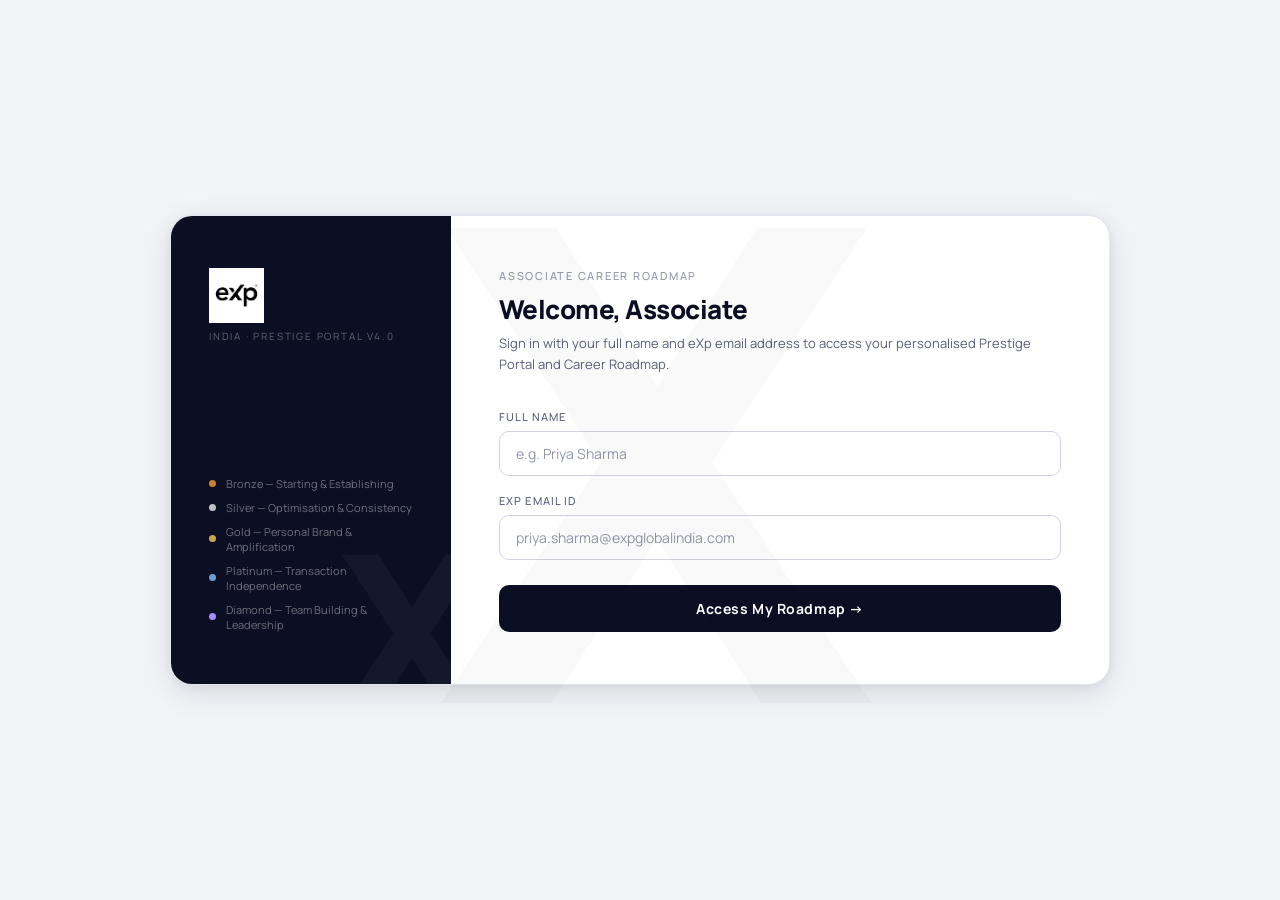
<file: index.html>
<!DOCTYPE html>
<html lang="en">
<head>
<meta charset="UTF-8">
<meta name="viewport" content="width=device-width, initial-scale=1.0">
<title>eXp India — Prestige Portal</title>
<link rel="preconnect" href="https://fonts.googleapis.com">
<link rel="preconnect" href="https://fonts.gstatic.com" crossorigin>
<link href="https://fonts.googleapis.com/css2?family=Manrope:wght@300;400;500;600;700;800&family=Roboto:wght@300;400;500&display=swap" rel="stylesheet">
<link rel="stylesheet" href="styles.css">
</head>
<body>

<div id="print-root"></div>

<!-- LOADING -->
<div id="loading">
  <img src="./logo.png" alt="eXp India Prestige" class="loading-logo"
    onerror="this.style.display='none';this.nextElementSibling.style.display='block'">
  <div class="ld-logo" style="display:none">e<em>X</em>p</div>
  <div class="ld-sub">Loading your roadmap…</div>
</div>

<!-- ═══════════════════════════════ LOGIN ═══════════════════════════════ -->
<div id="login-screen">
  <div class="lw">
    <div class="lb">
      <div>
        <img src="./logo.png" alt="eXp India Prestige" class="lb-logo"
          onerror="this.style.display='none';this.nextElementSibling.style.display='block'">
        <span class="lb-fb">e<em>X</em>p</span>
        <div class="lb-tag">India · Prestige Portal V4.0</div>
      </div>
      <div class="lb-tiers">
        <div class="lbt"><span class="tdot td-b"></span>Bronze — Starting &amp; Establishing</div>
        <div class="lbt"><span class="tdot td-s"></span>Silver — Optimisation &amp; Consistency</div>
        <div class="lbt"><span class="tdot td-g"></span>Gold — Personal Brand &amp; Amplification</div>
        <div class="lbt"><span class="tdot td-p"></span>Platinum — Transaction Independence</div>
        <div class="lbt"><span class="tdot td-d"></span>Diamond — Team Building &amp; Leadership</div>
      </div>
    </div>
    <div class="lf">
      <div class="lf-ey">Associate Career Roadmap</div>
      <div class="lf-h">Welcome, Associate</div>
      <div class="lf-sub">Sign in with your full name and eXp email address to access your personalised Prestige Portal and Career Roadmap.</div>
      <div class="fg"><label>Full Name</label>
        <input type="text" id="inp-name" placeholder="e.g. Priya Sharma" autocomplete="name"></div>
      <div class="fg"><label>eXp Email ID</label>
        <input type="email" id="inp-email" placeholder="priya.sharma@expglobalindia.com" autocomplete="email"></div>
      <button class="btn-login" id="btn-login">Access My Roadmap →</button>
      <div class="login-err" id="login-err">Associate not found. Please check your spelling or contact your Territory Manager.</div>
    </div>
  </div>
</div>

<!-- ═══════════════════════════════ DASHBOARD ═══════════════════════════════ -->
<div id="dashboard">
  <div class="topbar">
    <div class="wrap">
      <div class="topbar-in">
        <div class="topbar-left">
          <img src="./logo.png" alt="eXp India Prestige" class="tb-logo"
            onerror="this.style.display='none';this.nextElementSibling.style.display='block'">
          <span class="tb-fb">e<em>X</em>p</span>
          <div class="tb-div"></div>
          <span class="tb-sub">Prestige Portal</span>
        </div>
        <div class="topbar-right">
          <span id="tb-badge"></span>
          <button class="btn-out" id="btn-logout">Sign out</button>
        </div>
      </div>
    </div>
  </div>

  <!-- ORIENTATION MODE (Eligibility Gate — Block 1) -->
  <div id="orientation-mode" style="display:none">
    <div class="orientation-screen">
      <div class="orientation-card" id="gate-card"></div>
    </div>
  </div>

  <!-- FULL DASHBOARD (post-Launchpad) -->
  <div id="main-dashboard" style="display:none">
    <div class="wrap">

      <div class="demo-notice" id="demo-notice">
        ⚡ Preview mode — demo data. Place <strong>logo.png</strong> alongside this file and open locally to connect to live Google Sheets data.
      </div>

      <!-- IDENTITY CARD -->
      <div class="identity-card a1" id="identity-card">
        <div class="id-left">
          <div class="id-avatar" id="id-avatar">👤</div>
          <div class="id-text">
            <div class="id-eyebrow">Associate Identity</div>
            <div class="id-name" id="id-name">—</div>
            <div class="id-meta" id="id-meta"></div>
            <div id="id-context"></div>
          </div>
        </div>
        <div class="id-right">
          <div class="id-rank-block">
            <div class="id-badge-lbl">Honor Title</div>
            <div id="id-honor"></div>
          </div>
          <div class="id-rank-block">
            <div class="id-badge-lbl">Milestone Badge</div>
            <div id="id-badge-pill"></div>
          </div>
          <div id="id-support-tag"></div>
        </div>
      </div>

      <!-- JOURNEY MAP -->
      <div class="journey-map a2" id="journey-map"></div>

      <!-- CELEBRATION BANNER -->
      <div class="celebrate a3" id="celebrate" style="display:none">
        <div class="cel-text">
          <strong>🏆 Celebrate Your Achievement!</strong>
          <span id="cel-sub">Share your milestone badge on LinkedIn and Instagram.</span>
        </div>
        <button class="btn-cert" id="btn-open-cert">View My Certificate</button>
      </div>

      <!-- YOUR ACTIVE ARSENAL -->
      <div class="arsenal-wrap a3">
        <div class="sec-hdr">
          <div class="sec-title">Your Active Arsenal</div>
          <div class="sec-rule"></div>
          <div class="sec-tag">Rewards you have unlocked</div>
        </div>
        <div class="arsenal-card" id="arsenal-card"></div>
      </div>

      <!-- BRONZE / SILVER MISSION CONTROL — injected dynamically -->
      <div id="bronze-mission-control" style="display:none"></div>

      <!-- MISSION: GOLD+ generic pillar view -->
      <div class="mission-wrap a5" id="mission-section">
        <div class="sec-hdr">
          <div class="sec-title" id="mission-title">Your Next Mission</div>
          <div class="sec-rule"></div>
          <div class="sec-tag" id="mission-tag"></div>
        </div>

        <div id="welcome-banner" style="display:none"></div>

        <div class="kpi-banner" id="kpi-banner">
          <div class="kpi-icon">🎯</div>
          <div class="kpi-body">
            <div class="kpi-title" id="kpi-title">Mission KPIs</div>
            <div class="kpi-list" id="kpi-list"></div>
          </div>
        </div>

        <div class="prog-card" id="std-prog-card">
          <div class="prog-hdr">
            <div class="prog-title" id="prog-title">Mission Progress</div>
            <div class="prog-score"><span id="prog-num">0</span><sup>%</sup></div>
          </div>
          <div class="prog-track"><div class="prog-fill" id="prog-fill" style="width:0%"></div></div>
          <div class="prog-meta">
            <span class="prog-sub" id="prog-sub">Calculating…</span>
            <span class="prog-lbl" id="prog-lbl"></span>
          </div>
        </div>

        <div class="cta-review" id="cta-review" style="display:none">
          <div class="cta-text">
            <strong>🎉 Mission threshold reached!</strong>
            <span>Your profile is over 80% optimised. Request your Milestone Badge upgrade now.</span>
          </div>
          <button class="btn-review" id="btn-review">Request Milestone Review →</button>
        </div>

        <div id="pillars-container" class="a6"></div>
      </div>

      <!-- THE DIAMOND HORIZON — bottom anchor / north star -->
      <div class="horizon-wrap a4">
        <div class="sec-hdr">
          <div class="sec-title">The Diamond Horizon</div>
          <div class="sec-rule"></div>
          <div class="sec-tag">Your ultimate destination on the Prestige Ladder</div>
        </div>
        <div class="horizon-card" id="horizon-card"></div>
      </div>

    </div>
  </div>
</div><!-- /#dashboard -->

<!-- BLOCK 1 — ELIGIBILITY GATE MODAL -->
<dialog id="gate-modal">
  <div class="gm-inner">
    <div class="gm-head">
      <div>
        <div class="gm-title">Submit Missing Deliverables</div>
        <div class="gm-sub">Provide the links below. Our team will verify within 72 hours and unlock your dashboard.</div>
      </div>
      <button class="gm-close" aria-label="Close" onclick="closeGateModal()">✕</button>
    </div>
    <div id="gm-body"></div>
    <div class="gm-divider"></div>
    <div class="gm-footer">
      <button class="btn-gm-cancel" id="btn-gm-cancel">Cancel</button>
      <button class="btn-gm-submit" id="btn-gm-submit">Submit Deliverables →</button>
    </div>
    <div class="gm-err" id="gm-err"></div>
  </div>
</dialog>

<!-- BLOCK 2 — RESOURCE MODAL (Bronze Mission Control) -->
<dialog id="resource-modal">
  <div class="rm-inner">
    <div class="rm-head">
      <div>
        <div class="rm-title" id="rm-title">Resource Hub</div>
        <div class="rm-sub" id="rm-sub">Training materials for this mission</div>
      </div>
      <button class="rm-close" aria-label="Close" id="btn-rm-close">✕</button>
    </div>
    <div class="rm-tabs">
      <button class="rm-tab active" data-tab="watch" id="rm-tab-watch">▶ Watch</button>
      <button class="rm-tab" data-tab="read" id="rm-tab-read">📖 Read</button>
    </div>
    <div class="rm-body" id="rm-body-watch">
      <div class="rm-video-placeholder" id="rm-video-placeholder">
        <div class="rm-play-icon">▶</div>
        <div class="rm-video-title" id="rm-video-title">60-second branding guide</div>
        <div class="rm-video-sub">Video tutorial — drop the real link in to activate</div>
        <a class="rm-video-btn" id="rm-video-link" href="#" target="_blank">Watch on YouTube →</a>
      </div>
    </div>
    <div class="rm-body" id="rm-body-read" style="display:none">
      <div class="rm-guide" id="rm-guide-content"></div>
    </div>
  </div>
</dialog>

<!-- BLOCK 2 — EVIDENCE SUBMISSION MODAL -->
<dialog id="evidence-modal">
  <div class="ev-inner">
    <div class="ev-head">
      <div>
        <div class="ev-title">Submit Evidence</div>
        <div class="ev-sub" id="ev-task-label">Paste the link to your completed task below.</div>
      </div>
      <button class="ev-close" id="ev-close" aria-label="Close">✕</button>
    </div>
    <div class="ev-body">
      <label class="ev-label">Profile / Task URL</label>
      <input class="ev-input" id="ev-url-input" type="url"
        placeholder="https://instagram.com/yourprofile or paste any link…"
        autocomplete="off" spellcheck="false">
      <div class="ev-hint">Our team reviews within 72 hours. You'll be notified on WhatsApp.</div>
    </div>
    <div class="ev-footer">
      <button class="ev-cancel" id="ev-btn-cancel">Cancel</button>
      <button class="ev-submit" id="ev-btn-send">Send for Verification →</button>
    </div>
  </div>
</dialog>

<script src="core.js"></script>
<script src="blocks/block1-gate.js"></script>
<script src="blocks/block2-bronze.js"></script>
<script src="blocks/block3-silver.js"></script>
</body>
</html>
</file>
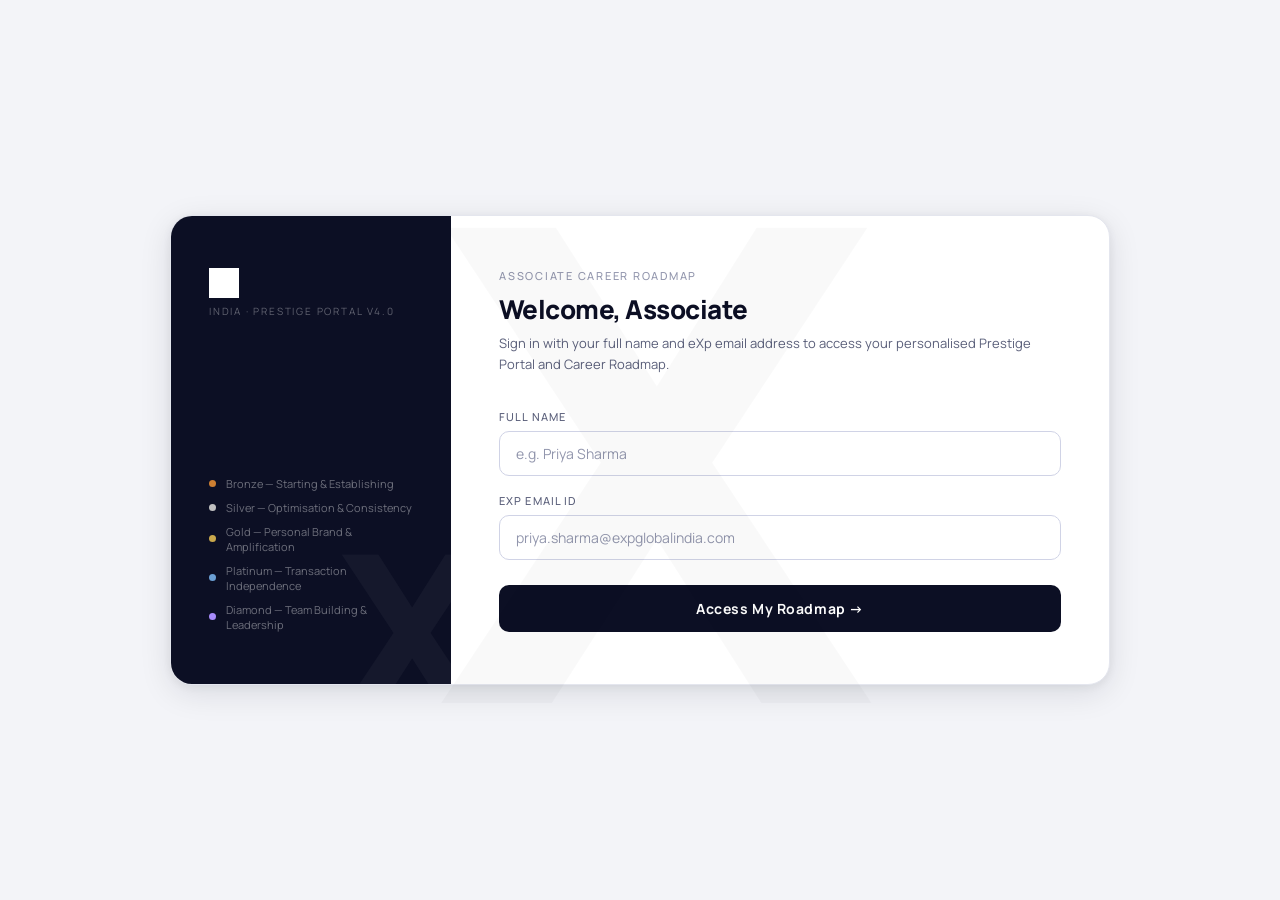
<file: index_backup_working.html>
<!DOCTYPE html>
<html lang="en">
<head>
<meta charset="UTF-8">
<meta name="viewport" content="width=device-width, initial-scale=1.0">
<title>eXp India — Prestige Portal</title>
<link rel="preconnect" href="https://fonts.googleapis.com">
<link rel="preconnect" href="https://fonts.gstatic.com" crossorigin>
<link href="https://fonts.googleapis.com/css2?family=Manrope:wght@300;400;500;600;700;800&family=Roboto:wght@300;400;500&display=swap" rel="stylesheet">
<style>
/* ═══════════════════════════════════════════
   TOKENS
═══════════════════════════════════════════ */
:root {
  --navy:     #0c0f24;
  --navy-mid: #1c2040;
  --navy-lt:  #2d3360;
  --white:    #ffffff;
  --bg:       #f3f4f8;
  --card:     #ffffff;
  --bdr:      #e4e6ee;
  --bdr-mid:  #d0d3e6;
  --t1: #0c0f24; --t2: #5a5f7a; --t3: #9296ad;
  --ok:  #16a34a; --ok-bg:  #f0fdf4; --ok-bdr:  #bbf7d0;
  --err: #dc2626; --err-bg: #fef2f2; --err-bdr: #fecaca;
  --warn:#d97706; --warn-bg:#fffbeb; --warn-bdr:#fde68a;
  --gold:#c9a84c; --gold-bg:#fef9ec; --gold-bdr:#f0d080;
  --sh-xs: 0 1px 3px rgba(12,15,36,.05);
  --sh-sm: 0 2px 8px rgba(12,15,36,.07),0 1px 3px rgba(12,15,36,.04);
  --sh-md: 0 4px 16px rgba(12,15,36,.09),0 1px 4px rgba(12,15,36,.04);
  --sh-lg: 0 8px 32px rgba(12,15,36,.11),0 2px 8px rgba(12,15,36,.06);
  --prog: linear-gradient(90deg,#506caa,#91a3c9);
  --id-glow: none;
}
.premium-theme {
  --prog: linear-gradient(90deg,#c9a84c,#f0d080);
  --id-glow: 0 0 0 1px #e8c94a, 0 8px 32px rgba(201,168,76,.16);
}

/* ═══════════════════════════════════════════
   RESET & BASE
═══════════════════════════════════════════ */
*,*::before,*::after{box-sizing:border-box;margin:0;padding:0}
html{scroll-behavior:smooth}
body{font-family:'Manrope',sans-serif;font-size:14px;font-weight:400;
  background:var(--bg);color:var(--t1);min-height:100vh;-webkit-font-smoothing:antialiased}
body::before{content:'X';position:fixed;top:50%;left:50%;
  transform:translate(-50%,-50%);font-family:'Manrope',sans-serif;font-weight:800;
  font-size:clamp(260px,52vw,660px);color:rgba(12,15,36,.023);
  pointer-events:none;user-select:none;z-index:0;letter-spacing:-.05em;line-height:1}
.wrap{max-width:1100px;margin:0 auto;padding:0 28px;position:relative;z-index:1}

/* ═══════════════════════════════════════════
   LOADING
═══════════════════════════════════════════ */
#loading{position:fixed;inset:0;background:#fff;display:none;
  flex-direction:column;align-items:center;justify-content:center;gap:16px;z-index:9999}
.ld-logo{font-family:'Manrope',sans-serif;font-weight:800;font-size:52px;
  color:var(--navy);letter-spacing:-.04em;animation:breathe 1.6s ease-in-out infinite}
.ld-logo em{font-style:italic;letter-spacing:-.07em}
.ld-sub{font-size:11px;color:var(--t3);letter-spacing:.15em;text-transform:uppercase}
@keyframes breathe{0%,100%{opacity:.3;transform:scale(.95)}50%{opacity:1;transform:scale(1.05)}}

/* ═══════════════════════════════════════════
   LOGIN
═══════════════════════════════════════════ */
#login-screen{min-height:100vh;display:flex;align-items:center;
  justify-content:center;padding:40px 24px}
.lw{display:flex;width:100%;max-width:940px;background:var(--card);
  border:1px solid var(--bdr);border-radius:22px;overflow:hidden;box-shadow:var(--sh-lg)}
.lb{width:280px;flex-shrink:0;background:var(--navy);padding:52px 38px;
  display:flex;flex-direction:column;justify-content:space-between;
  position:relative;overflow:hidden}
.lb::after{content:'X';position:absolute;bottom:-55px;right:-35px;
  font-family:'Manrope',sans-serif;font-weight:800;font-size:220px;
  color:rgba(255,255,255,.04);line-height:1;user-select:none}
.lb-logo{height:30px;width:auto;max-width:180px;object-fit:contain;object-position:left center;filter:brightness(0) invert(1);display:block;flex-shrink:0}
.lb-fb{display:none;font-family:'Manrope',sans-serif;font-weight:800;
  font-size:26px;color:#fff;letter-spacing:-.03em}
.lb-fb em{font-style:italic;letter-spacing:-.07em}
.lb-tag{font-size:10px;color:rgba(255,255,255,.35);letter-spacing:.18em;
  text-transform:uppercase;margin-top:6px}
.lb-tiers{display:flex;flex-direction:column;gap:9px}
.lbt{display:flex;align-items:center;gap:10px;font-size:11px;color:rgba(255,255,255,.4)}
.tdot{width:7px;height:7px;border-radius:50%;flex-shrink:0}
.td-b{background:#cd7f32}.td-s{background:#c0c0c0}.td-g{background:#c9a84c}
.td-p{background:#6b9fd4}.td-d{background:#a78bfa}
.lf{flex:1;padding:52px 48px}
.lf-ey{font-size:11px;font-weight:500;letter-spacing:.16em;text-transform:uppercase;
  color:var(--t3);margin-bottom:8px}
.lf-h{font-family:'Manrope',sans-serif;font-weight:800;font-size:26px;
  color:var(--navy);letter-spacing:-.02em;margin-bottom:6px}
.lf-sub{font-size:13px;color:var(--t2);line-height:1.6;margin-bottom:34px}
.fg{margin-bottom:17px}
.fg label{display:block;font-size:11px;font-weight:500;letter-spacing:.1em;
  text-transform:uppercase;color:var(--t2);margin-bottom:7px}
.fg input{width:100%;border:1px solid var(--bdr-mid);border-radius:10px;
  padding:12px 16px;font-family:'Manrope',sans-serif;font-size:14px;
  color:var(--navy);background:var(--white);outline:none;
  transition:border-color .2s,box-shadow .2s}
.fg input::placeholder{color:var(--t3)}
.fg input:focus{border-color:var(--navy-lt);box-shadow:0 0 0 3px rgba(12,15,36,.07)}
.btn-login{width:100%;background:var(--navy);color:#fff;border:none;
  border-radius:10px;padding:14px;font-family:'Manrope',sans-serif;
  font-weight:700;font-size:14px;letter-spacing:.04em;cursor:pointer;
  margin-top:8px;transition:background .2s,transform .1s}
.btn-login:hover{background:var(--navy-mid)}.btn-login:active{transform:scale(.99)}
.login-err{background:var(--err-bg);border:1px solid var(--err-bdr);
  border-radius:10px;padding:11px 16px;font-size:13px;color:var(--err);
  margin-top:14px;display:none}

/* ═══════════════════════════════════════════
   TOPBAR
═══════════════════════════════════════════ */
#dashboard{display:none;padding-bottom:100px}
.topbar{background:#fff;border-bottom:1px solid var(--bdr);
  position:sticky;top:0;z-index:100}
.topbar-in{display:flex;align-items:center;justify-content:space-between;height:66px}
.topbar-left{display:flex;align-items:center;gap:14px}
.tb-logo{height:34px;width:auto;max-width:200px;object-fit:contain;object-position:left center;display:block;flex-shrink:0}
.tb-fb{display:none;font-family:'Manrope',sans-serif;font-weight:800;
  font-size:20px;color:var(--navy);letter-spacing:-.02em}
.tb-fb em{font-style:italic;letter-spacing:-.07em}
.tb-div{width:1px;height:20px;background:var(--bdr)}
.tb-sub{font-size:11px;font-weight:500;letter-spacing:.12em;
  text-transform:uppercase;color:var(--t3)}
.topbar-right{display:flex;align-items:center;gap:10px}
.btn-out{background:transparent;border:1px solid var(--bdr-mid);color:var(--t2);
  border-radius:8px;padding:6px 14px;font-size:12px;cursor:pointer;transition:all .2s}
.btn-out:hover{border-color:var(--navy);color:var(--navy);background:var(--bg)}

/* Badge pills */
.bp,.bp-sm{border-radius:100px;font-family:'Manrope',sans-serif;font-weight:700;
  letter-spacing:.06em;text-transform:uppercase;display:inline-flex;align-items:center;gap:6px}
.bp    {padding:9px 22px;font-size:13px}
.bp-sm {padding:5px 13px;font-size:11px;display:inline-block}
.bp-bronze  {background:linear-gradient(135deg,#cd7f32,#e8a26a);color:#3d1f00}
.bp-silver  {background:linear-gradient(135deg,#9e9e9e,#e0e0e0);color:#2a2a2a}
.bp-gold    {background:linear-gradient(135deg,#c9a84c,#f5d88a);color:#2d1f00}
.bp-platinum{background:linear-gradient(135deg,#6b9fd4,#b8d4f0);color:#0d1f3d}
.bp-diamond {background:linear-gradient(135deg,#7c3aed,#a78bfa);color:#1a0d2e}

/* ═══════════════════════════════════════════
   ORIENTATION / LAUNCHPAD GATE
═══════════════════════════════════════════ */
.orientation-screen{
  min-height:calc(100vh - 66px);
  display:flex;align-items:center;justify-content:center;padding:60px 24px}
.orientation-card{
  background:var(--card);border:2px dashed var(--bdr-mid);
  border-radius:20px;padding:56px 48px;text-align:center;
  max-width:560px;width:100%;box-shadow:var(--sh-sm)}
.or-icon{font-size:56px;margin-bottom:20px}
.or-heading{font-family:'Manrope',sans-serif;font-weight:800;font-size:24px;
  color:var(--navy);letter-spacing:-.02em;margin-bottom:10px}
.or-sub{font-size:14px;color:var(--t2);line-height:1.7;margin-bottom:28px}
.or-badge{display:inline-flex;align-items:center;gap:8px;
  background:var(--bg);border:1px solid var(--bdr);border-radius:100px;
  padding:8px 20px;font-size:13px;font-weight:600;color:var(--t2);margin-bottom:28px}
.or-steps{text-align:left;background:var(--bg);border:1px solid var(--bdr);
  border-radius:12px;padding:20px 24px;margin-bottom:28px}
.or-step{display:flex;align-items:flex-start;gap:12px;margin-bottom:12px}
.or-step:last-child{margin-bottom:0}
.or-step-num{width:22px;height:22px;border-radius:50%;background:var(--navy);
  color:#fff;font-size:11px;font-weight:700;flex-shrink:0;
  display:flex;align-items:center;justify-content:center;margin-top:1px}
.or-step-txt{font-size:13px;color:var(--t2);line-height:1.5}
.or-step-txt strong{color:var(--navy);font-weight:600}
.btn-launchpad{background:var(--navy);color:#fff;border:none;border-radius:10px;
  padding:12px 28px;font-family:'Manrope',sans-serif;font-weight:700;font-size:14px;
  cursor:pointer;transition:background .2s}
.btn-launchpad:hover{background:var(--navy-mid)}

/* ── Blurred dashboard (FOMO state) ── */
.gate-blurred{
  filter:blur(10px) brightness(0.8);
  pointer-events:none;
  user-select:none;
  overflow:hidden;
  max-height:calc(100vh - 66px)}

/* ── Fixed FOMO overlay ── */
.gate-overlay{
  position:fixed;top:66px;left:0;right:0;bottom:0;
  z-index:200;
  display:flex;align-items:center;justify-content:center;
  padding:24px;
  background:rgba(12,15,36,.52);
  backdrop-filter:blur(3px)}

/* ── Big decorative padlock behind card ── */
.gate-bg-lock{
  position:absolute;
  width:260px;height:260px;
  opacity:.1;
  pointer-events:none;user-select:none;
  top:50%;left:50%;
  transform:translate(-50%,-50%);
  color:#fff;
  filter:drop-shadow(0 0 48px rgba(255,255,255,.25))}

/* ── Premium lock card (glassmorphism) ── */
.gate-overlay-card{
  background:rgba(255,255,255,.82);
  backdrop-filter:blur(24px) saturate(160%);
  -webkit-backdrop-filter:blur(24px) saturate(160%);
  border:1px solid rgba(255,255,255,.55);
  border-radius:22px;
  padding:48px 40px 40px;
  max-width:460px;width:100%;
  text-align:center;
  box-shadow:0 32px 64px rgba(12,15,36,.35),0 8px 24px rgba(12,15,36,.18);
  position:relative;z-index:1;
  animation:gate-in .3s cubic-bezier(.22,1,.36,1)}
@keyframes gate-in{from{opacity:0;transform:translateY(18px) scale(.97)}to{opacity:1;transform:none}}
.gate-ov-icon{font-size:52px;margin-bottom:18px;line-height:1}
.gate-ov-heading{font-family:'Manrope',sans-serif;font-weight:800;font-size:21px;
  color:var(--navy);letter-spacing:-.02em;margin-bottom:8px}
.gate-ov-sub{font-size:13px;color:var(--t2);line-height:1.65;margin-bottom:24px}

/* Gate status checklist */
.gate-status-list{text-align:left;background:var(--bg);border:1px solid var(--bdr);
  border-radius:14px;padding:6px 0;margin-bottom:24px;overflow:hidden}
.gate-item{display:flex;align-items:center;gap:14px;padding:13px 20px;
  border-bottom:1px solid var(--bdr)}
.gate-item:last-child{border-bottom:none}
.gate-item-icon{width:32px;height:32px;border-radius:50%;flex-shrink:0;font-size:14px;
  display:flex;align-items:center;justify-content:center;font-weight:700}
.gate-item-icon.ok  {background:var(--ok-bg);color:var(--ok);border:1px solid var(--ok-bdr)}
.gate-item-icon.miss{background:var(--err-bg);color:var(--err);border:1px solid var(--err-bdr)}
.gate-item-body{flex:1}
.gate-item-label{font-size:13px;font-weight:600;color:var(--navy);margin-bottom:2px}
.gate-item-status{font-size:11px;font-weight:500;letter-spacing:.06em;text-transform:uppercase}
.gate-item-status.ok  {color:var(--ok)}
.gate-item-status.miss{color:var(--err)}

/* Gate CTA */
.btn-gate-submit{background:var(--navy);color:#fff;border:none;border-radius:10px;
  padding:13px 32px;font-family:'Manrope',sans-serif;font-weight:700;font-size:14px;
  cursor:pointer;transition:background .2s,transform .1s;width:100%}
.btn-gate-submit:hover{background:var(--navy-mid)}
.btn-gate-submit:active{transform:scale(.99)}

/* Gate under-review state */
.gate-review-notice{background:var(--warn-bg);border:1px solid var(--warn-bdr);
  border-radius:10px;padding:14px 18px;font-size:13px;color:var(--warn);
  display:flex;align-items:center;gap:10px;margin-top:0;text-align:left}
.gate-review-notice strong{color:#92400e}

/* Gate modal */
#gate-modal{border:none;border-radius:20px;padding:0;max-width:520px;width:calc(100% - 48px);
  box-shadow:var(--sh-lg)}
#gate-modal::backdrop{background:rgba(12,15,36,.55);backdrop-filter:blur(4px)}
.gm-inner{padding:40px 40px 32px}
.gm-head{display:flex;align-items:flex-start;justify-content:space-between;margin-bottom:24px;gap:12px}
.gm-title{font-family:'Manrope',sans-serif;font-weight:800;font-size:20px;
  color:var(--navy);letter-spacing:-.02em}
.gm-sub{font-size:13px;color:var(--t2);line-height:1.6;margin-top:4px}
.gm-close{background:var(--bg);border:1px solid var(--bdr);border-radius:8px;
  width:32px;height:32px;display:flex;align-items:center;justify-content:center;
  cursor:pointer;font-size:16px;flex-shrink:0;color:var(--t2);transition:all .15s}
.gm-close:hover{background:var(--err-bg);border-color:var(--err-bdr);color:var(--err)}
.gm-field{margin-bottom:18px}
.gm-field label{display:block;font-size:11px;font-weight:600;letter-spacing:.1em;
  text-transform:uppercase;color:var(--t2);margin-bottom:7px}
.gm-field input,.gm-field textarea{width:100%;border:1px solid var(--bdr-mid);border-radius:10px;
  padding:11px 15px;font-family:'Manrope',sans-serif;font-size:14px;color:var(--navy);
  background:var(--white);outline:none;transition:border-color .2s,box-shadow .2s;resize:none}
.gm-field input::placeholder,.gm-field textarea::placeholder{color:var(--t3)}
.gm-field input:focus,.gm-field textarea:focus{border-color:var(--navy-lt);
  box-shadow:0 0 0 3px rgba(12,15,36,.07)}
.gm-divider{height:1px;background:var(--bdr);margin:20px -40px 24px}
.gm-footer{display:flex;gap:10px}
.btn-gm-cancel{flex:1;background:var(--bg);color:var(--t2);border:1px solid var(--bdr-mid);
  border-radius:10px;padding:12px;font-family:'Manrope',sans-serif;font-weight:600;
  font-size:14px;cursor:pointer;transition:all .2s}
.btn-gm-cancel:hover{border-color:var(--navy);color:var(--navy)}
.btn-gm-submit{flex:2;background:var(--navy);color:#fff;border:none;border-radius:10px;
  padding:12px;font-family:'Manrope',sans-serif;font-weight:700;font-size:14px;
  cursor:pointer;transition:background .2s}
.btn-gm-submit:hover{background:var(--navy-mid)}
.btn-gm-submit:disabled{opacity:.5;cursor:not-allowed}
.gm-err{background:var(--err-bg);border:1px solid var(--err-bdr);border-radius:8px;
  padding:10px 14px;font-size:13px;color:var(--err);margin-top:12px;display:none}

/* ═══════════════════════════════════════════
   IDENTITY CARD
═══════════════════════════════════════════ */
.identity-card{background:var(--card);border:1px solid var(--bdr);
  border-radius:20px;padding:30px 34px;
  box-shadow:var(--id-glow,var(--sh-sm));
  margin-bottom:24px;display:flex;
  align-items:flex-start;justify-content:space-between;gap:24px;flex-wrap:wrap}
.id-left{display:flex;align-items:flex-start;gap:20px}
.id-avatar{width:72px;height:72px;border-radius:50%;flex-shrink:0;
  background:linear-gradient(135deg,var(--bg),var(--bdr));
  border:2px solid var(--bdr);display:flex;align-items:center;
  justify-content:center;font-size:28px;color:var(--t3)}
.id-text{}
.id-eyebrow{font-size:10px;font-weight:500;letter-spacing:.16em;
  text-transform:uppercase;color:var(--t3);margin-bottom:4px}
.id-name{font-family:'Manrope',sans-serif;font-weight:800;
  font-size:clamp(22px,3vw,34px);color:var(--navy);
  letter-spacing:-.025em;line-height:1.1;margin-bottom:12px}
.id-meta{display:flex;flex-wrap:wrap;gap:7px;margin-bottom:10px}
.mpill{display:inline-flex;align-items:center;gap:5px;background:var(--bg);
  border:1px solid var(--bdr);border-radius:100px;padding:4px 13px;
  font-size:12px;color:var(--t2)}
.id-context{font-size:13px;color:var(--t2);line-height:1.65;max-width:500px;margin-top:8px}
.id-right{display:flex;flex-direction:column;align-items:flex-end;gap:12px;flex-shrink:0}
.id-rank-block{display:flex;flex-direction:column;align-items:flex-end;gap:5px}
.id-badge-lbl{font-size:10px;font-weight:500;letter-spacing:.16em;
  text-transform:uppercase;color:var(--t3)}
.id-honor{display:inline-flex;align-items:center;gap:6px;background:var(--navy);
  color:#fff;border-radius:100px;padding:6px 16px;font-family:'Manrope',sans-serif;
  font-weight:600;font-size:12px;letter-spacing:.03em}
.id-support-tag{display:inline-flex;align-items:center;gap:6px;
  background:var(--bg);border:1px solid var(--bdr);border-radius:100px;
  padding:5px 13px;font-size:11px;color:var(--t2);font-weight:500;margin-top:4px}
.id-support-dot{width:6px;height:6px;border-radius:50%;background:var(--ok)}

/* ═══════════════════════════════════════════
   PRESTIGE JOURNEY MAP
═══════════════════════════════════════════ */
.journey-map{background:var(--card);border:1px solid var(--bdr);
  border-radius:16px;padding:22px 28px;box-shadow:var(--sh-xs);margin-bottom:24px}
.jm-label{font-size:10px;font-weight:600;letter-spacing:.18em;
  text-transform:uppercase;color:var(--t3);margin-bottom:18px}
.jm-track{display:flex;align-items:center;position:relative}
.jm-step{flex:1;display:flex;flex-direction:column;align-items:center;gap:9px;position:relative;z-index:1}
.jm-node{width:50px;height:50px;border-radius:50%;display:flex;align-items:center;
  justify-content:center;font-size:22px;border:2px solid var(--bdr);
  background:var(--card);position:relative;transition:all .3s}
.jm-node.done{border-color:var(--ok-bdr);background:var(--ok-bg)}
.jm-node.done::after{content:'✓';position:absolute;bottom:-3px;right:-3px;
  width:18px;height:18px;border-radius:50%;background:var(--ok);color:#fff;
  font-size:10px;font-weight:700;border:2px solid #fff;
  display:flex;align-items:center;justify-content:center}
.jm-node.current{border-width:3px;transform:scale(1.18)}
.jm-node.current.bronze  {border-color:#cd7f32;background:linear-gradient(135deg,#f5e6d0,#f0d0b0);box-shadow:0 4px 16px rgba(205,127,50,.25)}
.jm-node.current.silver  {border-color:#9e9e9e;background:linear-gradient(135deg,#f0f0f0,#e0e0e0);box-shadow:0 4px 16px rgba(160,160,160,.2)}
.jm-node.current.gold    {border-color:#c9a84c;background:linear-gradient(135deg,#fef3d0,#f5e098);box-shadow:0 4px 20px rgba(201,168,76,.3)}
.jm-node.current.platinum{border-color:#6b9fd4;background:linear-gradient(135deg,#e0ecf8,#c0d8f0);box-shadow:0 4px 16px rgba(107,159,212,.25)}
.jm-node.current.diamond {border-color:#7c3aed;background:linear-gradient(135deg,#ede0ff,#d8c0f8);box-shadow:0 4px 16px rgba(124,58,237,.25)}
.jm-node.future{opacity:.3;filter:grayscale(1)}
.jm-label-name{font-family:'Manrope',sans-serif;font-weight:600;font-size:11px;
  color:var(--t2);text-align:center}
.jm-label-name.current-lbl{color:var(--navy);font-weight:700}
.jm-label-name.future-lbl{opacity:.4}
.jm-conn{flex:0 0 auto;position:relative;z-index:0;width:36px;height:2px;
  background:var(--bdr);margin-top:-12px;transition:background .3s}
.jm-conn.done-line{background:var(--ok-bdr)}

/* ═══════════════════════════════════════════
   SUPPORT EVOLUTION BADGE
═══════════════════════════════════════════ */
.support-badge{background:var(--card);border:1px solid var(--bdr);
  border-radius:12px;padding:14px 20px;display:flex;align-items:center;
  gap:14px;box-shadow:var(--sh-xs);margin-bottom:24px}
.sb-icon{font-size:22px;flex-shrink:0}
.sb-body{flex:1}
.sb-title{font-family:'Manrope',sans-serif;font-weight:700;font-size:13px;color:var(--navy);margin-bottom:2px}
.sb-desc{font-size:12px;color:var(--t2);line-height:1.5}
.sb-tag{font-size:11px;font-weight:600;letter-spacing:.07em;text-transform:uppercase;
  padding:3px 10px;border-radius:100px;white-space:nowrap;flex-shrink:0}
.sb-tag.works-for{background:var(--ok-bg);color:var(--ok);border:1px solid var(--ok-bdr)}
.sb-tag.works-with{background:#e8f4ff;color:#2563eb;border:1px solid #bfdbfe}
.sb-tag.partners{background:linear-gradient(135deg,#fef3d0,#f5e098);color:#92400e;border:1px solid var(--gold-bdr)}

/* ═══════════════════════════════════════════
   CELEBRATION BANNER
═══════════════════════════════════════════ */
.celebrate{background:linear-gradient(135deg,#fef9ec,#fffdf5);
  border:1px solid var(--gold-bdr);border-radius:14px;padding:20px 24px;
  display:flex;align-items:center;justify-content:space-between;
  gap:16px;flex-wrap:wrap;margin-bottom:20px}
.cel-text strong{display:block;font-family:'Manrope',sans-serif;font-size:16px;
  font-weight:800;color:var(--navy);margin-bottom:3px}
.cel-text span{font-size:13px;color:var(--t2)}
.btn-cert{background:linear-gradient(135deg,#c9a84c,#f0d080);color:#2d1f00;border:none;
  border-radius:10px;padding:11px 22px;font-family:'Manrope',sans-serif;font-weight:700;
  font-size:13px;cursor:pointer;white-space:nowrap;
  box-shadow:0 2px 10px rgba(201,168,76,.35);transition:opacity .2s,transform .1s}
.btn-cert:hover{opacity:.9}.btn-cert:active{transform:scale(.98)}

/* ═══════════════════════════════════════════
   SECTION HEADERS
═══════════════════════════════════════════ */
.sec-hdr{display:flex;align-items:center;gap:14px;margin-bottom:16px}
.sec-title{font-family:'Manrope',sans-serif;font-weight:700;font-size:16px;
  color:var(--navy);white-space:nowrap}
.sec-rule{flex:1;height:1px;background:var(--bdr)}
.sec-tag{font-size:11px;color:var(--t3);white-space:nowrap;font-weight:500}

/* ═══════════════════════════════════════════
   SECTION A: ARSENAL
═══════════════════════════════════════════ */
.arsenal-wrap{margin-bottom:28px}
.arsenal-card{background:var(--card);border:1px solid var(--bdr);
  border-radius:16px;padding:26px 30px;box-shadow:var(--sh-xs);
  display:flex;gap:24px;flex-wrap:wrap}
.premium-theme .arsenal-card{border-color:var(--gold-bdr);
  box-shadow:0 4px 20px rgba(201,168,76,.1)}
.ars-col{display:flex;flex-direction:column;align-items:center;gap:10px;
  min-width:90px;flex-shrink:0}
.ars-icon{width:68px;height:68px;border-radius:16px;display:flex;
  align-items:center;justify-content:center;font-size:30px}
.ai-bronze  {background:linear-gradient(135deg,#f5e6d0,#f0d0b0);box-shadow:0 4px 12px rgba(205,127,50,.2)}
.ai-silver  {background:linear-gradient(135deg,#f0f0f0,#e0e0e0);box-shadow:0 4px 12px rgba(160,160,160,.2)}
.ai-gold    {background:linear-gradient(135deg,#fef3d0,#f5e098);box-shadow:0 4px 12px rgba(201,168,76,.22)}
.ai-platinum{background:linear-gradient(135deg,#e0ecf8,#c0d8f0);box-shadow:0 4px 12px rgba(107,159,212,.2)}
.ai-diamond {background:linear-gradient(135deg,#ede0ff,#d8c0f8);box-shadow:0 4px 12px rgba(124,58,237,.2)}
.ars-badge-nm{font-family:'Manrope',sans-serif;font-weight:700;font-size:11px;
  letter-spacing:.07em;text-transform:uppercase;color:var(--t2);text-align:center}
.ars-content{flex:1;min-width:180px}
.ars-h{font-family:'Manrope',sans-serif;font-weight:800;font-size:16px;
  color:var(--navy);margin-bottom:4px}
.ars-sub{font-size:12px;color:var(--t2);line-height:1.5;margin-bottom:16px}
.perks-grid{display:grid;grid-template-columns:repeat(auto-fill,minmax(195px,1fr));gap:9px}
.pk{display:flex;align-items:flex-start;gap:10px;padding:11px 13px;
  background:var(--bg);border:1px solid var(--bdr);border-radius:10px}
.pk-i{font-size:15px;flex-shrink:0;margin-top:1px}
.pk-t strong{display:block;font-family:'Manrope',sans-serif;font-weight:600;
  font-size:12px;color:var(--navy);margin-bottom:2px}
.pk-t span{font-size:11px;color:var(--t3);line-height:1.35}

/* ═══════════════════════════════════════════
   SECTION B: HORIZON (Diamond)
═══════════════════════════════════════════ */
.horizon-wrap{margin-bottom:28px}
.horizon-card{background:var(--card);border:1px solid var(--bdr);
  border-radius:16px;overflow:hidden;box-shadow:var(--sh-xs)}
.hz-hdr{background:linear-gradient(135deg,#1a0d2e,#2d1a50);
  padding:22px 30px;display:flex;align-items:center;
  justify-content:space-between;gap:16px;flex-wrap:wrap}
.hz-ey{font-size:10px;font-weight:500;letter-spacing:.2em;text-transform:uppercase;
  color:rgba(255,255,255,.4);margin-bottom:6px}
.hz-title{font-family:'Manrope',sans-serif;font-weight:800;font-size:20px;color:#fff;letter-spacing:-.02em}
.hz-lock{display:flex;align-items:center;gap:7px;font-size:11px;font-weight:600;
  letter-spacing:.09em;text-transform:uppercase;color:rgba(255,255,255,.4);
  background:rgba(255,255,255,.07);border:1px solid rgba(255,255,255,.12);
  border-radius:100px;padding:5px 13px}
.hz-body{padding:22px 30px}
.hz-desc{font-size:13px;color:var(--t2);line-height:1.7;margin-bottom:18px;max-width:560px}
.diamond-perks{display:grid;grid-template-columns:repeat(auto-fill,minmax(190px,1fr));gap:9px}
.dp{display:flex;align-items:flex-start;gap:10px;padding:11px 13px;
  background:var(--bg);border:1px solid var(--bdr);border-radius:10px;
  filter:blur(2px);user-select:none;pointer-events:none}
.dp-i{font-size:15px;flex-shrink:0;opacity:.4}
.dp-t strong{display:block;font-family:'Manrope',sans-serif;font-weight:600;
  font-size:12px;color:var(--navy);margin-bottom:2px}
.dp-t span{font-size:11px;color:var(--t3);line-height:1.35}
.hz-footer{padding:13px 30px;background:var(--bg);border-top:1px solid var(--bdr);
  font-size:12px;color:var(--t3)}

/* ═══════════════════════════════════════════
   PROGRESS BAR
═══════════════════════════════════════════ */
.prog-card{background:var(--card);border:1px solid var(--bdr);border-radius:14px;
  box-shadow:var(--sh-xs);padding:22px 28px;margin-bottom:14px}
.premium-theme .prog-card{border-color:var(--gold-bdr)}
.prog-hdr{display:flex;align-items:center;justify-content:space-between;
  margin-bottom:14px;flex-wrap:wrap;gap:10px}
.prog-title{font-family:'Manrope',sans-serif;font-weight:700;font-size:14px;color:var(--navy)}
.prog-score{font-family:'Manrope',sans-serif;font-weight:800;font-size:26px;
  color:var(--navy);letter-spacing:-.02em}
.prog-score sup{font-size:13px;font-weight:600;vertical-align:super;color:var(--t2)}
.prog-track{height:8px;background:var(--bg);border:1px solid var(--bdr);
  border-radius:100px;overflow:hidden;margin-bottom:9px}
.prog-fill{height:100%;border-radius:100px;background:var(--prog);
  transition:width 1.1s cubic-bezier(.4,0,.2,1)}
.prog-meta{display:flex;align-items:center;justify-content:space-between;
  flex-wrap:wrap;gap:8px}
.prog-sub{font-size:12px;color:var(--t3)}
.prog-lbl{font-size:12px;font-weight:500;color:var(--t2)}

/* ═══════════════════════════════════════════
   REVIEW CTA
═══════════════════════════════════════════ */
.cta-review{background:var(--gold-bg);border:1px solid var(--gold-bdr);
  border-radius:14px;padding:18px 22px;display:flex;align-items:center;
  justify-content:space-between;gap:16px;flex-wrap:wrap;margin-bottom:14px}
.cta-text strong{display:block;font-family:'Manrope',sans-serif;font-size:14px;
  font-weight:700;color:var(--navy);margin-bottom:3px}
.cta-text span{font-size:13px;color:var(--t2)}
.btn-review{background:var(--navy);color:#fff;border:none;border-radius:10px;
  padding:10px 20px;font-family:'Manrope',sans-serif;font-weight:700;
  font-size:13px;cursor:pointer;white-space:nowrap;transition:background .2s,transform .1s}
.btn-review:hover{background:var(--navy-mid)}.btn-review:active{transform:scale(.98)}

/* ═══════════════════════════════════════════
   WELCOME BANNER (Bronze only)
═══════════════════════════════════════════ */
.welcome-banner{background:#f7f9ff;border:1px solid #c8d5f5;border-left:4px solid var(--navy);
  border-radius:12px;padding:20px 24px;margin-bottom:16px}
.wb-eyebrow{font-size:10px;font-weight:600;letter-spacing:.18em;text-transform:uppercase;
  color:var(--navy);opacity:.55;margin-bottom:10px}
.wb-quote{font-family:'Manrope',sans-serif;font-weight:700;font-size:15px;
  color:var(--navy);line-height:1.55;letter-spacing:-.01em;
  border:none;margin:0 0 10px;padding:0;font-style:normal}
.wb-sub{font-size:12px;color:var(--t2);line-height:1.65;margin:0}

/* ═══════════════════════════════════════════
   FOUR-PILLAR CHECKLIST
═══════════════════════════════════════════ */
.mission-wrap{margin-bottom:28px}
.kpi-banner{background:linear-gradient(135deg,#f0f4ff,#e8f0ff);
  border:1px solid #c0cef0;border-radius:12px;padding:14px 20px;
  margin-bottom:16px;display:flex;align-items:flex-start;gap:12px}
.kpi-icon{font-size:18px;flex-shrink:0;margin-top:1px}
.kpi-body{}
.kpi-title{font-family:'Manrope',sans-serif;font-weight:700;font-size:13px;
  color:var(--navy);margin-bottom:3px}
.kpi-list{font-size:12px;color:var(--t2);line-height:1.7}
.pillar-sec{margin-bottom:22px}
.pillar-hdr{display:flex;align-items:center;gap:10px;padding:10px 16px;
  background:var(--bg);border:1px solid var(--bdr);border-radius:10px;
  margin-bottom:11px}
.pillar-icon{font-size:17px}
.pillar-name{font-family:'Manrope',sans-serif;font-weight:700;font-size:13px;color:var(--navy)}
.pillar-stat{font-size:11px;color:var(--t3);margin-left:auto;font-weight:500}
.task-grid{display:grid;grid-template-columns:repeat(auto-fill,minmax(270px,1fr));gap:10px}
.sc{background:var(--card);border:1px solid var(--bdr);border-radius:12px;
  padding:14px 16px;display:flex;align-items:flex-start;gap:11px;
  box-shadow:var(--sh-xs);transition:box-shadow .2s,border-color .2s}
.sc:hover{box-shadow:var(--sh-sm);border-color:var(--bdr-mid)}
.sc.is-ok     {border-left:3px solid var(--ok)}
.sc.is-bad    {border-left:3px solid var(--err)}
.sc.is-pending{border-left:3px solid var(--warn)}
.sc-icon{width:33px;height:33px;border-radius:9px;display:flex;align-items:center;
  justify-content:center;font-size:15px;flex-shrink:0}
.sc-icon.ok     {background:var(--ok-bg)}
.sc-icon.bad    {background:var(--err-bg)}
.sc-icon.pending{background:var(--warn-bg)}
.sc-body{flex:1;min-width:0}
.sc-name{font-family:'Manrope',sans-serif;font-weight:600;font-size:12px;
  color:var(--navy);margin-bottom:4px;line-height:1.4}
.sc-tag{display:inline-block;font-size:10px;font-weight:600;letter-spacing:.06em;
  text-transform:uppercase;padding:2px 8px;border-radius:100px}
.sc-tag.ok     {background:var(--ok-bg); color:var(--ok); border:1px solid var(--ok-bdr)}
.sc-tag.bad    {background:var(--err-bg);color:var(--err);border:1px solid var(--err-bdr)}
.sc-tag.pending{background:var(--warn-bg);color:var(--warn);border:1px solid var(--warn-bdr)}
.sc-val{font-size:11px;color:var(--t3);margin-top:4px;overflow:hidden;
  text-overflow:ellipsis;white-space:nowrap}
.sc-val.pnote{color:var(--warn);font-style:italic;white-space:normal}
.btn-sub{background:var(--bg);border:1px solid var(--bdr-mid);border-radius:8px;
  padding:5px 11px;font-size:11px;font-weight:600;color:var(--navy);cursor:pointer;
  white-space:nowrap;transition:all .15s;flex-shrink:0;align-self:flex-start;margin-top:2px}
.btn-sub:hover{background:var(--navy);color:#fff;border-color:var(--navy)}

/* ═══════════════════════════════════════════
   BRANDBOOST
═══════════════════════════════════════════ */
.bb{border-radius:14px;padding:24px;box-shadow:var(--sh-xs);
  display:flex;align-items:flex-start;gap:18px;flex-wrap:wrap;margin-bottom:8px}
.bb.locked{background:var(--bg);border:1.5px dashed var(--bdr-mid)}
.bb.active{background:#f0f4ff;border:1px solid #c0cef0}
.premium-theme .bb.active{background:#fffdf0;border-color:var(--gold-bdr)}
.bb-icon{width:50px;height:50px;border-radius:14px;display:flex;align-items:center;
  justify-content:center;font-size:22px;flex-shrink:0}
.bb-icon.locked{background:var(--card);border:1px solid var(--bdr);filter:grayscale(1);opacity:.4}
.bb-icon.active{background:#fff;border:1px solid #c0cef0}
.bb-body{flex:1;min-width:180px}
.bb-title{font-family:'Manrope',sans-serif;font-weight:700;font-size:16px;
  color:var(--navy);margin-bottom:5px}
.bb-desc{font-size:13px;color:var(--t2);line-height:1.65;max-width:480px}
.bb-status{display:inline-flex;align-items:center;gap:6px;margin-top:12px;
  font-size:11px;font-weight:600;letter-spacing:.08em;text-transform:uppercase;
  padding:4px 12px;border-radius:100px}
.bb-status.locked{color:var(--t3);background:var(--card);border:1px solid var(--bdr)}
.bb-status.active{color:var(--ok);background:var(--ok-bg);border:1px solid var(--ok-bdr)}
.bb-dot{width:6px;height:6px;border-radius:50%;background:currentColor}

/* ═══════════════════════════════════════════
   DEMO NOTICE
═══════════════════════════════════════════ */
.demo-notice{background:var(--warn-bg);border:1px solid var(--warn-bdr);border-radius:10px;
  padding:10px 16px;font-size:12px;color:#92400e;margin-top:18px;
  margin-bottom:4px;display:none}

/* ═══════════════════════════════════════════
   CERTIFICATE MODAL
═══════════════════════════════════════════ */
.cert-ov{position:fixed;inset:0;background:rgba(12,15,36,.6);
  backdrop-filter:blur(6px);display:flex;align-items:center;
  justify-content:center;z-index:8000;padding:24px;animation:fadeOv .2s ease}
@keyframes fadeOv{from{opacity:0}to{opacity:1}}
.cert-modal{background:#fff;border-radius:20px;width:100%;max-width:680px;
  max-height:92vh;overflow-y:auto;box-shadow:0 32px 80px rgba(12,15,36,.35);
  animation:slideM .3s cubic-bezier(.4,0,.2,1);position:relative}
@keyframes slideM{from{opacity:0;transform:translateY(20px) scale(.98)}to{opacity:1;transform:none}}
.cert-x{position:absolute;top:16px;right:16px;width:32px;height:32px;border-radius:50%;
  background:var(--bg);border:1px solid var(--bdr);font-size:14px;cursor:pointer;
  display:flex;align-items:center;justify-content:center;color:var(--t3);
  transition:all .15s;z-index:10}
.cert-x:hover{background:var(--navy);color:#fff;border-color:var(--navy)}
.cert-body{padding:52px 52px 40px;text-align:center;position:relative;overflow:hidden}
.cert-body::before{content:'X';position:absolute;top:50%;left:50%;
  transform:translate(-50%,-50%);font-family:'Manrope',sans-serif;font-weight:800;
  font-size:320px;color:rgba(12,15,36,.02);pointer-events:none;
  user-select:none;line-height:1;letter-spacing:-.05em}
.cert-rule-t{height:4px;border-radius:2px;margin-bottom:36px;
  background:linear-gradient(90deg,transparent,#c9a84c,#f0d080,#c9a84c,transparent)}
.cert-logo-t{font-family:'Manrope',sans-serif;font-weight:800;font-size:30px;
  color:var(--navy);letter-spacing:-.03em;margin-bottom:4px}
.cert-logo-t em{font-style:italic;letter-spacing:-.07em}
.cert-org{font-size:10px;font-weight:500;letter-spacing:.22em;text-transform:uppercase;
  color:var(--t3);margin-bottom:36px}
.cert-presents{font-size:11px;letter-spacing:.16em;text-transform:uppercase;
  color:var(--t3);margin-bottom:8px}
.cert-desc-lbl{font-family:'Manrope',sans-serif;font-weight:300;font-size:13px;
  color:var(--t2);letter-spacing:.1em;text-transform:uppercase;margin-bottom:16px}
.cert-name{font-family:'Manrope',sans-serif;font-weight:800;
  font-size:clamp(28px,5vw,42px);color:var(--navy);
  letter-spacing:-.025em;line-height:1.1;margin-bottom:6px}
.cert-city{font-size:12px;color:var(--t3);letter-spacing:.14em;
  text-transform:uppercase;margin-bottom:28px}
.cert-ach{font-size:13px;color:var(--t2);line-height:1.75;
  max-width:420px;margin:0 auto 28px}
.cert-bp{display:inline-flex;align-items:center;gap:10px;padding:13px 34px;
  border-radius:100px;font-family:'Manrope',sans-serif;font-weight:800;
  font-size:17px;letter-spacing:.08em;text-transform:uppercase;
  margin-bottom:36px;box-shadow:0 6px 24px rgba(0,0,0,.15)}
.cert-div{height:1px;background:var(--bdr);margin-bottom:22px}
.cert-meta{display:flex;justify-content:space-around;flex-wrap:wrap;gap:14px;margin-bottom:8px}
.cm-col{text-align:center}
.cm-lbl{font-size:10px;font-weight:500;letter-spacing:.14em;text-transform:uppercase;
  color:var(--t3);margin-bottom:4px}
.cm-val{font-family:'Manrope',sans-serif;font-weight:700;font-size:13px;color:var(--navy)}
.cert-rule-b{height:3px;border-radius:2px;margin-top:30px;
  background:linear-gradient(90deg,transparent,#c9a84c,#f0d080,#c9a84c,transparent)}
.cert-actions{padding:18px 52px 26px;display:flex;align-items:center;
  justify-content:center;gap:12px;flex-wrap:wrap;border-top:1px solid var(--bdr)}
.btn-print{background:var(--navy);color:#fff;border:none;border-radius:10px;
  padding:11px 22px;font-family:'Manrope',sans-serif;font-weight:700;
  font-size:13px;cursor:pointer;transition:background .2s}
.btn-print:hover{background:var(--navy-mid)}
.btn-ccancel{background:var(--bg);color:var(--t2);border:1px solid var(--bdr);
  border-radius:10px;padding:11px 22px;font-family:'Manrope',sans-serif;
  font-weight:600;font-size:13px;cursor:pointer;transition:all .2s}
.btn-ccancel:hover{border-color:var(--navy);color:var(--navy)}

/* ═══════════════════════════════════════════
   ENTRY PHASE (Pre-Bronze)
═══════════════════════════════════════════ */
.bp-entry{background:var(--bg);border:1px solid var(--bdr-mid);color:var(--t2)}
.ep-section{padding:32px 0 12px}
.ep-card{background:var(--card);border:1px solid var(--bdr);border-radius:20px;
  padding:44px 40px;box-shadow:var(--sh-sm);display:flex;flex-direction:column;
  align-items:center;text-align:center;max-width:640px;margin:0 auto}
.ep-icon{font-size:50px;margin-bottom:14px}
.ep-eyebrow{font-size:10px;font-weight:600;letter-spacing:.2em;text-transform:uppercase;
  color:var(--t3);margin-bottom:10px}
.ep-heading{font-family:'Manrope',sans-serif;font-weight:800;font-size:22px;
  color:var(--navy);letter-spacing:-.02em;margin-bottom:10px}
.ep-sub{font-size:13px;color:var(--t2);line-height:1.7;max-width:480px;
  margin:0 auto 22px}
.ep-modules{display:grid;grid-template-columns:repeat(2,1fr);gap:7px;
  margin-bottom:26px;text-align:left;width:100%}
.ep-mod{display:flex;align-items:center;gap:8px;background:var(--bg);
  border:1px solid var(--bdr);border-radius:8px;padding:8px 11px;
  font-size:12px;color:var(--t2);font-weight:500}
.ep-mod-num{width:18px;height:18px;border-radius:50%;background:var(--navy);
  color:#fff;font-size:10px;font-weight:700;display:flex;align-items:center;
  justify-content:center;flex-shrink:0}
.btn-apply-bronze{background:linear-gradient(135deg,#cd7f32,#e8a26a);color:#3d1f00;
  border:none;border-radius:10px;padding:13px 30px;font-family:'Manrope',sans-serif;
  font-weight:700;font-size:14px;cursor:pointer;letter-spacing:.02em;
  box-shadow:0 4px 16px rgba(205,127,50,.3);transition:opacity .2s,transform .1s}
.btn-apply-bronze:hover{opacity:.9}.btn-apply-bronze:active{transform:scale(.98)}
.btn-apply-bronze:disabled{background:var(--warn-bg);color:var(--warn);
  border:1px solid var(--warn-bdr);box-shadow:none;cursor:default;opacity:1;transform:none}
.ep-pending-note{margin-top:12px;font-size:12px;color:var(--warn);font-weight:600}

/* ═══════════════════════════════════════════
   INTERNAL SUBMISSION MODALS
═══════════════════════════════════════════ */
.int-ov{position:fixed;inset:0;background:rgba(12,15,36,.55);
  backdrop-filter:blur(5px);display:flex;align-items:center;
  justify-content:center;z-index:8500;padding:24px;animation:fadeOv .2s ease}
.int-modal{background:#fff;border-radius:18px;width:100%;max-width:480px;
  box-shadow:0 32px 80px rgba(12,15,36,.3);
  animation:slideM .25s cubic-bezier(.4,0,.2,1);overflow:hidden}
.int-hdr{padding:22px 26px 18px;display:flex;align-items:flex-start;
  justify-content:space-between;gap:12px;border-bottom:1px solid var(--bdr)}
.int-title{font-family:'Manrope',sans-serif;font-weight:800;font-size:16px;
  color:var(--navy);letter-spacing:-.02em;line-height:1.3}
.int-sub{font-size:12px;color:var(--t2);margin-top:4px;line-height:1.4}
.int-x{width:30px;height:30px;border-radius:50%;background:var(--bg);
  border:1px solid var(--bdr);font-size:13px;cursor:pointer;flex-shrink:0;
  display:flex;align-items:center;justify-content:center;color:var(--t3);
  transition:all .15s}
.int-x:hover{background:var(--navy);color:#fff;border-color:var(--navy)}
.int-body{padding:18px 26px 6px}
.int-field{margin-bottom:13px}
.int-field label{display:block;font-size:11px;font-weight:600;letter-spacing:.1em;
  text-transform:uppercase;color:var(--t2);margin-bottom:6px}
.int-field input,.int-field textarea{width:100%;border:1px solid var(--bdr-mid);
  border-radius:9px;padding:10px 13px;font-family:'Manrope',sans-serif;font-size:13px;
  color:var(--navy);background:var(--white);outline:none;resize:vertical;
  transition:border-color .2s,box-shadow .2s}
.int-field textarea{min-height:78px}
.int-field input:focus,.int-field textarea:focus{border-color:var(--navy-lt);
  box-shadow:0 0 0 3px rgba(12,15,36,.07)}
.int-field input::placeholder,.int-field textarea::placeholder{color:var(--t3)}
.int-checklist{background:var(--bg);border:1px solid var(--bdr);
  border-radius:10px;padding:12px 15px}
.int-check-item{display:flex;align-items:flex-start;gap:9px;
  margin-bottom:8px;cursor:pointer}
.int-check-item:last-child{margin-bottom:0}
.int-check-item input[type=checkbox]{margin-top:2px;accent-color:var(--navy);
  flex-shrink:0;cursor:pointer}
.int-check-item span{font-size:12px;color:var(--t2);line-height:1.4;cursor:pointer}
.int-err{background:var(--err-bg);border:1px solid var(--err-bdr);border-radius:8px;
  padding:9px 13px;font-size:12px;color:var(--err);margin:10px 0 0;display:none}
.int-foot{padding:14px 26px 20px;display:flex;gap:9px;justify-content:flex-end}
.btn-int-confirm{background:var(--navy);color:#fff;border:none;border-radius:9px;
  padding:10px 22px;font-family:'Manrope',sans-serif;font-weight:700;font-size:13px;
  cursor:pointer;display:inline-flex;align-items:center;gap:6px;
  transition:background .2s,opacity .2s}
.btn-int-confirm:hover{background:var(--navy-mid)}
.btn-int-confirm:disabled{opacity:.45;cursor:not-allowed}
.btn-int-cancel{background:var(--bg);color:var(--t2);border:1px solid var(--bdr);
  border-radius:9px;padding:10px 18px;font-family:'Manrope',sans-serif;
  font-weight:600;font-size:13px;cursor:pointer;transition:all .2s}
.btn-int-cancel:hover{border-color:var(--navy);color:var(--navy)}
.int-spin{width:13px;height:13px;border:2px solid rgba(255,255,255,.35);
  border-top-color:#fff;border-radius:50%;animation:spin .7s linear infinite;
  flex-shrink:0}
@keyframes spin{to{transform:rotate(360deg)}}

/* Print */
#print-root{display:none}
@media print{
  body>*:not(#print-root){display:none!important}
  #print-root{display:block!important;position:fixed;inset:0;z-index:99999;background:#fff}}

/* Animations */
@keyframes fadeUp{from{opacity:0;transform:translateY(14px)}to{opacity:1;transform:none}}
.a1{animation:fadeUp .4s ease both}.a2{animation:fadeUp .4s .07s ease both}
.a3{animation:fadeUp .4s .14s ease both}.a4{animation:fadeUp .4s .21s ease both}
.a5{animation:fadeUp .4s .28s ease both}.a6{animation:fadeUp .4s .35s ease both}
.a7{animation:fadeUp .4s .42s ease both}

@media(max-width:720px){
  .lb{display:none}.lf{padding:38px 26px}
  .identity-card,.arsenal-card,.bb{flex-direction:column}
  .id-right{align-items:flex-start}
  .task-grid,.perks-grid,.diamond-perks{grid-template-columns:1fr}
  .cert-body{padding:40px 28px 32px}
  .cert-body::before{font-size:180px}
}

/* ═══════════════════════════════════════════
   BLOCK 2 — BRONZE MISSION CONTROL
═══════════════════════════════════════════ */

/* ── Mission Control Layout ── */
.bmc-wrap {
  margin-bottom: 32px;
}
.bmc-header {
  display: flex;
  align-items: center;
  gap: 14px;
  margin-bottom: 20px;
}
.bmc-title {
  font-family: 'Manrope', sans-serif;
  font-weight: 800;
  font-size: 16px;
  color: var(--navy);
  white-space: nowrap;
}
.bmc-rule {
  flex: 1;
  height: 1px;
  background: var(--bdr);
}
.bmc-tag {
  font-size: 11px;
  color: var(--t3);
  white-space: nowrap;
  font-weight: 500;
  background: linear-gradient(135deg, #f5e6d0, #f0d0b0);
  color: #7a3a00;
  border: 1px solid #e8c090;
  border-radius: 100px;
  padding: 3px 12px;
  letter-spacing: .06em;
  text-transform: uppercase;
}

/* ── Main two-column grid ── */
.bmc-grid {
  display: grid;
  grid-template-columns: 1fr 280px;
  gap: 20px;
  align-items: start;
}

/* ── Progress Orbit ── */
.bmc-orbit-wrap {
  background: rgba(255,255,255,.85);
  backdrop-filter: blur(16px) saturate(160%);
  -webkit-backdrop-filter: blur(16px) saturate(160%);
  border: 1px solid rgba(205,127,50,.2);
  border-radius: 20px;
  padding: 28px 32px 24px;
  display: flex;
  align-items: center;
  gap: 28px;
  margin-bottom: 20px;
  box-shadow: 0 4px 24px rgba(205,127,50,.08), 0 1px 4px rgba(12,15,36,.05);
}
.bmc-orbit-svg-wrap {
  position: relative;
  flex-shrink: 0;
}
.bmc-orbit-svg {
  transform: rotate(-90deg);
  display: block;
}
.orbit-track {
  fill: none;
  stroke: #f0e4d0;
  stroke-width: 8;
}
.orbit-fill {
  fill: none;
  stroke: url(#orbitGrad);
  stroke-width: 8;
  stroke-linecap: round;
  transition: stroke-dashoffset 1.4s cubic-bezier(.4, 0, .2, 1);
}
.bmc-orbit-center {
  position: absolute;
  top: 50%;
  left: 50%;
  transform: translate(-50%, -50%);
  text-align: center;
  pointer-events: none;
}
.bmc-orbit-pct {
  font-family: 'Manrope', sans-serif;
  font-weight: 800;
  font-size: 28px;
  color: var(--navy);
  letter-spacing: -.03em;
  line-height: 1;
  display: block;
}
.bmc-orbit-pct-label {
  font-size: 9px;
  font-weight: 600;
  letter-spacing: .12em;
  text-transform: uppercase;
  color: var(--t3);
  display: block;
  margin-top: 2px;
}
.bmc-orbit-info {
  flex: 1;
}
.bmc-orbit-heading {
  font-family: 'Manrope', sans-serif;
  font-weight: 800;
  font-size: 18px;
  color: var(--navy);
  letter-spacing: -.02em;
  margin-bottom: 4px;
}
.bmc-orbit-sub {
  font-size: 13px;
  color: var(--t2);
  line-height: 1.6;
  margin-bottom: 14px;
}
.bmc-orbit-stat {
  display: flex;
  gap: 16px;
  flex-wrap: wrap;
}
.bmc-stat-pill {
  display: inline-flex;
  align-items: center;
  gap: 6px;
  background: var(--bg);
  border: 1px solid var(--bdr);
  border-radius: 100px;
  padding: 5px 14px;
  font-size: 12px;
  font-weight: 600;
  color: var(--t2);
}
.bmc-stat-pill.active {
  background: #fef9ec;
  border-color: #f0d080;
  color: #92400e;
}
.bmc-silver-unlock {
  display: flex;
  align-items: center;
  gap: 8px;
  margin-top: 14px;
  background: linear-gradient(135deg, #f8f8f8, #efefef);
  border: 1px solid #d4d4d4;
  border-radius: 10px;
  padding: 8px 14px;
  font-size: 12px;
  color: var(--t2);
  animation: pulse-silver 2.8s ease-in-out infinite;
}
.bmc-silver-lock-icon {
  font-size: 14px;
  animation: lock-shake 3s ease-in-out infinite;
}
@keyframes pulse-silver {
  0%, 100% { box-shadow: 0 0 0 0 rgba(192,192,192,.3); }
  50%       { box-shadow: 0 0 0 6px rgba(192,192,192,.0); }
}
@keyframes lock-shake {
  0%, 90%, 100% { transform: rotate(0deg); }
  93%           { transform: rotate(-8deg); }
  96%           { transform: rotate(8deg); }
}
.bmc-silver-unlock strong {
  color: var(--navy);
}

/* ── Brand Strength bar ── */
.bmc-strength-bar-wrap {
  margin-top: 10px;
}
.bmc-strength-label {
  display: flex;
  align-items: center;
  justify-content: space-between;
  font-size: 11px;
  font-weight: 600;
  color: var(--t2);
  margin-bottom: 5px;
  letter-spacing: .04em;
  text-transform: uppercase;
}
.bmc-strength-val {
  color: #cd7f32;
  font-weight: 800;
}
.bmc-strength-track {
  height: 6px;
  background: #f0e4d0;
  border-radius: 100px;
  overflow: hidden;
}
.bmc-strength-fill {
  height: 100%;
  border-radius: 100px;
  background: linear-gradient(90deg, #cd7f32, #e8a26a, #f0d080);
  transition: width 1.6s cubic-bezier(.4, 0, .2, 1);
  width: 0%;
}

/* ── Mission Packs ── */
.bmc-pack {
  background: rgba(255,255,255,.9);
  backdrop-filter: blur(12px);
  -webkit-backdrop-filter: blur(12px);
  border: 1px solid rgba(228,230,238,.9);
  border-radius: 18px;
  overflow: hidden;
  margin-bottom: 16px;
  box-shadow: 0 2px 12px rgba(12,15,36,.05);
}
.bmc-pack-hdr {
  display: flex;
  align-items: center;
  gap: 10px;
  padding: 14px 20px;
  background: linear-gradient(90deg, rgba(205,127,50,.06), transparent);
  border-bottom: 1px solid rgba(228,230,238,.8);
}
.bmc-pack-icon {
  font-size: 18px;
  flex-shrink: 0;
}
.bmc-pack-name {
  font-family: 'Manrope', sans-serif;
  font-weight: 700;
  font-size: 13px;
  color: var(--navy);
}
.bmc-pack-stat {
  margin-left: auto;
  font-size: 11px;
  color: var(--t3);
  font-weight: 500;
}
.bmc-pack-stat.all-done {
  color: var(--ok);
  font-weight: 600;
}
.bmc-cards-grid {
  display: grid;
  grid-template-columns: repeat(auto-fill, minmax(260px, 1fr));
  gap: 12px;
  padding: 16px;
}

/* ── Smart Task Card ── */
.bmc-card {
  background: var(--white);
  border: 1px solid var(--bdr);
  border-radius: 14px;
  overflow: hidden;
  box-shadow: 0 1px 4px rgba(12,15,36,.05);
  transition: box-shadow .2s, transform .15s, border-color .2s;
  display: flex;
  flex-direction: column;
}
.bmc-card:hover {
  box-shadow: 0 6px 20px rgba(12,15,36,.1);
  transform: translateY(-2px);
  border-color: var(--bdr-mid);
}
.bmc-card.state-active {
  border-left: 3px solid #cd7f32;
}
.bmc-card.state-ok {
  border-left: 3px solid var(--ok);
}
.bmc-card.state-review {
  border-left: 3px solid var(--warn);
}
.bmc-card-head {
  padding: 14px 16px 10px;
  display: flex;
  align-items: flex-start;
  gap: 11px;
}
.bmc-card-icon-wrap {
  width: 36px;
  height: 36px;
  border-radius: 10px;
  display: flex;
  align-items: center;
  justify-content: center;
  font-size: 17px;
  flex-shrink: 0;
}
.bmc-card-icon-wrap.active  { background: linear-gradient(135deg, #f5e6d0, #f0d0b0); }
.bmc-card-icon-wrap.ok      { background: var(--ok-bg); }
.bmc-card-icon-wrap.review  { background: var(--warn-bg); }
.bmc-card-body-text {
  flex: 1;
  min-width: 0;
}
.bmc-card-label {
  font-family: 'Manrope', sans-serif;
  font-weight: 700;
  font-size: 12px;
  color: var(--navy);
  line-height: 1.4;
  margin-bottom: 5px;
}
.bmc-card-status-badge {
  display: inline-flex;
  align-items: center;
  gap: 5px;
  font-size: 10px;
  font-weight: 700;
  letter-spacing: .06em;
  text-transform: uppercase;
  padding: 2px 8px;
  border-radius: 100px;
}
.bmc-card-status-badge.active  { background: #fef9ec; color: #cd7f32; border: 1px solid #f0d080; }
.bmc-card-status-badge.ok      { background: var(--ok-bg); color: var(--ok); border: 1px solid var(--ok-bdr); }
.bmc-card-status-badge.review  { background: var(--warn-bg); color: var(--warn); border: 1px solid var(--warn-bdr); }
.bmc-card-why {
  font-size: 11px;
  color: var(--t3);
  line-height: 1.5;
  padding: 0 16px 10px;
}
.bmc-card-footer {
  display: flex;
  gap: 8px;
  padding: 10px 14px 14px;
  border-top: 1px solid #f5f5f8;
  margin-top: auto;
}
.btn-bmc-resource {
  flex: 1;
  background: var(--bg);
  border: 1px solid var(--bdr-mid);
  border-radius: 9px;
  padding: 8px 12px;
  font-family: 'Manrope', sans-serif;
  font-size: 11px;
  font-weight: 600;
  color: var(--t2);
  cursor: pointer;
  transition: all .15s;
  letter-spacing: .03em;
}
.btn-bmc-resource:hover {
  background: #f0f4ff;
  border-color: #c0cef0;
  color: #1e3a8a;
}
.btn-bmc-submit {
  flex: 1.4;
  background: linear-gradient(135deg, #cd7f32, #e8a26a);
  border: none;
  border-radius: 9px;
  padding: 8px 12px;
  font-family: 'Manrope', sans-serif;
  font-size: 11px;
  font-weight: 700;
  color: #3d1f00;
  cursor: pointer;
  transition: opacity .15s, transform .1s;
  letter-spacing: .03em;
}
.btn-bmc-submit:hover  { opacity: .88; }
.btn-bmc-submit:active { transform: scale(.97); }
.bmc-card-done-note {
  padding: 10px 14px 14px;
  font-size: 11px;
  color: var(--ok);
  font-weight: 600;
  margin-top: auto;
  border-top: 1px solid #f0fdf4;
}
.bmc-card-review-note {
  padding: 10px 14px 14px;
  font-size: 11px;
  color: var(--warn);
  font-weight: 600;
  font-style: italic;
  margin-top: auto;
  border-top: 1px solid var(--warn-bg);
}

/* ── Aspirational Sidebar ── */
.bmc-sidebar {
  display: flex;
  flex-direction: column;
  gap: 14px;
  position: sticky;
  top: 86px;
}
.bmc-sidebar-heading {
  font-size: 10px;
  font-weight: 600;
  letter-spacing: .18em;
  text-transform: uppercase;
  color: var(--t3);
  margin-bottom: 2px;
}
.bmc-aspire-card {
  border-radius: 16px;
  overflow: hidden;
  position: relative;
}
.bmc-aspire-card.gold-card {
  background: linear-gradient(145deg, #1c1404, #2d2008, #3d2d0a);
  border: 1px solid rgba(201,168,76,.25);
  box-shadow: 0 4px 20px rgba(201,168,76,.1);
}
.bmc-aspire-card.platinum-card {
  background: linear-gradient(145deg, #060f1c, #0d1c30, #112240);
  border: 1px solid rgba(107,159,212,.2);
  box-shadow: 0 4px 20px rgba(107,159,212,.08);
}
.bmc-aspire-inner {
  padding: 18px 16px;
  position: relative;
  z-index: 1;
}
.bmc-aspire-eyebrow {
  font-size: 9px;
  font-weight: 600;
  letter-spacing: .2em;
  text-transform: uppercase;
  opacity: .5;
  margin-bottom: 6px;
}
.gold-card .bmc-aspire-eyebrow { color: #f0d080; }
.platinum-card .bmc-aspire-eyebrow { color: #9fc6f0; }
.bmc-aspire-title {
  font-family: 'Manrope', sans-serif;
  font-weight: 800;
  font-size: 14px;
  letter-spacing: -.01em;
  margin-bottom: 3px;
  line-height: 1.2;
}
.gold-card .bmc-aspire-title { color: #f5e098; }
.platinum-card .bmc-aspire-title { color: #c8dcf8; }
.bmc-aspire-desc {
  font-size: 11px;
  line-height: 1.55;
  opacity: .65;
  margin-bottom: 12px;
}
.gold-card .bmc-aspire-desc { color: #f5e098; }
.platinum-card .bmc-aspire-desc { color: #c8dcf8; }
.bmc-aspire-perks {
  display: flex;
  flex-direction: column;
  gap: 5px;
  margin-bottom: 12px;
}
.bmc-aspire-perk {
  display: flex;
  align-items: center;
  gap: 7px;
  font-size: 11px;
  opacity: .7;
  filter: blur(.6px);
}
.gold-card .bmc-aspire-perk { color: #f5e098; }
.platinum-card .bmc-aspire-perk { color: #c8dcf8; }
.bmc-aspire-lock {
  display: flex;
  align-items: center;
  gap: 6px;
  font-size: 10px;
  font-weight: 700;
  letter-spacing: .09em;
  text-transform: uppercase;
  padding: 6px 12px;
  border-radius: 100px;
  width: fit-content;
}
.gold-card .bmc-aspire-lock {
  background: rgba(201,168,76,.15);
  border: 1px solid rgba(201,168,76,.3);
  color: #f0d080;
}
.platinum-card .bmc-aspire-lock {
  background: rgba(107,159,212,.15);
  border: 1px solid rgba(107,159,212,.3);
  color: #9fc6f0;
}
.bmc-aspire-bg-glyph {
  position: absolute;
  bottom: -20px;
  right: -10px;
  font-size: 90px;
  opacity: .06;
  pointer-events: none;
  user-select: none;
  line-height: 1;
}

/* ── CTA Review (Bronze) ── */
.bmc-review-cta {
  background: linear-gradient(135deg, #fef9ec, #fff8e0);
  border: 1px solid #f0d080;
  border-radius: 14px;
  padding: 16px 20px;
  display: flex;
  align-items: center;
  justify-content: space-between;
  gap: 14px;
  flex-wrap: wrap;
  margin-bottom: 16px;
}
.bmc-review-cta strong {
  display: block;
  font-family: 'Manrope', sans-serif;
  font-size: 14px;
  font-weight: 700;
  color: var(--navy);
  margin-bottom: 2px;
}
.bmc-review-cta span {
  font-size: 12px;
  color: var(--t2);
}
.btn-bmc-review {
  background: linear-gradient(135deg, #c9a84c, #f0d080);
  color: #2d1f00;
  border: none;
  border-radius: 10px;
  padding: 10px 20px;
  font-family: 'Manrope', sans-serif;
  font-weight: 700;
  font-size: 13px;
  cursor: pointer;
  white-space: nowrap;
  transition: opacity .2s, transform .1s;
  box-shadow: 0 2px 10px rgba(201,168,76,.3);
}
.btn-bmc-review:hover  { opacity: .9; }
.btn-bmc-review:active { transform: scale(.98); }

/* ── Resource Modal ── */
#resource-modal {
  border: none;
  border-radius: 22px;
  padding: 0;
  max-width: 500px;
  width: calc(100% - 48px);
  box-shadow: 0 32px 80px rgba(12,15,36,.3);
  overflow: hidden;
}
#resource-modal::backdrop {
  background: rgba(12,15,36,.55);
  backdrop-filter: blur(5px);
}
.rm-inner {
  display: flex;
  flex-direction: column;
}
.rm-head {
  display: flex;
  align-items: flex-start;
  justify-content: space-between;
  gap: 12px;
  padding: 22px 24px 16px;
  border-bottom: 1px solid var(--bdr);
  background: linear-gradient(135deg, #fef9f0, #fff);
}
.rm-title {
  font-family: 'Manrope', sans-serif;
  font-weight: 800;
  font-size: 17px;
  color: var(--navy);
  letter-spacing: -.02em;
}
.rm-sub {
  font-size: 12px;
  color: var(--t2);
  margin-top: 3px;
}
.rm-close {
  background: var(--bg);
  border: 1px solid var(--bdr);
  border-radius: 8px;
  width: 30px;
  height: 30px;
  display: flex;
  align-items: center;
  justify-content: center;
  cursor: pointer;
  font-size: 14px;
  color: var(--t2);
  flex-shrink: 0;
  transition: all .15s;
}
.rm-close:hover {
  background: var(--err-bg);
  border-color: var(--err-bdr);
  color: var(--err);
}
.rm-tabs {
  display: flex;
  gap: 0;
  background: var(--bg);
  border-bottom: 1px solid var(--bdr);
  padding: 0 24px;
}
.rm-tab {
  background: transparent;
  border: none;
  border-bottom: 2px solid transparent;
  padding: 11px 16px;
  font-family: 'Manrope', sans-serif;
  font-size: 12px;
  font-weight: 600;
  color: var(--t3);
  cursor: pointer;
  letter-spacing: .04em;
  transition: color .15s, border-color .15s;
  margin-bottom: -1px;
}
.rm-tab.active {
  color: var(--navy);
  border-bottom-color: var(--navy);
}
.rm-tab:hover:not(.active) {
  color: var(--t2);
}
.rm-body {
  padding: 22px 24px 24px;
}
.rm-video-placeholder {
  background: linear-gradient(135deg, #0c0f24, #1c2040);
  border-radius: 14px;
  padding: 40px 24px;
  text-align: center;
  position: relative;
  overflow: hidden;
}
.rm-video-placeholder::before {
  content: '';
  position: absolute;
  inset: 0;
  background: radial-gradient(ellipse at 30% 50%, rgba(205,127,50,.15), transparent 60%);
  pointer-events: none;
}
.rm-play-icon {
  width: 56px;
  height: 56px;
  border-radius: 50%;
  background: linear-gradient(135deg, #cd7f32, #e8a26a);
  display: flex;
  align-items: center;
  justify-content: center;
  font-size: 20px;
  color: #fff;
  margin: 0 auto 14px;
  box-shadow: 0 4px 20px rgba(205,127,50,.4);
  cursor: pointer;
  transition: transform .15s, box-shadow .15s;
}
.rm-play-icon:hover {
  transform: scale(1.08);
  box-shadow: 0 6px 28px rgba(205,127,50,.55);
}
.rm-video-title {
  font-family: 'Manrope', sans-serif;
  font-weight: 700;
  font-size: 14px;
  color: #fff;
  margin-bottom: 4px;
}
.rm-video-sub {
  font-size: 11px;
  color: rgba(255,255,255,.45);
  margin-bottom: 16px;
}
.rm-video-btn {
  display: inline-block;
  background: rgba(255,255,255,.1);
  border: 1px solid rgba(255,255,255,.2);
  border-radius: 8px;
  padding: 8px 18px;
  font-family: 'Manrope', sans-serif;
  font-size: 12px;
  font-weight: 600;
  color: #f0d080;
  text-decoration: none;
  transition: background .15s;
}
.rm-video-btn:hover {
  background: rgba(255,255,255,.18);
}
.rm-guide {
  display: flex;
  flex-direction: column;
  gap: 14px;
}
.rm-guide-step {
  display: flex;
  align-items: flex-start;
  gap: 13px;
}
.rm-guide-num {
  width: 26px;
  height: 26px;
  border-radius: 50%;
  background: linear-gradient(135deg, #cd7f32, #e8a26a);
  color: #fff;
  font-size: 11px;
  font-weight: 800;
  display: flex;
  align-items: center;
  justify-content: center;
  flex-shrink: 0;
  margin-top: 1px;
}
.rm-guide-step-body strong {
  display: block;
  font-family: 'Manrope', sans-serif;
  font-weight: 700;
  font-size: 13px;
  color: var(--navy);
  margin-bottom: 2px;
}
.rm-guide-step-body span {
  font-size: 12px;
  color: var(--t2);
  line-height: 1.55;
}
.rm-guide-link {
  display: inline-block;
  margin-top: 8px;
  font-size: 11px;
  font-weight: 600;
  color: #cd7f32;
  text-decoration: none;
  border-bottom: 1px dashed #e8a26a;
  transition: color .15s;
}
.rm-guide-link:hover { color: #9a5f20; }

/* ── Responsive overrides for Block 2 ── */
@media (max-width: 900px) {
  .bmc-grid {
    grid-template-columns: 1fr;
  }
  .bmc-sidebar {
    position: static;
    display: grid;
    grid-template-columns: repeat(2, 1fr);
    gap: 12px;
  }
  .bmc-sidebar-heading {
    grid-column: 1 / -1;
  }
}
@media (max-width: 600px) {
  .bmc-orbit-wrap {
    flex-direction: column;
    text-align: center;
  }
  .bmc-orbit-stat {
    justify-content: center;
  }
  .bmc-sidebar {
    grid-template-columns: 1fr;
  }
  .bmc-cards-grid {
    grid-template-columns: 1fr;
  }
}

</style>
</head>
<body>

<div id="print-root"></div>

<!-- LOADING -->
<div id="loading">
  <div class="ld-logo">e<em>X</em>p</div>
  <div class="ld-sub">Loading your roadmap…</div>
</div>

<!-- ═══════════════════════════════ LOGIN ═══════════════════════════════ -->
<div id="login-screen">
  <div class="lw">
    <div class="lb">
      <div>
        <img src="logo.png" alt="eXp India Prestige" class="lb-logo"
          onerror="this.style.display='none';this.nextElementSibling.style.display='block'">
        <span class="lb-fb">e<em>X</em>p</span>
        <div class="lb-tag">India · Prestige Portal V4.0</div>
      </div>
      <div class="lb-tiers">
        <div class="lbt"><span class="tdot td-b"></span>Bronze — Starting &amp; Establishing</div>
        <div class="lbt"><span class="tdot td-s"></span>Silver — Optimisation &amp; Consistency</div>
        <div class="lbt"><span class="tdot td-g"></span>Gold — Personal Brand &amp; Amplification</div>
        <div class="lbt"><span class="tdot td-p"></span>Platinum — Transaction Independence</div>
        <div class="lbt"><span class="tdot td-d"></span>Diamond — Team Building &amp; Leadership</div>
      </div>
    </div>
    <div class="lf">
      <div class="lf-ey">Associate Career Roadmap</div>
      <div class="lf-h">Welcome, Associate</div>
      <div class="lf-sub">Sign in with your full name and eXp email address to access your personalised Prestige Portal and Career Roadmap.</div>
      <div class="fg"><label>Full Name</label>
        <input type="text" id="inp-name" placeholder="e.g. Priya Sharma" autocomplete="name"></div>
      <div class="fg"><label>eXp Email ID</label>
        <input type="email" id="inp-email" placeholder="priya.sharma@expglobalindia.com" autocomplete="email"></div>
      <button class="btn-login" id="btn-login">Access My Roadmap →</button>
      <div class="login-err" id="login-err">Associate not found. Please check your spelling or contact your Territory Manager.</div>
    </div>
  </div>
</div>

<!-- ═══════════════════════════════ DASHBOARD ═══════════════════════════════ -->
<div id="dashboard">
  <div class="topbar">
    <div class="wrap">
      <div class="topbar-in">
        <div class="topbar-left">
          <img src="logo.png" alt="eXp India Prestige" class="tb-logo"
            onerror="this.style.display='none';this.nextElementSibling.style.display='block'">
          <span class="tb-fb">e<em>X</em>p</span>
          <div class="tb-div"></div>
          <span class="tb-sub">Prestige Portal</span>
        </div>
        <div class="topbar-right">
          <span id="tb-badge"></span>
          <button class="btn-out" id="btn-logout">Sign out</button>
        </div>
      </div>
    </div>
  </div>

  <!-- ORIENTATION MODE (Eligibility Gate — Block 1) -->
  <div id="orientation-mode" style="display:none">
    <div class="orientation-screen">
      <div class="orientation-card" id="gate-card"></div>
    </div>
  </div>

  <!-- FULL DASHBOARD (post-Launchpad) -->
  <div id="main-dashboard" style="display:none">
    <div class="wrap">

      <div class="demo-notice" id="demo-notice">
        ⚡ Preview mode — demo data. Place <strong>logo.png</strong> alongside this file and open locally to connect to live Google Sheets data.
      </div>

      <!-- IDENTITY CARD -->
      <div class="identity-card a1" id="identity-card">
        <div class="id-left">
          <div class="id-avatar" id="id-avatar">👤</div>
          <div class="id-text">
            <div class="id-eyebrow">Associate Identity</div>
            <div class="id-name" id="id-name">—</div>
            <div class="id-meta" id="id-meta"></div>
            <div id="id-context"></div>
          </div>
        </div>
        <div class="id-right">
          <div class="id-rank-block">
            <div class="id-badge-lbl">Honor Title</div>
            <div id="id-honor"></div>
          </div>
          <div class="id-rank-block">
            <div class="id-badge-lbl">Milestone Badge</div>
            <div id="id-badge-pill"></div>
          </div>
          <div id="id-support-tag"></div>
        </div>
      </div>

      <!-- JOURNEY MAP -->
      <div class="journey-map a2" id="journey-map"></div>

      <!-- SUPPORT EVOLUTION -->
      <div class="support-badge a2" id="support-badge"></div>

      <!-- CELEBRATION BANNER -->
      <div class="celebrate a3" id="celebrate" style="display:none">
        <div class="cel-text">
          <strong>🏆 Celebrate Your Achievement!</strong>
          <span id="cel-sub">Share your milestone badge on LinkedIn and Instagram.</span>
        </div>
        <button class="btn-cert" id="btn-open-cert">View My Certificate</button>
      </div>

      <!-- SECTION A -->
      <div class="arsenal-wrap a3">
        <div class="sec-hdr">
          <div class="sec-title">Section A — Your Current Arsenal</div>
          <div class="sec-rule"></div>
          <div class="sec-tag">Benefits you enjoy today</div>
        </div>
        <div class="arsenal-card" id="arsenal-card"></div>
      </div>

      <!-- SECTION B -->
      <div class="horizon-wrap a4">
        <div class="sec-hdr">
          <div class="sec-title">Section B — The Horizon</div>
          <div class="sec-rule"></div>
          <div class="sec-tag">The Diamond destination</div>
        </div>
        <div class="horizon-card" id="horizon-card"></div>
      </div>

      <!-- SECTION C: MISSION (generic for Silver+) -->
      <div class="mission-wrap a5" id="mission-section">
        <div class="sec-hdr">
          <div class="sec-title" id="mission-title">Section C — Your Next Mission</div>
          <div class="sec-rule"></div>
          <div class="sec-tag" id="mission-tag"></div>
        </div>

        <div id="welcome-banner" style="display:none"></div>

        <div class="kpi-banner" id="kpi-banner">
          <div class="kpi-icon">🎯</div>
          <div class="kpi-body">
            <div class="kpi-title" id="kpi-title">Mission KPIs</div>
            <div class="kpi-list" id="kpi-list"></div>
          </div>
        </div>

        <div class="prog-card" id="std-prog-card">
          <div class="prog-hdr">
            <div class="prog-title" id="prog-title">Mission Progress</div>
            <div class="prog-score"><span id="prog-num">0</span><sup>%</sup></div>
          </div>
          <div class="prog-track"><div class="prog-fill" id="prog-fill" style="width:0%"></div></div>
          <div class="prog-meta">
            <span class="prog-sub" id="prog-sub">Calculating…</span>
            <span class="prog-lbl" id="prog-lbl"></span>
          </div>
        </div>

        <div class="cta-review" id="cta-review" style="display:none">
          <div class="cta-text">
            <strong>🎉 Mission threshold reached!</strong>
            <span>Your profile is over 80% optimised. Request your Milestone Badge upgrade now.</span>
          </div>
          <button class="btn-review" id="btn-review">Request Milestone Review →</button>
        </div>

        <div id="pillars-container" class="a6"></div>
      </div>

      <!-- SECTION C (BRONZE): Mission Control — injected by renderBronzeMissionControl() -->
      <div id="bronze-mission-control" style="display:none"></div>

      <!-- BRANDBOOST -->
      <div class="a7">
        <div class="sec-hdr" style="margin-top:4px">
          <div class="sec-title">BrandBoost Meta Ads</div>
          <div class="sec-rule"></div>
        </div>
        <div id="brandboost"></div>
      </div>

    </div>
  </div>
</div><!-- /#dashboard -->

<!-- BLOCK 1 — ELIGIBILITY GATE MODAL -->
<dialog id="gate-modal">
  <div class="gm-inner">
    <div class="gm-head">
      <div>
        <div class="gm-title">Submit Missing Deliverables</div>
        <div class="gm-sub">Provide the links below. Our team will verify within 72 hours and unlock your dashboard.</div>
      </div>
      <button class="gm-close" aria-label="Close" onclick="closeGateModal()">✕</button>
    </div>
    <div id="gm-body"></div>
    <div class="gm-divider"></div>
    <div class="gm-footer">
      <button class="btn-gm-cancel" id="btn-gm-cancel">Cancel</button>
      <button class="btn-gm-submit" id="btn-gm-submit">Submit Deliverables →</button>
    </div>
    <div class="gm-err" id="gm-err"></div>
  </div>
</dialog>

<!-- BLOCK 2 — RESOURCE MODAL (Bronze Mission Control) -->
<dialog id="resource-modal">
  <div class="rm-inner">
    <div class="rm-head">
      <div>
        <div class="rm-title" id="rm-title">Resource Hub</div>
        <div class="rm-sub" id="rm-sub">Training materials for this mission</div>
      </div>
      <button class="rm-close" aria-label="Close" id="btn-rm-close">✕</button>
    </div>
    <div class="rm-tabs">
      <button class="rm-tab active" data-tab="watch" id="rm-tab-watch">▶ Watch</button>
      <button class="rm-tab" data-tab="read" id="rm-tab-read">📖 Read</button>
    </div>
    <div class="rm-body" id="rm-body-watch">
      <div class="rm-video-placeholder" id="rm-video-placeholder">
        <div class="rm-play-icon">▶</div>
        <div class="rm-video-title" id="rm-video-title">60-second branding guide</div>
        <div class="rm-video-sub">Video tutorial — drop the real link in to activate</div>
        <a class="rm-video-btn" id="rm-video-link" href="#" target="_blank">Watch on YouTube →</a>
      </div>
    </div>
    <div class="rm-body" id="rm-body-read" style="display:none">
      <div class="rm-guide" id="rm-guide-content"></div>
    </div>
  </div>
</dialog>

<script>
/* ═══════════════════════════════════════════════════════
   LOCKED FOUNDATION — DO NOT MODIFY
═══════════════════════════════════════════════════════ */
const API_KEY        = 'AIzaSyCTfKM2D2a932CqtsblRH-HmmauElFwmJ0';
const SPREADSHEET_ID = '1ODK5zyKmRmlG3Y1PME_hZY4wGw5ecyUFG8iyeCqnbAo';
const SHEET_TAB      = 'Agents_Master';
const WEBHOOK_URL    = 'https://hook.eu1.make.com/qvlk1tg4f5364mn39v39xvmquejf7gr9';
const FORM_BASE      = 'https://docs.google.com/forms/d/e/1FAIpQLScexHV5wmMdZx0Wv9chGzCnYLcu0pQnrrZmhFdMqYqnjfSL6Q/viewform?usp=pp_url';
const FORM_NAME      = '&entry.1018868615=';
const FORM_ID        = '&entry.184307567=';
const FORM_PILLAR    = '&entry.1824403378=';
const FORM_TASK      = '&entry.1865917462=';

/* ── SHEET FIELDS ── */
const SF = {
  facebook:  { key:'Facebook Handle eXp Branded',    label:'Facebook',          icon:'📘' },
  instagram: { key:'Instagram Handle eXp Branded',   label:'Instagram',         icon:'📸' },
  twitter:   { key:'Twitter Handle (X) eXp Branded', label:'Twitter / X',       icon:'𝕏'  },
  linkedin:  { key:'LinkedIn Handle eXp Branded',    label:'LinkedIn',          icon:'💼' },
  youtube:   { key:'YouTube Handle eXp Branded',     label:'YouTube',           icon:'▶️' },
  whatsapp:  { key:'WhatsApp Business',              label:'WhatsApp Business', icon:'📱' },
  slack:     { key:'Slack / eXp Hub',               label:'Slack / eXp Hub',  icon:'💬' },
  instacard: { key:'eXp Branded (Insta Card)',       label:'Insta Card',        icon:'🪪' },
  bizcard:   { key:'eXp Branded (Business Card)',    label:'Business Card',     icon:'🗂️' },
};

const TIERS = ['Bronze','Silver','Gold','Platinum','Diamond'];
const BADGE_ICON = {Bronze:'🥉',Silver:'🥈',Gold:'🥇',Platinum:'💎',Diamond:'💠'};

/* ── FOUR-PILLAR MISSIONS PER BADGE ─────────────────────
   manual:true  → not in sheet, always shows Submit button
   sheetId      → key into SF{} for auto-check from sheet
────────────────────────────────────────────────────── */
const MISSIONS = {
  Bronze: [
    { pillar:'Digital & Brand', icon:'🎨', tasks:[
      { id:'facebook',  label:'Facebook Profile — eXp Branded',    icon:'📘', sheetId:'facebook' },
      { id:'instagram', label:'Instagram Profile — eXp Branded',   icon:'📸', sheetId:'instagram' },
      { id:'linkedin',  label:'LinkedIn Profile — eXp Branded',    icon:'💼', sheetId:'linkedin' },
      { id:'bizcard',   label:'Business Card — eXp Co-Branded',    icon:'🗂️', sheetId:'bizcard' },
    ]},
    { pillar:'eXp Platform Mastery', icon:'⚙️', tasks:[
      { id:'whatsapp',  label:'WhatsApp Business Profile Active',  icon:'📱', sheetId:'whatsapp' },
      { id:'slack',     label:'Slack / eXp Hub Profile Complete',  icon:'💬', sheetId:'slack' },
      { id:'crm_5',     label:'Sell.do CRM — First 5 Contacts Logged', icon:'📋', manual:true },
    ]},
    { pillar:'Transaction & Business', icon:'🏠', tasks:[
      { id:'bz_leads_3',    label:'3 Buyer / Seller Leads Logged in Sell.do CRM', icon:'🏠', manual:true },
      { id:'bz_mandate_in', label:'First Exclusive Mandate Conversation Initiated', icon:'📝', manual:true },
    ]},
    { pillar:'Community & Leadership', icon:'🤝', tasks:[
      { id:'bz_onboard_1',  label:'1 eXp India Onboarding / Training Session Attended', icon:'🎓', manual:true },
      { id:'bz_workplace',  label:'eXp Workplace Profile Active & Introduction Posted', icon:'📣', manual:true },
    ]},
  ],
  Silver: [
    { pillar:'Digital & Brand', icon:'🎨', tasks:[
      { id:'youtube',   label:'YouTube Channel — eXp Branded',     icon:'▶️', sheetId:'youtube' },
      { id:'twitter',   label:'Twitter / X — eXp Branded Handle',  icon:'𝕏',  sheetId:'twitter' },
      { id:'instacard', label:'Insta Card (Bio Link Tool) — Live', icon:'🪪', sheetId:'instacard' },
      { id:'posts_12',  label:'12–15 Co-Branded Posts This Month', icon:'📸', manual:true },
      { id:'face_voice',label:'50%+ Posts — Face or Voice Forward', icon:'🎥', manual:true },
    ]},
    { pillar:'eXp Platform Mastery', icon:'⚙️', tasks:[
      { id:'crm_20',    label:'Sell.do CRM — 20+ Contacts with Follow-Up Tags', icon:'📊', manual:true },
      { id:'crm_seq',   label:'First Lead Follow-Up Sequence Created', icon:'🔄', manual:true },
      { id:'hub_groups',label:'eXp Hub — Joined & Active in 2+ Groups', icon:'💬', manual:true },
    ]},
    { pillar:'Transaction & Business', icon:'🏠', tasks:[
      { id:'sv_leads_10',  label:'10 Active Leads in CRM Pipeline with Follow-Up Dates', icon:'📊', manual:true },
      { id:'sv_mandate_1', label:'First Exclusive Mandate Formally Presented to a Seller', icon:'🏠', manual:true },
    ]},
    { pillar:'Community & Leadership', icon:'🤝', tasks:[
      { id:'training_2',  label:'2+ eXp India Training Sessions Attended', icon:'🎓', manual:true },
      { id:'workplace_2', label:'2+ Contributions to eXp Workplace Groups', icon:'📣', manual:true },
      { id:'sm_collab_1', label:'1+ SM Collaboration Post with eXp Associate', icon:'🤝', manual:true },
    ]},
  ],
  Gold: [
    { pillar:'Digital & Brand', icon:'🎨', tasks:[
      { id:'brandboost_pkg', label:'BrandBoost Ad Package Submitted', icon:'🚀', manual:true },
      { id:'brandboost_run', label:'First BrandBoost Campaign Live & Running', icon:'📡', manual:true },
      { id:'videos_15',      label:'15+ Videos Created (5 Promo + 10 AOP)',   icon:'🎬', manual:true },
    ]},
    { pillar:'eXp Platform Mastery', icon:'⚙️', tasks:[
      { id:'meta_bm',        label:'Meta Business Manager Account Active', icon:'📱', manual:true },
      { id:'meta_collab',    label:'Meta Partnership Request Accepted from eXp India', icon:'🤝', manual:true },
    ]},
    { pillar:'Transaction & Business', icon:'🏠', tasks:[
      { id:'mandates_5',     label:'5+ Exclusive Mandates Logged in Sell.do CRM', icon:'📝', manual:true },
      { id:'impressions',    label:'10K–1L+ Campaign Impressions in Micro-Market', icon:'📈', manual:true },
    ]},
    { pillar:'Community & Leadership', icon:'🤝', tasks:[
      { id:'rs_convo',       label:'1+ Revenue Share Conversation Documented', icon:'💬', manual:true },
      { id:'eXp_event',      label:'Attended or Spoken at eXp India Event', icon:'🎤', manual:true },
    ]},
  ],
  Platinum: [
    { pillar:'Digital & Brand', icon:'🎨', tasks:[
      { id:'campaigns_2',    label:'2+ Independent Campaigns Run Independently', icon:'🚀', manual:true },
      { id:'channels_4',     label:'4+ New Marketing Channels Activated', icon:'📡', manual:true },
      { id:'pr_feature',     label:'1 Media / PR Feature or Article Published', icon:'📰', manual:true },
    ]},
    { pillar:'eXp Platform Mastery', icon:'⚙️', tasks:[
      { id:'crm_50',         label:'50+ CRM Contacts with Active Deal Stages', icon:'📊', manual:true },
      { id:'webinar_1',      label:'1+ Webinar Hosted via eXp Zoom Platform', icon:'🎙️', manual:true },
    ]},
    { pillar:'Transaction & Business', icon:'🏠', tasks:[
      { id:'transactions_2', label:'2–5 Transactions Closed & Logged in CRM', icon:'🏠', manual:true },
      { id:'freelancer',     label:'Freelancer / Agency Hired for Campaign Execution', icon:'👥', manual:true },
    ]},
    { pillar:'Community & Leadership', icon:'🤝', tasks:[
      { id:'recruits_10',    label:'10+ Potential Recruits Formally Introduced to eXp', icon:'🤝', manual:true },
      { id:'mentor_1',       label:'1 New Associate Mentored Through Bronze', icon:'🎓', manual:true },
    ]},
  ],
  Diamond: [
    { pillar:'Digital & Brand', icon:'🎨', tasks:[
      { id:'email_500',      label:'Email List of 500+ Subscribers (30%+ Open Rate)', icon:'✉️', manual:true },
      { id:'youtube_1k',     label:'YouTube / Podcast Reaching 1K+ Views/Month', icon:'▶️', manual:true },
    ]},
    { pillar:'eXp Platform Mastery', icon:'⚙️', tasks:[
      { id:'crm_pipeline',   label:'Active CRM Pipeline with Full Deal Stages', icon:'📊', manual:true },
      { id:'webinars_2pm',   label:'2+ Webinars Hosted Monthly (Live & Recorded)', icon:'🎙️', manual:true },
    ]},
    { pillar:'Transaction & Business', icon:'🏠', tasks:[
      { id:'deals_5plus',    label:'5+ Transactions Closed This Milestone Period', icon:'🏆', manual:true },
      { id:'rs_recruit',     label:'1+ Revenue Share Recruit Formally Onboarded', icon:'👥', manual:true },
    ]},
    { pillar:'Community & Leadership', icon:'🤝', tasks:[
      { id:'speaker_1',      label:'Presented at 1+ eXp India Online or Offline Event', icon:'🎤', manual:true },
      { id:'knowledge_base', label:'1 Contribution to eXp India Knowledge Base', icon:'📚', manual:true },
    ]},
  ],
};

/* ── KPI COPY ── */
const KPI_DATA = {
  Bronze:   { title:'Bronze → Silver KPIs', list:['4+ social platforms aligned with eXp brand format','CTA buttons active on all profiles (WhatsApp / Email / Call)','Profile visuals consistent with eXp brand guidelines','eXp Hub profile 100% complete','Business Card designed and approved by eXp India'] },
  Silver:   { title:'Silver → Gold KPIs', list:['12+ unique content pieces published in last 30 days','3+ content types used (Reels, Carousels, Stories, etc.)','50%+ of posts include Associate face or voice','Sell.do CRM: 20+ active contacts with follow-up stages','2+ Workplace community contributions made'] },
  Gold:     { title:'Gold → Platinum KPIs', list:['10,000–1,00,000+ impressions in specific micro-market','Minimum 5 exclusive mandates logged in CRM','Meta Business Manager and Ad Account active','15+ videos created (5 personal promo + 10 AOP/mandate)','1+ Revenue Share conversation documented'] },
  Platinum: { title:'Platinum → Diamond KPIs', list:['2+ new marketing channels activated and independently managed','50+ CRM contacts with deal stages active','2–5 transactions closed and logged in CRM','1 media feature, radio/podcast appearance, or article published','1 new eXp India Associate mentored through Bronze milestone'] },
  Diamond:  { title:'Diamond Mastery KPIs', list:['2+ webinars hosted monthly (live and recorded)','Email list of 500+ subscribers with 30%+ open rate','YouTube / podcast: 1,000+ views or listens per month','1+ contribution to eXp India knowledge base','Active in eXp India leadership community'] },
};

/* ── SUPPORT PHILOSOPHY ── */
const SUPPORT_MODEL = {
  Bronze:   { icon:'🏗️', title:'eXp Works For You', desc:'At this stage, eXp India provides all tools, access, training, and hands-on support. Show up, complete modules, activate accounts.', tag:'works-for', tagLabel:'We Work For You' },
  Silver:   { icon:'🏗️', title:'eXp Works For You', desc:'eXp India provides assets, systems, creative support, ad subsidies, and training. Complete tasks, post content, engage platforms.', tag:'works-for', tagLabel:'We Work For You' },
  Gold:     { icon:'🤝', title:'eXp Works Alongside You', desc:'eXp India co-runs campaigns, provides ad support, and reviews results. Submit ad packages, secure mandates, and review metrics together.', tag:'works-with', tagLabel:'We Work Alongside You' },
  Platinum: { icon:'🧠', title:'eXp Consults For You', desc:'eXp India provides strategy advice, vendor introductions, and performance reviews. Run your own campaigns, manage CRM, host webinars, and close deals.', tag:'works-with', tagLabel:'We Consult For You' },
  Diamond:  { icon:'🌍', title:'eXp Partners With You', desc:'At Diamond, eXp India shifts from working for you to working with you — PR access, global opportunities, strategic advisory, and community leadership.', tag:'partners', tagLabel:'We Partner With You' },
};

/* ── CURRENT PERKS ── */
const CURRENT_PERKS = {
  Bronze: [
    {i:'📋',t:'SM Setup Checklist (PDF)',        d:'Guide for branded profile setup on all platforms'},
    {i:'📝',t:'eXp Naming Format Guide',          d:'Official handle naming conventions'},
    {i:'💬',t:'#support-bronze Channel',          d:'Onboarding Manager + weekly group call'},
    {i:'🎯',t:'One-on-One Profile Review',        d:'Available on request from your Territory Manager'},
  ],
  Silver: [
    {i:'🎨',t:'Canva Enterprise Toolkit',         d:'Full eXp logo pack, templates & brand colours'},
    {i:'🏢',t:'Regus Coworking Access',            d:'Professional workspace (as applicable)'},
    {i:'📣',t:'eXp India Social Shoutout',        d:'Badge creative shared across eXp India handles'},
    {i:'🎁',t:'eXp Welcome Gift Pack',            d:'T-shirt, Honour Badge and Sticker set'},
    {i:'💬',t:'#support-silver Channel',          d:'SM Content Manager + monthly group coaching call'},
  ],
  Gold: [
    {i:'🚀',t:'BrandBoost Meta Ads — ACTIVE',    d:'Subsidised sponsored campaigns in your micro-market'},
    {i:'🌐',t:'Personal Microsite',               d:'Your own page linked to the eXp India website'},
    {i:'🗂️',t:'Printed Business Cards',          d:'eXp co-branded cards printed & delivered'},
    {i:'📢',t:'Associate Spotlight Feature',      d:'Featured across eXp India social & newsletter'},
    {i:'💬',t:'#support-gold Channel',            d:'Aniket Chauhan + Agency; monthly review call'},
  ],
  Platinum: [
    {i:'⚡',t:'Priority BrandBoost Access',       d:'First access to additional ad campaign slots'},
    {i:'📞',t:'Telecalling Vendor Access',        d:'eXp Authorised Vendor for transaction support'},
    {i:'🎙️',t:'eXp Zoom Webinar Platform',       d:'Co-hosted webinars to grow your audience'},
    {i:'🎤',t:'Speaker Access — eXp CONNECT',    d:'Invited to speak at eXp India online & offline events'},
    {i:'💬',t:'#support-platinum Channel',       d:'Quarterly strategy review with eXp India leadership'},
  ],
  Diamond: [
    {i:'🧠',t:'Strategic Advisory Access',       d:'Direct relationship with eXp India leadership team'},
    {i:'✉️',t:'Free Email Campaign / Listing',   d:'Dedicated blast for every exclusive listing'},
    {i:'📷',t:'Brand Ambassador Status',         d:'Your face in eXp India AOP Ad Creatives'},
    {i:'🏆',t:'PR & Global Opportunities',       d:'Media, press, and international eXp events'},
    {i:'🌍',t:'Named Diamond Associate',         d:'Highest public recognition across all eXp India channels'},
  ],
};

/* ── DIAMOND HORIZON PERKS (always blurred) ── */
const DIAMOND_PERKS = [
  {i:'🧠',t:'Strategic Advisory with Leadership', d:'Direct access to eXp India leadership team'},
  {i:'✉️',t:'Free Email Campaign Per Listing',    d:'Dedicated blast for every exclusive listing at no cost'},
  {i:'📷',t:'Brand Ambassador in AOP Creatives',  d:'Your face and brand in eXp India project advertising'},
  {i:'🏆',t:'Priority PR & Media Access',         d:'Media features, interviews, and press opportunities'},
  {i:'🌍',t:'Global eXp Opportunities',           d:'International events and worldwide leadership network'},
  {i:'💠',t:'Named Diamond Associate',            d:'Top-tier recognition across all eXp India channels'},
];

/* ── MISSION FOCUS COPY ── */
const MISSION_FOCUS = {
  Bronze:   'Become instantly searchable and professionally branded across all major platforms as an eXp Realty India Associate.',
  Silver:   'Build audience trust through consistent, face-forward content — 12–15 posts/month, 50% face or voice, across Meta, LinkedIn, YouTube Shorts, and WhatsApp Status.',
  Gold:     'Run your first BrandBoost paid campaign, build your exclusive mandate pipeline, and begin generating inbound recognition in your micro-market.',
  Platinum: 'Operate like a business owner — run independent multi-channel campaigns, close transactions, host webinars, and begin your Revenue Share journey.',
  Diamond:  'Build your legacy — mentor associates, contribute to the eXp knowledge base, run media campaigns, and lead the eXp India community.',
};

/* ── CERT ACHIEVEMENT COPY ── */
const CERT_MSG = {
  Silver:   'has successfully completed the Digital Foundation milestone and is recognised as a professionally branded eXp Realty India Associate.',
  Gold:     'has demonstrated consistent content creation and audience engagement, earning recognition as a Personal Brand leader within eXp Realty India.',
  Platinum: 'has launched independent paid campaigns and built an exclusive mandate pipeline, achieving Transaction & Amplification mastery as an eXp Realty India Associate.',
  Diamond:  'has reached the pinnacle of the eXp India Prestige Ladder — operating as a multi-channel, community-building Digital Leader and eXp India Business Owner.',
};

const GOOD_VALS = ['branded yes','activated','updated','yes','active','done','complete','verified','approved'];

/* ── LOCALSTORAGE KEY BUILDER ── */
const lsKey = (emailHash, taskId) => `exp_pending_${emailHash}_${taskId}`;
const hashStr = s => s.split('').reduce((a,c)=>((a<<5)-a+c.charCodeAt(0))|0,0).toString(36);

/* ═══════════════════════════════════════════════════════
   MOCK DATA
═══════════════════════════════════════════════════════ */
const MOCK = [
  { 'Honor Title':'City Business Partner','Agent ID':'EXP-IN-2024-001',
    'Agent Name':'Priya Sharma','eXP Email ID':'priya.sharma@expglobalindia.com',
    'City':'Mumbai','Social Badge':'Silver','Launchpad Completed':'Completed',
    'Professional Headshot':'https://drive.google.com/mock-priya-headshot',
    'Instagram Handle':'@priyasharma_exp','Facebook Handle':'https://facebook.com/priyasharma.exp',
    'Facebook Handle eXp Branded':'Branded Yes','Instagram Handle eXp Branded':'Branded Yes',
    'Twitter Handle (X) eXp Branded':'Checked - no record found',
    'LinkedIn Handle eXp Branded':'Branded Yes','YouTube Handle eXp Branded':'Branded No',
    'WhatsApp Business':'Activated','Slack / eXp Hub':'Updated',
    'eXp Branded (Insta Card)':'Branded Yes','eXp Branded (Business Card)':'',
  },
  { 'Honor Title':'Territory Partner','Agent ID':'EXP-IN-2024-042',
    'Agent Name':'Rahul Mehta','eXP Email ID':'rahul.mehta@expglobalindia.com',
    'City':'Delhi','Social Badge':'Gold','Launchpad Completed':'Completed',
    'Professional Headshot':'https://drive.google.com/mock-rahul-headshot',
    'Instagram Handle':'@rahulmehta_exp','Facebook Handle':'https://facebook.com/rahulmehta.exp',
    'Facebook Handle eXp Branded':'Branded Yes','Instagram Handle eXp Branded':'Branded Yes',
    'Twitter Handle (X) eXp Branded':'Branded Yes','LinkedIn Handle eXp Branded':'Branded Yes',
    'YouTube Handle eXp Branded':'Branded Yes','WhatsApp Business':'Activated',
    'Slack / eXp Hub':'Updated','eXp Branded (Insta Card)':'Branded Yes',
    'eXp Branded (Business Card)':'Branded Yes',
  },
  { 'Honor Title':'Associate','Agent ID':'EXP-IN-2024-099',
    'Agent Name':'Sneha Patel','eXP Email ID':'sneha.patel@expglobalindia.com',
    'City':'Bangalore','Social Badge':'Bronze','Launchpad Completed':'Completed',
    'Professional Headshot':'https://drive.google.com/mock-sneha-headshot',
    'Instagram Handle':'@snehapatel_exp','Facebook Handle':'https://facebook.com/snehapatel.exp',
    'Facebook Handle eXp Branded':'Branded Yes','Instagram Handle eXp Branded':'Branded No',
    'Twitter Handle (X) eXp Branded':'','LinkedIn Handle eXp Branded':'Checked - no record found',
    'YouTube Handle eXp Branded':'','WhatsApp Business':'Activated',
    'Slack / eXp Hub':'needs to be looked at','eXp Branded (Insta Card)':'',
    'eXp Branded (Business Card)':'Branded No',
  },
  { 'Honor Title':'Associate','Agent ID':'EXP-IN-2024-200',
    'Agent Name':'Amit Joshi','eXP Email ID':'amit.joshi@expglobalindia.com',
    'City':'Pune','Social Badge':'Bronze','Launchpad Completed':'Not Completed',
    'Professional Headshot':'','Instagram Handle':'','Facebook Handle':'',
    'Facebook Handle eXp Branded':'','Instagram Handle eXp Branded':'',
    'Twitter Handle (X) eXp Branded':'','LinkedIn Handle eXp Branded':'',
    'YouTube Handle eXp Branded':'','WhatsApp Business':'',
    'Slack / eXp Hub':'','eXp Branded (Insta Card)':'','eXp Branded (Business Card)':'',
  },
];

/* ═══════════════════════════════════════════════════════
   HELPERS
═══════════════════════════════════════════════════════ */
const isGood    = v => !!v && GOOD_VALS.some(g=>v.trim().toLowerCase().includes(g));
const nextTier  = b => { const i=TIERS.findIndex(t=>t.toLowerCase()===b.toLowerCase()); return (i<0||i===TIERS.length-1)?null:TIERS[i+1]; };
const tierIdx   = b => TIERS.findIndex(t=>t.toLowerCase()===b.toLowerCase());
const bpClass   = b => 'bp-'+b.toLowerCase();
const aiClass   = b => 'ai-'+b.toLowerCase();
const isPremium = a => {
  const sl=['city business partner','territory partner','country partner','national partner','regional partner'];
  const bl=['gold','platinum','diamond'];
  return sl.some(s=>(a['Honor Title']||'').toLowerCase().includes(s))||bl.includes((a['Social Badge']||'').toLowerCase());
};
const $ = id => document.getElementById(id);

/* ── ELIGIBILITY (Block 1 gate) ────────────────────────────
   PRD §4.1: ALL three conditions must pass for eligibility.
   Launchpad must equal exactly "Completed" (case-insensitive).
   Headshot, Instagram, Facebook must be non-empty strings.
──────────────────────────────────────────────────────────── */
function checkEligibility(a) {
  const str = key => {
    const v = a[key];
    if (v === undefined || v === null) return '';
    return String(v).trim();
  };
  const launchpadOk = str('Launchpad Completed').toLowerCase() === 'completed';
  const headshotOk  = str('Professional Headshot') !== '';
  const instagramOk = str('Instagram Handle') !== '';
  const facebookOk  = str('Facebook Handle') !== '';
  return {
    eligible:    launchpadOk && headshotOk && instagramOk && facebookOk,
    launchpadOk, headshotOk, instagramOk, facebookOk
  };
}

/* ── SAFE STORAGE WRAPPER ──────────────────────────────────
   localStorage is unavailable in data: URLs and some privacy
   modes. All storage access goes through these helpers so the
   app never crashes — it simply behaves as if nothing is stored.
──────────────────────────────────────────────────────────── */
const store = {
  get(key)       { try { return localStorage.getItem(key); }    catch { return null; } },
  set(key, val)  { try { localStorage.setItem(key, val); }      catch {} },
  remove(key)    { try { localStorage.removeItem(key); }        catch {} }
};

/* ── 72-HOUR PENDING UTILITY ───────────────────────────── */
const PENDING_TTL = 259200000; // 72 h in ms
const gateKey = emailHash => `exp_gate_pending_${emailHash}`;
function isGatePending(emailHash) {
  const t = store.get(gateKey(emailHash));
  if (!t) return false;
  if (Date.now() - Number(t) > PENDING_TTL) {
    store.remove(gateKey(emailHash));
    return false;
  }
  return true;
}

/* ── WEBHOOK POST ──────────────────────────────────────────
   URLSearchParams sends as application/x-www-form-urlencoded —
   a CORS-safe content type that Make.com auto-parses into
   discrete named variables. No preflight, no manual headers.
   Response is always opaque (no-cors); callers assume success.
──────────────────────────────────────────────────────────── */
function postToWebhook(payload) {
  const body = new URLSearchParams();
  Object.entries(payload).forEach(([k, v]) => body.append(k, v));
  return fetch(WEBHOOK_URL, { method: 'POST', mode: 'no-cors', body });
}

/* ═══════════════════════════════════════════════════════
   FETCH
═══════════════════════════════════════════════════════ */
async function fetchSheet() {
  const url = `https://sheets.googleapis.com/v4/spreadsheets/${SPREADSHEET_ID}/values/${SHEET_TAB}!A:AZ?key=${API_KEY}&t=${Date.now()}`;
  const r = await fetch(url);
  if (!r.ok) throw new Error('HTTP '+r.status);
  const j = await r.json();
  const rows = j.values||[];
  if (rows.length<2) return [];
  const h=rows[0];
  return rows.slice(1).map(row=>{ const o={}; h.forEach((k,i)=>o[k]=row[i]||''); return o; });
}

/* ═══════════════════════════════════════════════════════
   LOGIN
═══════════════════════════════════════════════════════ */
$('btn-login').addEventListener('click',login);
$('inp-email').addEventListener('keydown',e=>e.key==='Enter'&&login());
$('inp-name').addEventListener('keydown', e=>e.key==='Enter'&&login());

async function login() {
  const name=($('inp-name').value||'').trim();
  const email=($('inp-email').value||'').trim();
  if (!name||!email) return;
  $('loading').style.display='flex';
  $('login-err').style.display='none';

  let rows=[],mock=false;
  try  { rows=await fetchSheet(); }
  catch{ rows=MOCK; mock=true; }

  const find=arr=>arr.find(r=>
    (r['Agent Name']||'').toLowerCase().trim()===name.toLowerCase().trim()&&
    (r['eXP Email ID']||'').toLowerCase().trim()===email.toLowerCase().trim()
  );
  let agent=find(rows);
  if (!agent&&!mock){ const m=find(MOCK); if(m){agent=m;mock=true;} }

  $('loading').style.display='none';
  if (!agent){ $('login-err').style.display='block'; return; }
  render(agent,mock);
}

/* ═══════════════════════════════════════════════════════
   RENDER
═══════════════════════════════════════════════════════ */
function render(a, mock) {
  $('login-screen').style.display='none';
  $('dashboard').style.display='block';
  window.scrollTo(0,0);
  document.body.classList.toggle('premium-theme',isPremium(a));

  const badge=a['Social Badge']||'Bronze';
  const next=nextTier(badge);
  const curIdx=tierIdx(badge);
  const emailHash=hashStr(a['eXP Email ID']||a['Agent Name']||'demo');

  if (mock) $('demo-notice').style.display='block';

  /* Topbar */
  $('tb-badge').innerHTML=`<span class="bp-sm ${bpClass(badge)}">${BADGE_ICON[badge]} ${badge}</span>`;

  /* ── ELIGIBILITY GATE (Block 1) ── */
  const eligibility = checkEligibility(a);
  console.log('Eligibility:', eligibility);

  $('orientation-mode').style.display = 'none';
  $('main-dashboard').style.display   = 'block';

  /* ── Gate overlay applied HERE, before any render code that could crash.
     Content renders into the blurred container; overlay always shows. ── */
  try {
    if (!eligibility.eligible) {
      $('main-dashboard').classList.add('gate-blurred');
      renderGate(a, eligibility, emailHash);
    } else {
      $('main-dashboard').classList.remove('gate-blurred');
      const prev = document.getElementById('gate-overlay');
      if (prev) prev.remove();
    }
  } catch(e) {
    console.error('Gate render error:', e);
  }

  /* ── IDENTITY CARD ── */
  $('id-name').textContent=a['Agent Name']||'—';
  const mEl=$('id-meta'); mEl.innerHTML='';
  [{v:a['Agent ID'],i:'🪪'},{v:a['City'],i:'📍'}]
    .filter(x=>x.v)
    .forEach(x=>mEl.insertAdjacentHTML('beforeend',`<span class="mpill">${x.i} ${x.v}</span>`));

  /* Avatar initials */
  const initials=(a['Agent Name']||'A').split(' ').map(w=>w[0]).slice(0,2).join('').toUpperCase();
  $('id-avatar').textContent=initials;
  $('id-avatar').style.fontFamily="'Manrope',sans-serif";
  $('id-avatar').style.fontWeight='800';
  $('id-avatar').style.fontSize='22px';
  $('id-avatar').style.color='var(--navy)';

  const ht=a['Honor Title']||'Business Associate';
  $('id-honor').innerHTML=`<div class="id-honor">🏅 ${ht}</div>`;
  $('id-badge-pill').innerHTML=`<span class="bp ${bpClass(badge)}">${BADGE_ICON[badge]} ${badge} Badge</span>`;

  const sm=SUPPORT_MODEL[badge];
  $('id-support-tag').innerHTML=`<div class="id-support-tag"><span class="id-support-dot"></span>${sm.tagLabel}</div>`;

  const ctxEl=$('id-context');
  if (badge.toLowerCase()==='bronze'){
    ctxEl.className='id-context';
    ctxEl.textContent='Welcome to eXp India! You are a Bronze Associate. Complete your digital foundation below to unlock Silver Milestone Badge status.';
  } else { ctxEl.className=''; ctxEl.textContent=''; }

  /* ── JOURNEY MAP ── */
  const jmEl=$('journey-map'); jmEl.innerHTML='<div class="jm-label">// YOUR PRESTIGE JOURNEY</div>';
  const track=document.createElement('div'); track.className='jm-track';
  TIERS.forEach((t,i)=>{
    const step=document.createElement('div'); step.className='jm-step';
    let nc='jm-node', lc='jm-label-name';
    if(i<curIdx){nc+=' done';}
    if(i===curIdx){nc+=` current ${t.toLowerCase()}`;lc+=' current-lbl';}
    if(i>curIdx){nc+=' future';lc+=' future-lbl';}
    step.innerHTML=`<div class="${nc}">${BADGE_ICON[t]}</div><div class="${lc}">${t}</div>`;
    track.appendChild(step);
    if(i<TIERS.length-1){
      const c=document.createElement('div');
      c.className='jm-conn'+(i<curIdx?' done-line':'');
      track.appendChild(c);
    }
  });
  jmEl.appendChild(track);

  /* ── SUPPORT BADGE ── */
  $('support-badge').innerHTML=`
    <div class="sb-icon">${sm.icon}</div>
    <div class="sb-body"><div class="sb-title">${sm.title}</div><div class="sb-desc">${sm.desc}</div></div>
    <div class="sb-tag ${sm.tag}">${sm.tagLabel}</div>`;

  /* ── CELEBRATION BANNER ── */
  const celEl=$('celebrate');
  if(['silver','gold','platinum','diamond'].includes(badge.toLowerCase())){
    celEl.style.display='flex';
    $('cel-sub').textContent=`You've earned your ${badge} Milestone Badge — share it on LinkedIn and Instagram.`;
    $('btn-open-cert').onclick=()=>openCertificate(a,badge);
  } else { celEl.style.display='none'; }

  /* ── SECTION A: ARSENAL ── */
  const arsenalEl=$('arsenal-card');
  const cp=(CURRENT_PERKS[badge]||[]).map(p=>`
    <div class="pk"><span class="pk-i">${p.i}</span>
    <div class="pk-t"><strong>${p.t}</strong><span>${p.d}</span></div></div>`).join('');
  arsenalEl.innerHTML=`
    <div class="ars-col">
      <div class="ars-icon ${aiClass(badge)}">${BADGE_ICON[badge]}</div>
      <div class="ars-badge-nm">${badge}</div>
    </div>
    <div class="ars-content">
      <div class="ars-h">Your ${badge} Associate Benefits</div>
      <div class="ars-sub">You've earned these. Make the most of them right now.</div>
      <div class="perks-grid">${cp}</div>
    </div>`;

  /* ── SECTION B: HORIZON ── */
  const hzEl=$('horizon-card');
  if(!next){
    hzEl.innerHTML=`<div class="hz-hdr"><div><div class="hz-ey">You have reached the summit</div>
      <div class="hz-title">💠 Diamond Associate</div></div></div>
      <div class="hz-body"><div class="hz-desc">You are an eXp India Diamond Associate — the highest tier. You are recognised as an eXp India Business Owner, community leader, and brand ambassador.</div></div>`;
  } else {
    const dp=DIAMOND_PERKS.map(p=>`<div class="dp"><span class="dp-i">${p.i}</span>
      <div class="dp-t"><strong>${p.t}</strong><span>${p.d}</span></div></div>`).join('');
    hzEl.innerHTML=`
      <div class="hz-hdr">
        <div><div class="hz-ey">The ultimate destination — every mission leads here</div>
        <div class="hz-title">💠 Diamond Associate Status</div></div>
        <div class="hz-lock">🔒 Locked</div>
      </div>
      <div class="hz-body">
        <div class="hz-desc">Diamond is the pinnacle of the eXp India Prestige Ladder. Strategic Advisory with Leadership, Brand Ambassador status, Free Email Campaigns, Global PR Access, and recognition as an eXp India Business Owner — this is what you are building towards.</div>
        <div class="diamond-perks">${dp}</div>
      </div>
      <div class="hz-footer">✨ Complete your missions consistently. Every task moves you closer to Diamond Associate status.</div>`;
  }

  /* ── WELCOME BANNER (Bronze only) ── */
  const wbEl=$('welcome-banner');
  if(badge.toLowerCase()==='bronze'){
    wbEl.style.display='block';
    wbEl.innerHTML=`
      <div class="welcome-banner">
        <div class="wb-eyebrow">🌟 Mission Goal — Bronze → Silver</div>
        <div class="wb-quote">"Become instantly searchable and professionally branded across all major platforms as an eXp Realty India Associate."</div>
        <div class="wb-sub">Welcome to eXp India. Your foundation is everything — complete each task below and you'll be ready for your Silver Milestone Badge review.</div>
      </div>`;
  } else {
    wbEl.style.display='none';
  }

  /* ── SECTION C: MISSION — route Bronze eligible to Mission Control ── */
  if (badge.toLowerCase() === 'bronze' && eligibility.eligible) {
    $('mission-section').style.display = 'none';
    $('bronze-mission-control').style.display = 'block';
    renderBronzeMissionControl(a, emailHash);
    /* BrandBoost locked block still renders below */
  } else {
    $('mission-section').style.display = 'block';
    $('bronze-mission-control').style.display = 'none';
  }

  $('mission-title').textContent=next
    ?`Section C — Mission: Unlock ${next} Milestone Badge`
    :'Section C — Diamond Associate Achievement Record';

  const kpi=KPI_DATA[badge];
  if(kpi){
    $('kpi-banner').style.display='flex';
    $('kpi-title').textContent=kpi.title;
    $('kpi-list').innerHTML=kpi.list.map(k=>`· ${k}`).join('<br>');
  } else { $('kpi-banner').style.display='none'; }

  $('prog-title').textContent=next?`Progress to ${next} Milestone Badge`:'Overall Mastery Score';

  const pillars=MISSIONS[badge]||[];
  const allTasks=pillars.flatMap(p=>p.tasks);

  /* Score */
  let okCount=0, totalCount=allTasks.length||1;
  allTasks.forEach(task=>{
    if(store.get(lsKey(emailHash,task.id))==='pending'){okCount++;return;}
    if(!task.manual&&task.sheetId){const f=SF[task.sheetId];if(f&&isGood(a[f.key]))okCount++;}
  });
  const pct=Math.round((okCount/totalCount)*100);

  setTimeout(()=>{
    $('prog-fill').style.width=pct+'%';
    $('prog-num').textContent=pct;
    $('prog-sub').textContent=`${okCount} of ${allTasks.length} mission tasks complete`;
    $('prog-lbl').textContent=next
      ?(pct>=80?'✅ Ready for milestone review!': `⏳ ${80-pct}% more to unlock review`)
      :'🏆 All missions complete — Diamond Associate!';
  },200);

  /* CTA */
  if(pct>=80&&next){
    $('cta-review').style.display='flex';
    $('btn-review').onclick=()=>{
      const s=encodeURIComponent(`Milestone Review: ${a['Agent Name']} — ${a['Agent ID']}`);
      const b=encodeURIComponent(`Dear Support Team,\n\nMy Prestige Portal mission is over 80% complete. Please review my offline production, CRM contacts, and content consistency to upgrade me to ${next} Milestone Badge status.\n\nAssociate: ${a['Agent Name']}\nID: ${a['Agent ID']}\nCity: ${a['City']}\nCurrent Badge: ${badge}\n\nThank you.`);
      window.open(`mailto:support@expglobalindia.com?subject=${s}&body=${b}`);
    };
  } else { $('cta-review').style.display='none'; }

  /* Mission count tag */
  const rem=allTasks.length-okCount;
  $('mission-tag').textContent=rem>0?`${rem} task${rem>1?'s':''} remaining`:allTasks.length>0?'All tasks complete ✓':'';

  /* ── PILLARS ── */
  const pillarsEl=$('pillars-container'); pillarsEl.innerHTML='';

  if(pillars.length===0){
    pillarsEl.innerHTML=`<div style="padding:24px;background:var(--ok-bg);border:1px solid var(--ok-bdr);border-radius:12px;font-size:13px;color:var(--ok);font-weight:600;text-align:center">
      💠 You are a Diamond Associate — the pinnacle of the eXp India Prestige Ladder. Congratulations!
    </div>`;
  } else {
    pillars.forEach(pillar=>{
      const pOk=pillar.tasks.filter(t=>{
        if(store.get(lsKey(emailHash,t.id))==='pending') return true;
        if(!t.manual&&t.sheetId){const f=SF[t.sheetId];return f&&isGood(a[f.key]);}
        return false;
      }).length;
      const pRem=pillar.tasks.length-pOk;

      const sec=document.createElement('div'); sec.className='pillar-sec';
      sec.innerHTML=`<div class="pillar-hdr">
        <span class="pillar-icon">${pillar.icon}</span>
        <span class="pillar-name">${pillar.pillar}</span>
        <span class="pillar-stat">${pOk}/${pillar.tasks.length} complete${pRem>0?' · '+pRem+' remaining':' ✓'}</span>
      </div>`;

      const grid=document.createElement('div'); grid.className='task-grid';
      pillar.tasks.forEach(task=>{
        const isPend=store.get(lsKey(emailHash,task.id))==='pending';
        let good=false;
        if(!isPend&&!task.manual&&task.sheetId){const f=SF[task.sheetId];if(f)good=isGood(a[f.key]);}
        const state=isPend?'pending':good?'ok':'bad';
        const tagTxt=isPend?'Pending Verification':good?'Optimised':'Needs Update';
        const iconTxt=isPend?'⏳':good?'✅':'❌';
        const sheetVal=task.sheetId&&SF[task.sheetId]?a[SF[task.sheetId].key]||'':'';
        const valTxt=isPend?'Submitted — awaiting admin verification':
          task.manual?'Manual verification required':sheetVal||'No record found';

        const card=document.createElement('div');
        card.className=`sc is-${state}`;
        card.dataset.taskId=task.id;
        card.dataset.emailHash=emailHash;
        card.innerHTML=`
          <div class="sc-icon ${state}">${iconTxt}</div>
          <div class="sc-body">
            <div class="sc-name">${task.icon} ${task.label}</div>
            <span class="sc-tag ${state}">${tagTxt}</span>
            <div class="sc-val${isPend?' pnote':''}">${valTxt}</div>
          </div>
          ${(!good&&!isPend)?`<button class="btn-sub"
              data-taskid="${task.id}"
              data-pillar="${pillar.pillar}"
              data-tasklabel="${task.label}"
              data-name="${a['Agent Name']}"
              data-id="${a['Agent ID']}">Submit Proof →</button>`:''}`;
        grid.appendChild(card);
      });
      sec.appendChild(grid);
      pillarsEl.appendChild(sec);
    });

    /* Bind submit buttons — Google Form pre-fill + localStorage pending */
    pillarsEl.querySelectorAll('.btn-sub').forEach(btn=>{
      btn.addEventListener('click',()=>{
        const nm  = encodeURIComponent(btn.dataset.name||'');
        const id  = encodeURIComponent(btn.dataset.id||'');
        const pil = encodeURIComponent(btn.dataset.pillar||'');
        const tsk = encodeURIComponent(btn.dataset.tasklabel||'');
        const formUrl = `${FORM_BASE}${FORM_NAME}${nm}${FORM_ID}${id}${FORM_PILLAR}${pil}${FORM_TASK}${tsk}`;
        window.open(formUrl,'_blank');

        /* Flip to pending + persist */
        const taskId=btn.dataset.taskid;
        store.set(lsKey(emailHash,taskId),'pending');
        const card=btn.closest('.sc');
        card.classList.remove('is-bad'); card.classList.add('is-pending');
        card.querySelector('.sc-icon').className='sc-icon pending';
        card.querySelector('.sc-icon').textContent='⏳';
        const tag=card.querySelector('.sc-tag');
        tag.className='sc-tag pending'; tag.textContent='Pending Verification';
        const val=card.querySelector('.sc-val');
        val.className='sc-val pnote'; val.textContent='Submitted — awaiting admin verification';
        btn.remove();

        /* Live score recalc */
        const newOk=allTasks.filter(t=>{
          if(store.get(lsKey(emailHash,t.id))==='pending')return true;
          if(!t.manual&&t.sheetId){const f=SF[t.sheetId];return f&&isGood(a[f.key]);}
          return false;
        }).length;
        const newPct=Math.round((newOk/totalCount)*100);
        $('prog-fill').style.width=newPct+'%';
        $('prog-num').textContent=newPct;
        $('prog-sub').textContent=`${newOk} of ${allTasks.length} mission tasks complete`;
        $('prog-lbl').textContent=next
          ?(newPct>=80?'✅ Ready for milestone review!':`⏳ ${80-newPct}% more to unlock review`)
          :'🏆 All missions complete!';
        if(newPct>=80&&next) $('cta-review').style.display='flex';
      });
    });
  }

  /* ── BRANDBOOST ── */
  const bbEl=$('brandboost');
  const bbOn=['gold','platinum','diamond'].includes(badge.toLowerCase());
  if(bbOn){
    bbEl.className='bb active';
    bbEl.innerHTML=`<div class="bb-icon active">🚀</div>
      <div class="bb-body"><div class="bb-title">BrandBoost Meta Ads</div>
      <div class="bb-desc">Your Meta Ads subsidy is active. Submit a complete ad package — vertical video (9:16, RERA tag), 2 high-quality property images, listing caption, CTA and Listing ID — to eXp India to run sponsored campaigns in your micro-market. Accept the Meta Partnership request and grant creative access to eXp India to begin.</div>
      <span class="bb-status active"><span class="bb-dot"></span> Active — ${badge} Milestone Badge Status</span></div>`;
  } else {
    bbEl.className='bb locked';
    bbEl.innerHTML=`<div class="bb-icon locked">🚀</div>
      <div class="bb-body"><div class="bb-title">BrandBoost Meta Ads</div>
      <div class="bb-desc">Subsidised Meta Ads campaigns are available to Gold, Platinum, and Diamond Associates. Complete your current mission to unlock this benefit.</div>
      <span class="bb-status locked"><span class="bb-dot"></span> Locked — Reach Gold Milestone Badge to unlock BrandBoost</span></div>`;
  }

}

/* ═══════════════════════════════════════════════════════
   BLOCK 1 — GATE RENDERER & MODAL
═══════════════════════════════════════════════════════ */
function renderGate(a, el, emailHash) {
  const pending = isGatePending(emailHash);

  /* Remove any stale overlay from a previous render */
  const prev = document.getElementById('gate-overlay');
  if (prev) prev.remove();

  const items = [
    { ok: el.launchpadOk,                  label: 'Launchpad Course',                      hint: 'Must be marked "Completed" by eXp India' },
    { ok: el.headshotOk,                   label: 'Professional Headshot',                  hint: 'Google Drive link required' },
    { ok: el.instagramOk && el.facebookOk, label: 'Social Handles (Instagram & Facebook)', hint: 'Both handles must be on file' }
  ];

  const rows = items.map(item => `
    <div class="gate-item">
      <div class="gate-item-icon ${item.ok ? 'ok' : 'miss'}">${item.ok ? '✓' : '✗'}</div>
      <div class="gate-item-body">
        <div class="gate-item-label">${item.label}</div>
        <div class="gate-item-status ${item.ok ? 'ok' : 'miss'}">${item.ok ? 'Received' : 'Missing'}</div>
      </div>
    </div>`).join('');

  const ctaBlock = pending
    ? `<div class="gate-review-notice">
         ⏳ <div><strong>Submission under review</strong> — our team will verify your deliverables within 72 hours. Refresh after approval to access your dashboard.</div>
       </div>`
    : `<button class="btn-gate-submit" id="btn-gate-open-modal">Submit Missing Deliverables →</button>`;

  const ov = document.createElement('div');
  ov.id        = 'gate-overlay';
  ov.className = 'gate-overlay';
  ov.innerHTML = `
    <div class="gate-bg-lock">
      <svg viewBox="0 0 24 24" fill="none" stroke="currentColor" stroke-width="1" stroke-linecap="round" stroke-linejoin="round" xmlns="http://www.w3.org/2000/svg">
        <rect x="3" y="11" width="18" height="11" rx="2"/>
        <path d="M7 11V7a5 5 0 0 1 10 0v4"/>
      </svg>
    </div>
    <div class="gate-overlay-card">
      <div class="gate-ov-icon">🔒</div>
      <div class="gate-ov-heading">Orientation Mode — Dashboard Locked</div>
      <div class="gate-ov-sub">Complete the requirements below to unlock your full Prestige Portal and begin your Bronze Mission.</div>
      <div class="gate-status-list">${rows}</div>
      ${ctaBlock}
    </div>`;

  document.body.appendChild(ov);

  if (!pending) {
    document.getElementById('btn-gate-open-modal')
      .addEventListener('click', () => openGateModal(a, el, emailHash));
  }
}

function openGateModal(a, el, emailHash) {
  const modal = $('gate-modal');

  /* Build only the fields that are missing */
  let fields = '';
  if (!el.headshotOk) {
    fields += `
      <div class="gm-field">
        <label>Professional Headshot — Google Drive Link *</label>
        <input type="url" id="gm-headshot" placeholder="https://drive.google.com/…" />
      </div>`;
  }
  if (!el.instagramOk) {
    fields += `
      <div class="gm-field">
        <label>Instagram Handle *</label>
        <input type="text" id="gm-instagram" placeholder="@yourhandle" />
      </div>`;
  }
  if (!el.facebookOk) {
    fields += `
      <div class="gm-field">
        <label>Facebook Profile URL *</label>
        <input type="url" id="gm-facebook" placeholder="https://facebook.com/…" />
      </div>`;
  }
  if (!el.launchpadOk) {
    fields += `
      <div class="gm-field">
        <label>Launchpad Completion Proof (screenshot / certificate link) *</label>
        <input type="url" id="gm-launchpad" placeholder="https://drive.google.com/…" />
      </div>`;
  }
  fields += `
    <div class="gm-field">
      <label>Notes (optional)</label>
      <textarea id="gm-notes" rows="2" placeholder="Any additional context for the reviewer…"></textarea>
    </div>`;

  $('gm-body').innerHTML = fields;
  $('gm-err').style.display = 'none';
  modal.showModal();

  $('btn-gm-cancel').onclick = () => closeGateModal();
  $('btn-gm-submit').onclick = () => submitGateModal(a, el, emailHash);
}

function closeGateModal() {
  const modal = $('gate-modal');
  modal.close();
  $('gm-body').innerHTML = '';
  $('gm-err').style.display = 'none';
}

function submitGateModal(a, el, emailHash) {
  const get = id => { const node = $(id); return node ? node.value.trim() : null; };

  const headshot  = get('gm-headshot');
  const instagram = get('gm-instagram');
  const facebook  = get('gm-facebook');
  const launchpad = get('gm-launchpad');
  const notes     = get('gm-notes') || '';

  const hasProof = [headshot, instagram, facebook, launchpad].some(v => v !== null && v !== '');
  if (!hasProof) {
    $('gm-err').textContent = 'Please fill in at least one field before submitting.';
    $('gm-err').style.display = 'block';
    return;
  }

  const btn = $('btn-gm-submit');
  btn.disabled = true;
  btn.textContent = 'Submitting…';

  const payload = {
    timestamp:     new Date().toISOString(),
    associateName: a['Agent Name']   || '',
    associateId:   a['Agent ID']     || '',
    currentBadge:  a['Social Badge'] || 'Entry',
    pillar:        'Eligibility Gate',
    taskName:      'Block 1 — Onboarding Deliverables',
    proofUrl:      headshot || instagram || facebook || launchpad || '',
    notes: [
      headshot  ? `Headshot: ${headshot}`   : '',
      instagram ? `Instagram: ${instagram}` : '',
      facebook  ? `Facebook: ${facebook}`   : '',
      launchpad ? `Launchpad: ${launchpad}` : '',
      notes     ? `Notes: ${notes}`         : ''
    ].filter(Boolean).join(' | ')
  };

  /* Fire-and-forget — no-cors response is always opaque, assume success */
  postToWebhook(payload);

  /* Persist 72-h pending state immediately */
  store.set(gateKey(emailHash), String(Date.now()));

  /* Replace modal contents with full-screen success message */
  $('gate-modal').querySelector('.gm-inner').innerHTML = `
    <div style="text-align:center;padding:32px 16px 24px">
      <div style="width:72px;height:72px;background:var(--ok-bg);border:2px solid var(--ok-bdr);
        border-radius:50%;display:flex;align-items:center;justify-content:center;
        font-size:36px;margin:0 auto 20px">✅</div>
      <div style="font-family:'Manrope',sans-serif;font-weight:800;font-size:22px;
        color:var(--navy);letter-spacing:-.02em;margin-bottom:12px">Submission Received!</div>
      <div style="font-size:14px;color:var(--t2);line-height:1.7;max-width:320px;margin:0 auto">
        Our team will review this within 72 hours. Reach out to marketing if you have any questions.
      </div>
    </div>`;

  setTimeout(() => {
    closeGateModal();
    renderGate(a, el, emailHash);
  }, 2500);
}

/* ═══════════════════════════════════════════════════════
   CERTIFICATE MODAL
═══════════════════════════════════════════════════════ */
function openCertificate(a,badge){
  const ex=document.getElementById('cert-ov-el'); if(ex) ex.remove();
  const date=new Date().toLocaleDateString('en-IN',{year:'numeric',month:'long',day:'numeric'});
  const msg=CERT_MSG[badge]||'has earned recognition within the eXp India Prestige Ladder.';
  const fname=(a['Agent Name']||'').split(' ')[0]||'This Associate';
  const ov=document.createElement('div');
  ov.className='cert-ov'; ov.id='cert-ov-el';
  ov.innerHTML=`
    <div class="cert-modal">
      <button class="cert-x" id="cert-x">✕</button>
      <div class="cert-body" id="cert-printable">
        <div class="cert-rule-t"></div>
        <div class="cert-logo-t">e<em>X</em>p</div>
        <div class="cert-org">Realty India &nbsp;·&nbsp; Prestige Portal</div>
        <div class="cert-presents">This certificate is proudly presented to</div>
        <div class="cert-desc-lbl">eXp Realty India Associate</div>
        <div class="cert-name">${a['Agent Name']||'—'}</div>
        <div class="cert-city">${a['City']||''}</div>
        <div class="cert-ach">${fname} ${msg}</div>
        <div class="cert-bp ${bpClass(badge)}">${BADGE_ICON[badge]} ${badge} Milestone Badge</div>
        <div class="cert-div"></div>
        <div class="cert-meta">
          <div class="cm-col"><div class="cm-lbl">Associate ID</div><div class="cm-val">${a['Agent ID']||'—'}</div></div>
          <div class="cm-col"><div class="cm-lbl">City</div><div class="cm-val">${a['City']||'—'}</div></div>
          <div class="cm-col"><div class="cm-lbl">Milestone Badge</div><div class="cm-val">${badge}</div></div>
          <div class="cm-col"><div class="cm-lbl">Honor Title</div><div class="cm-val">${a['Honor Title']||'—'}</div></div>
          <div class="cm-col"><div class="cm-lbl">Date Issued</div><div class="cm-val">${date}</div></div>
        </div>
        <div class="cert-rule-b"></div>
      </div>
      <div class="cert-actions">
        <button class="btn-print" id="cert-print">🖨️ Print / Save as PDF</button>
        <button class="btn-ccancel" id="cert-cancel">Close</button>
      </div>
    </div>`;
  document.body.appendChild(ov);
  $('cert-print').addEventListener('click',()=>{
    $('print-root').innerHTML=$('cert-printable').outerHTML;
    $('print-root').style.display='block';
    window.print();
    setTimeout(()=>{$('print-root').style.display='none';$('print-root').innerHTML='';},600);
  });
  const close=()=>ov.remove();
  $('cert-x').addEventListener('click',close);
  $('cert-cancel').addEventListener('click',close);
  ov.addEventListener('click',e=>{if(e.target===ov)close();});
}

/* LOGOUT */
$('btn-logout').addEventListener('click', () => window.location.reload());

/* ═══════════════════════════════════════════════════════
   BLOCK 2 — BRONZE AUDIT ENGINE
═══════════════════════════════════════════════════════ */

/* Asset definition: each Bronze task with its sheet columns,
   pack grouping, and resource content. */
const BRONZE_ASSETS = [
  /* ── PROFESSIONAL IDENTITY PACK ── */
  {
    id:'instacard', label:'Insta Card (Bio Link) — Live', icon:'🪪', pack:'identity',
    linkCol: null, brandedCol:'eXp Branded (Insta Card)',
    why:'Your Insta Card is your all-in-one digital business card — one link in your Instagram bio gives buyers instant access to your WhatsApp, listings, and all profiles.',
    watchTitle:'60-sec Insta Card setup guide',
    watchUrl:'#',
    readSteps:[
      {t:'Create your eXp Insta Card',    d:'Use the eXp India branded template link provided by your Territory Manager.'},
      {t:'Add all your links',             d:'Include: WhatsApp, Facebook, LinkedIn, your listings page, and eXp India website.'},
      {t:'Paste into your Instagram bio',  d:'Copy the generated link and replace your Instagram bio link.'},
    ]
  },
  {
    id:'bizcard', label:'Business Card — eXp Co-Branded', icon:'🗂️', pack:'identity',
    linkCol: null, brandedCol:'eXp Branded (Business Card)',
    why:'A physical eXp co-branded business card is still the fastest trust signal in Indian real estate — it tells clients you\'re professional, affiliated, and invested.',
    watchTitle:'60-sec business card design guide',
    watchUrl:'#',
    readSteps:[
      {t:'Download the Canva template',  d:'Get the official eXp India business card template from the #support-bronze channel.'},
      {t:'Fill in your details',          d:'Add your name, mobile, email, city, RERA number, and your QR code.'},
      {t:'Submit for approval',           d:'Submit your design here for eXp India Marketing sign-off before printing.'},
    ]
  },
  /* ── SOCIAL DOMINATION PACK ── */
  {
    id:'facebook', label:'Facebook Profile — eXp Branded', icon:'📘', pack:'social',
    linkCol:'Facebook Handle', brandedCol:'Facebook Handle eXp Branded',
    why:'Facebook is your highest-reach platform in India. An eXp-branded profile builds instant trust — buyers and sellers will check it before calling you.',
    watchTitle:'60-sec Facebook branding guide',
    watchUrl:'#',
    readSteps:[
      {t:'Update your profile photo',   d:'Use your professional headshot with the eXp circular frame from Canva.'},
      {t:'Update your bio and title',   d:'Format: "Real Estate Associate | eXp Realty India | [City]"'},
      {t:'Pin a co-branded post',       d:'Pin an eXp India introduction post to the top of your profile.'},
    ]
  },
  {
    id:'instagram', label:'Instagram Profile — eXp Branded', icon:'📸', pack:'social',
    linkCol:'Instagram Handle', brandedCol:'Instagram Handle eXp Branded',
    why:'Instagram is where buyers discover agents visually. A clean, eXp-branded profile with a clear bio drives inbound leads without a single cold call.',
    watchTitle:'60-sec Instagram branding guide',
    watchUrl:'#',
    readSteps:[
      {t:'Switch to Professional Account', d:'Settings → Account → Switch to Professional Account → Real Estate.'},
      {t:'Update your bio',                d:'"🏠 Real Estate | eXp Realty India | 📍[City] | 👇 WhatsApp link"'},
      {t:'Add your Insta Card link',       d:'Paste your Insta Card link as the single link in your bio.'},
    ]
  },
  {
    id:'linkedin', label:'LinkedIn Profile — eXp Branded', icon:'💼', pack:'social',
    linkCol:'LinkedIn Handle', brandedCol:'LinkedIn Handle eXp Branded',
    why:'LinkedIn is your B2B credibility anchor. Clients, developers, and investors Google you before meeting you — your LinkedIn is your digital handshake.',
    watchTitle:'60-sec LinkedIn branding guide',
    watchUrl:'#',
    readSteps:[
      {t:'Update your headline',     d:'"Real Estate Associate at eXp Realty India | [Specialty] | [City]"'},
      {t:'Add eXp as your employer', d:'Add eXp Realty India as your current company with your joining date.'},
      {t:'Upload the eXp banner',    d:'Download your branded LinkedIn banner from the SM Setup Checklist PDF.'},
    ]
  },
  {
    id:'youtube', label:'YouTube Channel — eXp Branded', icon:'▶️', pack:'social',
    linkCol:'YouTube Handle', brandedCol:'YouTube Handle eXp Branded',
    why:'Video builds authority faster than any other format. An eXp-branded YouTube channel positions you as the undisputed expert in your micro-market.',
    watchTitle:'60-sec YouTube branding guide',
    watchUrl:'#',
    readSteps:[
      {t:'Create or claim your channel', d:'Use "Your Name | eXp Realty India" as your channel name.'},
      {t:'Upload channel art',           d:'Apply the eXp-branded YouTube banner from your Canva template pack.'},
      {t:'Write your channel About',     d:'Include your city, specialisation, and eXp India affiliation + contact details.'},
    ]
  },
  {
    id:'twitter', label:'Twitter / X — eXp Branded', icon:'𝕏', pack:'social',
    linkCol:'Twitter Handle (X)', brandedCol:'Twitter Handle (X) eXp Branded',
    why:'X is where real estate conversations happen in real-time. An eXp-branded handle lets you join the narrative and build micro-market authority as a thought leader.',
    watchTitle:'60-sec X (Twitter) branding guide',
    watchUrl:'#',
    readSteps:[
      {t:'Update your display name',  d:'"Your Name | eXp Realty India"'},
      {t:'Update your bio',           d:'Include city, specialty, and a link to your WhatsApp or Insta Card.'},
      {t:'Pin an intro post',         d:'Pin a co-branded tweet introducing yourself as an eXp Realty India Associate.'},
    ]
  },
  /* ── ECOSYSTEM MASTERY PACK ── */
  {
    id:'whatsapp', label:'WhatsApp Business — Active', icon:'📱', pack:'ecosystem',
    linkCol: null, brandedCol:'WhatsApp Business',
    why:'WhatsApp Business is your primary inbound channel in India. A professional profile means every enquiry message starts with an impression of credibility.',
    watchTitle:'60-sec WhatsApp Business setup guide',
    watchUrl:'#',
    readSteps:[
      {t:'Install WhatsApp Business',    d:'Download from App Store or Play Store on your primary business number.'},
      {t:'Set up your business profile', d:'Name: "Your Name | eXp Realty India". Category: Real Estate. Add photo and city.'},
      {t:'Set your Away Message',        d:'"Hi! I\'m [Name], eXp Realty India for [City]. I\'ll respond shortly — or call directly."'},
    ]
  },
  {
    id:'slack', label:'Slack / eXp Hub — Profile Complete', icon:'💬', pack:'ecosystem',
    linkCol: null, brandedCol:'Slack / eXp Hub',
    why:'eXp Hub is your digital office — where your team collaborates, learns, and supports you. A complete profile makes you visible, credible, and connected inside eXp.',
    watchTitle:'60-sec eXp Hub profile guide',
    watchUrl:'#',
    readSteps:[
      {t:'Upload your profile photo',          d:'Use your professional eXp-branded headshot.'},
      {t:'Complete your bio',                  d:'Add your city, specialisation, and #bronze milestone tag.'},
      {t:'Introduce yourself in #support-bronze', d:'Post: "Hi! I\'m [Name] from [City] — excited to start the Bronze Mission!"'},
    ]
  },
];

/* Pack metadata */
const BRONZE_PACKS = {
  identity:  { label:'Professional Identity',  icon:'🪪', desc:'Your offline and bio-link presence' },
  social:    { label:'Social Domination',       icon:'📣', desc:'Your branded social media footprint' },
  ecosystem: { label:'Ecosystem Mastery',       icon:'⚙️', desc:'Your eXp platform connections' },
};

/* Run the audit: return assets with computed state */
function runBronzeAudit(a, emailHash) {
  return BRONZE_ASSETS.map(asset => {
    const isPend = store.get(lsKey(emailHash, asset.id)) === 'pending';
    const brandedVal = (a[asset.brandedCol] || '').trim();
    const branded = isGood(brandedVal);

    /* Link detection: if linkCol defined, check it; else fall back to branded col presence */
    const hasLink = asset.linkCol
      ? !!(a[asset.linkCol] || '').trim()
      : !!brandedVal;

    let state;
    if (isPend)    state = 'review';
    else if (branded) state = 'ok';
    else           state = 'active'; /* active mission: needs branding */

    return { ...asset, brandedVal, hasLink, branded, isPend, state };
  });
}

/* ═══════════════════════════════════════════════════════
   BLOCK 2 — BRONZE MISSION CONTROL RENDERER
═══════════════════════════════════════════════════════ */
function renderBronzeMissionControl(a, emailHash) {
  const el = $('bronze-mission-control');
  el.innerHTML = '';

  const auditedAssets = runBronzeAudit(a, emailHash);
  const totalTasks    = auditedAssets.length;
  const okCount       = auditedAssets.filter(t => t.state === 'ok').length;
  const reviewCount   = auditedAssets.filter(t => t.state === 'review').length;
  const activeCount   = auditedAssets.filter(t => t.state === 'active').length;
  const pct           = Math.round(((okCount + reviewCount) / totalTasks) * 100);
  const brandStrength = Math.round((okCount / totalTasks) * 100);

  /* ── SVG orbit constants ── */
  const R = 54, CIRC = +(2 * Math.PI * R).toFixed(2); /* 339.29 */

  /* ── Section header ── */
  const headerHTML = `
  <div class="bmc-wrap">
    <div class="bmc-header">
      <div class="bmc-title">Section C — Bronze Mission Control</div>
      <div class="bmc-rule"></div>
      <div class="bmc-tag">🥉 Bronze → Silver</div>
    </div>

    <!-- Review CTA (hidden until 80%) -->
    <div class="bmc-review-cta" id="bmc-review-cta" style="display:none">
      <div>
        <strong>🎉 80% reached — request your Silver Milestone Badge!</strong>
        <span>Your profile is over 80% optimised. Request a review from the eXp India team now.</span>
      </div>
      <button class="btn-bmc-review" id="btn-bmc-review">Request Silver Review →</button>
    </div>

    <div class="bmc-grid">
      <!-- Left column: orbit + packs -->
      <div>
        <!-- Progress Orbit -->
        <div class="bmc-orbit-wrap">
          <div class="bmc-orbit-svg-wrap">
            <svg class="bmc-orbit-svg" width="128" height="128" viewBox="0 0 128 128" xmlns="http://www.w3.org/2000/svg">
              <defs>
                <linearGradient id="orbitGrad" x1="0%" y1="0%" x2="100%" y2="0%">
                  <stop offset="0%"   stop-color="#cd7f32"/>
                  <stop offset="50%"  stop-color="#e8a26a"/>
                  <stop offset="100%" stop-color="#f0d080"/>
                </linearGradient>
              </defs>
              <circle class="orbit-track" cx="64" cy="64" r="${R}"/>
              <circle class="orbit-fill" id="orbit-fill-circle"
                cx="64" cy="64" r="${R}"
                stroke-dasharray="${CIRC}"
                stroke-dashoffset="${CIRC}"/>
            </svg>
            <div class="bmc-orbit-center">
              <span class="bmc-orbit-pct" id="bmc-pct-num">0</span>
              <span class="bmc-orbit-pct-label">to Silver</span>
            </div>
          </div>

          <div class="bmc-orbit-info">
            <div class="bmc-orbit-heading">Mission Progress</div>
            <div class="bmc-orbit-sub">Complete your branding missions to unlock the Silver Milestone Badge and gain access to Canva Enterprise, Regus, and more.</div>

            <div class="bmc-orbit-stat">
              <span class="bmc-stat-pill active">✅ ${okCount} Optimised</span>
              <span class="bmc-stat-pill">${reviewCount > 0 ? `⏳ ${reviewCount} Under Review` : `🎯 ${activeCount} Active`}</span>
            </div>

            <div class="bmc-strength-bar-wrap">
              <div class="bmc-strength-label">
                <span>Brand Strength</span>
                <span class="bmc-strength-val" id="bmc-strength-val">0%</span>
              </div>
              <div class="bmc-strength-track">
                <div class="bmc-strength-fill" id="bmc-strength-fill"></div>
              </div>
            </div>

            <div class="bmc-silver-unlock">
              <span class="bmc-silver-lock-icon">🔒</span>
              <span><strong>Silver Rewards Locked:</strong> Regus Coworking + Canva Enterprise + Welcome Gift Pack</span>
            </div>
          </div>
        </div>

        <!-- Mission Packs -->
        <div id="bmc-packs-container"></div>
      </div>

      <!-- Right column: aspirational sidebar -->
      <div class="bmc-sidebar">
        <div class="bmc-sidebar-heading">// What's waiting for you</div>

        <!-- Gold Card -->
        <div class="bmc-aspire-card gold-card">
          <div class="bmc-aspire-bg-glyph">🥇</div>
          <div class="bmc-aspire-inner">
            <div class="bmc-aspire-eyebrow">Gold Milestone — Unlock after Silver</div>
            <div class="bmc-aspire-title">BrandBoost Meta Ads</div>
            <div class="bmc-aspire-desc">Subsidised paid campaigns in your micro-market. eXp India runs ads for you.</div>
            <div class="bmc-aspire-perks">
              <div class="bmc-aspire-perk">🚀 Sponsored Meta campaigns</div>
              <div class="bmc-aspire-perk">🌐 Personal Microsite</div>
              <div class="bmc-aspire-perk">🗂️ Printed Business Cards</div>
              <div class="bmc-aspire-perk">📢 Associate Spotlight Feature</div>
            </div>
            <div class="bmc-aspire-lock">🔒 Locked — Complete Bronze &amp; Silver</div>
          </div>
        </div>

        <!-- Platinum Card -->
        <div class="bmc-aspire-card platinum-card">
          <div class="bmc-aspire-bg-glyph">💎</div>
          <div class="bmc-aspire-inner">
            <div class="bmc-aspire-eyebrow">Platinum Milestone — The Business Owner</div>
            <div class="bmc-aspire-title">Transaction Independence</div>
            <div class="bmc-aspire-desc">Run your own campaigns, close deals, host webinars. eXp India consults for you.</div>
            <div class="bmc-aspire-perks">
              <div class="bmc-aspire-perk">⚡ Priority BrandBoost Access</div>
              <div class="bmc-aspire-perk">📞 Telecalling Vendor Access</div>
              <div class="bmc-aspire-perk">🎙️ eXp Zoom Webinar Platform</div>
              <div class="bmc-aspire-perk">🎤 Speaker Access — eXp CONNECT</div>
            </div>
            <div class="bmc-aspire-lock">🔒 Locked — Complete Bronze, Silver &amp; Gold</div>
          </div>
        </div>
      </div>
    </div>
  </div>`;

  el.innerHTML = headerHTML;

  /* ── Animate orbit after paint ── */
  setTimeout(() => {
    const circle = document.getElementById('orbit-fill-circle');
    const pctNum = $('bmc-pct-num');
    const strengthFill = $('bmc-strength-fill');
    const strengthVal  = $('bmc-strength-val');

    if (circle) {
      const offset = +(CIRC * (1 - pct / 100)).toFixed(2);
      circle.style.strokeDashoffset = offset;
    }

    /* Count-up animation */
    let frame = 0;
    const totalFrames = 60;
    const tick = () => {
      frame++;
      const progress = frame / totalFrames;
      const eased = 1 - Math.pow(1 - progress, 3);
      if (pctNum) pctNum.textContent = Math.round(pct * eased) + '%';
      if (strengthFill) strengthFill.style.width = (brandStrength * eased) + '%';
      if (strengthVal)  strengthVal.textContent  = Math.round(brandStrength * eased) + '%';
      if (frame < totalFrames) requestAnimationFrame(tick);
    };
    requestAnimationFrame(tick);

    /* Show review CTA if ≥80% */
    const reviewCta = $('bmc-review-cta');
    if (pct >= 80 && reviewCta) {
      reviewCta.style.display = 'flex';
      const btn = $('btn-bmc-review');
      if (btn) btn.onclick = () => {
        const s = encodeURIComponent(`Silver Milestone Review: ${a['Agent Name']} — ${a['Agent ID']}`);
        const b = encodeURIComponent(`Dear eXp India Team,\n\nMy Bronze Mission is over 80% complete. Please review my profile submissions and upgrade me to Silver Milestone Badge status.\n\nAssociate: ${a['Agent Name']}\nID: ${a['Agent ID']}\nCity: ${a['City']}\n\nThank you.`);
        window.open(`mailto:support@expglobalindia.com?subject=${s}&body=${b}`);
      };
    }
  }, 120);

  /* ── Render Mission Packs ── */
  const packsEl = document.getElementById('bmc-packs-container');
  const packOrder = ['identity', 'social', 'ecosystem'];

  packOrder.forEach(packKey => {
    const packMeta   = BRONZE_PACKS[packKey];
    const packAssets = auditedAssets.filter(t => t.pack === packKey);
    const packOk     = packAssets.filter(t => t.state === 'ok').length;
    const allDone    = packOk === packAssets.length;

    const packEl = document.createElement('div');
    packEl.className = 'bmc-pack';

    packEl.innerHTML = `
      <div class="bmc-pack-hdr">
        <span class="bmc-pack-icon">${packMeta.icon}</span>
        <span class="bmc-pack-name">${packMeta.label}</span>
        <span class="bmc-pack-stat${allDone ? ' all-done' : ''}">${packOk}/${packAssets.length}${allDone ? ' ✓ Complete' : ' complete'}</span>
      </div>
      <div class="bmc-cards-grid" id="bmc-grid-${packKey}"></div>`;

    packsEl.appendChild(packEl);

    const gridEl = document.getElementById(`bmc-grid-${packKey}`);
    packAssets.forEach(task => {
      const card = document.createElement('div');
      card.className = `bmc-card state-${task.state}`;
      card.dataset.taskId = task.id;

      const iconState = task.state === 'ok' ? 'ok' : task.state === 'review' ? 'review' : 'active';
      const statusIcon = task.state === 'ok' ? '✅' : task.state === 'review' ? '⏳' : '🎯';
      const statusLabel = task.state === 'ok' ? 'Optimised' : task.state === 'review' ? 'Under Review' : 'Active Mission';

      const footerHTML = task.state === 'ok'
        ? `<div class="bmc-card-done-note">✅ Branding verified — well done!</div>`
        : task.state === 'review'
        ? `<div class="bmc-card-review-note">⏳ Submitted — awaiting Marketing approval</div>`
        : `<div class="bmc-card-footer">
             <button class="btn-bmc-resource"
               data-taskid="${task.id}"
               data-tasklabel="${task.label}">📖 Resources</button>
             <button class="btn-bmc-submit"
               data-taskid="${task.id}"
               data-tasklabel="${task.label}"
               data-name="${a['Agent Name']}"
               data-agentid="${a['Agent ID']}"
               data-pillar="Bronze">Submit →</button>
           </div>`;

      card.innerHTML = `
        <div class="bmc-card-head">
          <div class="bmc-card-icon-wrap ${iconState}">${task.icon}</div>
          <div class="bmc-card-body-text">
            <div class="bmc-card-label">${task.label}</div>
            <span class="bmc-card-status-badge ${iconState}">${statusIcon} ${statusLabel}</span>
          </div>
        </div>
        <div class="bmc-card-why">${task.why}</div>
        ${footerHTML}`;

      gridEl.appendChild(card);
    });
  });

  /* ── Bind Resource buttons ── */
  el.querySelectorAll('.btn-bmc-resource').forEach(btn => {
    btn.addEventListener('click', () => {
      const taskId = btn.dataset.taskid;
      const asset  = BRONZE_ASSETS.find(t => t.id === taskId);
      if (asset) openResourceModal(asset);
    });
  });

  /* ── Bind Submit buttons ── */
  el.querySelectorAll('.btn-bmc-submit').forEach(btn => {
    btn.addEventListener('click', () => {
      const taskId    = btn.dataset.taskid;
      const taskLabel = btn.dataset.tasklabel;
      const agentName = btn.dataset.name;
      const agentId   = btn.dataset.agentid;

      /* Open Google Form pre-filled */
      const nm  = encodeURIComponent(agentName || '');
      const id  = encodeURIComponent(agentId   || '');
      const pil = encodeURIComponent('Bronze');
      const tsk = encodeURIComponent(taskLabel  || '');
      const formUrl = `${FORM_BASE}${FORM_NAME}${nm}${FORM_ID}${id}${FORM_PILLAR}${pil}${FORM_TASK}${tsk}`;
      window.open(formUrl, '_blank');

      /* Fire webhook with Bronze pillar */
      postToWebhook({
        timestamp:     new Date().toISOString(),
        associateName: agentName || '',
        associateId:   agentId   || '',
        currentBadge:  'Bronze',
        pillar:        'Bronze',
        task_id:       taskId,
        taskName:      taskLabel || '',
        notes:         `Bronze Mission submission: ${taskLabel}`,
      });

      /* Persist pending state */
      store.set(lsKey(emailHash, taskId), 'pending');

      /* Flip card UI to Under Review */
      const card = btn.closest('.bmc-card');
      card.className = 'bmc-card state-review';
      card.querySelector('.bmc-card-status-badge').className = 'bmc-card-status-badge review';
      card.querySelector('.bmc-card-status-badge').textContent = '⏳ Under Review';
      card.querySelector('.bmc-card-icon-wrap').className = 'bmc-card-icon-wrap review';
      card.querySelector('.bmc-card-footer').outerHTML = `<div class="bmc-card-review-note">⏳ Submitted — awaiting Marketing approval</div>`;

      /* Recalculate orbit */
      recalcBronzeOrbit(a, emailHash);
    });
  });
}

/* Recalculate orbit + brand strength after a submit */
function recalcBronzeOrbit(a, emailHash) {
  const auditedAssets = runBronzeAudit(a, emailHash);
  const totalTasks  = auditedAssets.length;
  const okCount     = auditedAssets.filter(t => t.state === 'ok').length;
  const reviewCount = auditedAssets.filter(t => t.state === 'review').length;
  const pct         = Math.round(((okCount + reviewCount) / totalTasks) * 100);
  const brandStrength = Math.round((okCount / totalTasks) * 100);

  const R = 54, CIRC = +(2 * Math.PI * R).toFixed(2);
  const circle = document.getElementById('orbit-fill-circle');
  if (circle) circle.style.strokeDashoffset = +(CIRC * (1 - pct / 100)).toFixed(2);

  const pctNum = $('bmc-pct-num');
  if (pctNum) pctNum.textContent = pct + '%';

  const sf = $('bmc-strength-fill');
  const sv = $('bmc-strength-val');
  if (sf) sf.style.width = brandStrength + '%';
  if (sv) sv.textContent = brandStrength + '%';

  if (pct >= 80) {
    const cta = $('bmc-review-cta');
    if (cta) cta.style.display = 'flex';
  }
}

/* ═══════════════════════════════════════════════════════
   BLOCK 2 — RESOURCE MODAL
═══════════════════════════════════════════════════════ */
function openResourceModal(asset) {
  const modal = document.getElementById('resource-modal');
  if (!modal) return;

  /* Populate header */
  document.getElementById('rm-title').textContent = asset.label;
  document.getElementById('rm-sub').textContent   = 'Training resources for this mission';

  /* Populate Watch tab */
  document.getElementById('rm-video-title').textContent = asset.watchTitle || '60-second branding guide';
  const videoLink = document.getElementById('rm-video-link');
  if (videoLink) {
    videoLink.href = asset.watchUrl || '#';
    videoLink.textContent = asset.watchUrl && asset.watchUrl !== '#'
      ? 'Watch on YouTube →'
      : 'Watch Tutorial → (link coming soon)';
  }

  /* Populate Read tab */
  const guideEl = document.getElementById('rm-guide-content');
  if (guideEl && asset.readSteps) {
    guideEl.innerHTML = asset.readSteps.map((step, i) => `
      <div class="rm-guide-step">
        <div class="rm-guide-num">${i + 1}</div>
        <div class="rm-guide-step-body">
          <strong>${step.t}</strong>
          <span>${step.d}</span>
        </div>
      </div>`).join('');
  }

  /* Reset to Watch tab */
  switchRmTab('watch');

  /* Tab listeners */
  document.querySelectorAll('.rm-tab').forEach(tab => {
    tab.onclick = () => switchRmTab(tab.dataset.tab);
  });

  document.getElementById('btn-rm-close').onclick = () => modal.close();
  modal.addEventListener('click', e => { if (e.target === modal) modal.close(); }, { once: true });

  modal.showModal();
}

function switchRmTab(tab) {
  document.querySelectorAll('.rm-tab').forEach(t => t.classList.toggle('active', t.dataset.tab === tab));
  document.getElementById('rm-body-watch').style.display = tab === 'watch' ? 'block' : 'none';
  document.getElementById('rm-body-read').style.display  = tab === 'read'  ? 'block' : 'none';
}

</script>
</body>
</html>
</file>
<file: styles.css>
/* ═══════════════════════════════════════════
   TOKENS
═══════════════════════════════════════════ */
:root {
  --navy:     #0c0f24;
  --navy-mid: #1c2040;
  --navy-lt:  #2d3360;
  --white:    #ffffff;
  --bg:       #f3f4f8;
  --card:     #ffffff;
  --bdr:      #e4e6ee;
  --bdr-mid:  #d0d3e6;
  --t1: #0c0f24; --t2: #5a5f7a; --t3: #9296ad;
  --ok:  #16a34a; --ok-bg:  #f0fdf4; --ok-bdr:  #bbf7d0;
  --err: #dc2626; --err-bg: #fef2f2; --err-bdr: #fecaca;
  --warn:#d97706; --warn-bg:#fffbeb; --warn-bdr:#fde68a;
  --gold:#c9a84c; --gold-bg:#fef9ec; --gold-bdr:#f0d080;
  --sh-xs: 0 1px 3px rgba(12,15,36,.05);
  --sh-sm: 0 2px 8px rgba(12,15,36,.07),0 1px 3px rgba(12,15,36,.04);
  --sh-md: 0 4px 16px rgba(12,15,36,.09),0 1px 4px rgba(12,15,36,.04);
  --sh-lg: 0 8px 32px rgba(12,15,36,.11),0 2px 8px rgba(12,15,36,.06);
  --prog: linear-gradient(90deg,#506caa,#91a3c9);
  --id-glow: none;
}
.premium-theme {
  --prog: linear-gradient(90deg,#c9a84c,#f0d080);
  --id-glow: 0 0 0 1px #e8c94a, 0 8px 32px rgba(201,168,76,.16);
}

/* ═══════════════════════════════════════════
   RESET & BASE
═══════════════════════════════════════════ */
*,*::before,*::after{box-sizing:border-box;margin:0;padding:0}
html{scroll-behavior:smooth}
body{font-family:'Manrope',sans-serif;font-size:14px;font-weight:400;
  background:var(--bg);color:var(--t1);min-height:100vh;-webkit-font-smoothing:antialiased}
body::before{content:'X';position:fixed;top:50%;left:50%;
  transform:translate(-50%,-50%);font-family:'Manrope',sans-serif;font-weight:800;
  font-size:clamp(260px,52vw,660px);color:rgba(12,15,36,.023);
  pointer-events:none;user-select:none;z-index:0;letter-spacing:-.05em;line-height:1}
.wrap{max-width:1100px;margin:0 auto;padding:0 28px;position:relative;z-index:1}
@media (max-width: 600px) { .wrap { padding: 0 16px; } }

/* ═══════════════════════════════════════════
   LOADING
═══════════════════════════════════════════ */
#loading{position:fixed;inset:0;background:#fff;display:none;
  flex-direction:column;align-items:center;justify-content:center;gap:16px;z-index:9999}
.ld-logo{font-family:'Manrope',sans-serif;font-weight:800;font-size:52px;
  color:var(--navy);letter-spacing:-.04em;animation:breathe 1.6s ease-in-out infinite}
.ld-logo em{font-style:italic;letter-spacing:-.07em}
.ld-sub{font-size:11px;color:var(--t3);letter-spacing:.15em;text-transform:uppercase}
.loading-logo{height:auto;min-height:45px;max-height:72px;width:auto;max-width:220px;
  object-fit:contain;display:block;animation:breathe 1.6s ease-in-out infinite}
@keyframes breathe{0%,100%{opacity:.3;transform:scale(.95)}50%{opacity:1;transform:scale(1.05)}}

/* ═══════════════════════════════════════════
   LOGIN
═══════════════════════════════════════════ */
#login-screen{min-height:100vh;display:flex;align-items:center;
  justify-content:center;padding:40px 24px}
.lw{display:flex;width:100%;max-width:940px;background:var(--card);
  border:1px solid var(--bdr);border-radius:22px;overflow:hidden;box-shadow:var(--sh-lg)}
.lb{width:280px;flex-shrink:0;background:var(--navy);padding:52px 38px;
  display:flex;flex-direction:column;justify-content:space-between;
  position:relative;overflow:hidden}
.lb::after{content:'X';position:absolute;bottom:-55px;right:-35px;
  font-family:'Manrope',sans-serif;font-weight:800;font-size:220px;
  color:rgba(255,255,255,.04);line-height:1;user-select:none}
.lb-logo{height:auto;min-height:45px;max-height:55px;width:auto;max-width:200px;object-fit:contain;object-position:left center;display:block;flex-shrink:0}
.lb-fb{display:none;font-family:'Manrope',sans-serif;font-weight:800;
  font-size:26px;color:#fff;letter-spacing:-.03em}
.lb-fb em{font-style:italic;letter-spacing:-.07em}
.lb-tag{font-size:10px;color:rgba(255,255,255,.35);letter-spacing:.18em;
  text-transform:uppercase;margin-top:6px}
.lb-tiers{display:flex;flex-direction:column;gap:9px}
.lbt{display:flex;align-items:center;gap:10px;font-size:11px;color:rgba(255,255,255,.4)}
.tdot{width:7px;height:7px;border-radius:50%;flex-shrink:0}
.td-b{background:#cd7f32}.td-s{background:#c0c0c0}.td-g{background:#c9a84c}
.td-p{background:#6b9fd4}.td-d{background:#a78bfa}
.lf{flex:1;padding:52px 48px}
.lf-ey{font-size:11px;font-weight:500;letter-spacing:.16em;text-transform:uppercase;
  color:var(--t3);margin-bottom:8px}
.lf-h{font-family:'Manrope',sans-serif;font-weight:800;font-size:26px;
  color:var(--navy);letter-spacing:-.02em;margin-bottom:6px}
.lf-sub{font-size:13px;color:var(--t2);line-height:1.6;margin-bottom:34px}
.fg{margin-bottom:17px}
.fg label{display:block;font-size:11px;font-weight:500;letter-spacing:.1em;
  text-transform:uppercase;color:var(--t2);margin-bottom:7px}
.fg input{width:100%;border:1px solid var(--bdr-mid);border-radius:10px;
  padding:12px 16px;font-family:'Manrope',sans-serif;font-size:14px;
  color:var(--navy);background:var(--white);outline:none;
  transition:border-color .2s,box-shadow .2s}
.fg input::placeholder{color:var(--t3)}
.fg input:focus{border-color:var(--navy-lt);box-shadow:0 0 0 3px rgba(12,15,36,.07)}
.btn-login{width:100%;background:var(--navy);color:#fff;border:none;
  border-radius:10px;padding:14px;font-family:'Manrope',sans-serif;
  font-weight:700;font-size:14px;letter-spacing:.04em;cursor:pointer;
  margin-top:8px;transition:background .2s,transform .1s}
.btn-login:hover{background:var(--navy-mid)}.btn-login:active{transform:scale(.99)}
.login-err{background:var(--err-bg);border:1px solid var(--err-bdr);
  border-radius:10px;padding:11px 16px;font-size:13px;color:var(--err);
  margin-top:14px;display:none}

/* ═══════════════════════════════════════════
   TOPBAR
═══════════════════════════════════════════ */
#dashboard{display:none;padding-bottom:100px}
.topbar{background:#fff;border-bottom:1px solid var(--bdr);
  position:sticky;top:0;z-index:100}
.topbar-in{display:flex;align-items:center;justify-content:space-between;height:66px}
.topbar-left{display:flex;align-items:center;gap:14px}
.tb-logo{height:auto;min-height:45px;max-height:58px;width:auto;max-width:220px;object-fit:contain;object-position:left center;display:block;flex-shrink:0}
.tb-fb{display:none;font-family:'Manrope',sans-serif;font-weight:800;
  font-size:20px;color:var(--navy);letter-spacing:-.02em}
.tb-fb em{font-style:italic;letter-spacing:-.07em}
.tb-div{width:1px;height:20px;background:var(--bdr)}
.tb-sub{font-size:11px;font-weight:500;letter-spacing:.12em;
  text-transform:uppercase;color:var(--t3)}
.topbar-right{display:flex;align-items:center;gap:10px}
.btn-out{background:transparent;border:1px solid var(--bdr-mid);color:var(--t2);
  border-radius:8px;padding:6px 14px;font-size:12px;cursor:pointer;transition:all .2s}
.btn-out:hover{border-color:var(--navy);color:var(--navy);background:var(--bg)}

/* Badge pills */
.bp,.bp-sm{border-radius:100px;font-family:'Manrope',sans-serif;font-weight:700;
  letter-spacing:.06em;text-transform:uppercase;display:inline-flex;align-items:center;gap:6px}
.bp    {padding:9px 22px;font-size:13px}
.bp-sm {padding:5px 13px;font-size:11px;display:inline-block}
.bp-bronze  {background:linear-gradient(135deg,#cd7f32,#e8a26a);color:#3d1f00}
.bp-silver  {background:linear-gradient(135deg,#9e9e9e,#e0e0e0);color:#2a2a2a}
.bp-gold    {background:linear-gradient(135deg,#c9a84c,#f5d88a);color:#2d1f00}
.bp-platinum{background:linear-gradient(135deg,#6b9fd4,#b8d4f0);color:#0d1f3d}
.bp-diamond {background:linear-gradient(135deg,#7c3aed,#a78bfa);color:#1a0d2e}

/* ═══════════════════════════════════════════
   ORIENTATION / LAUNCHPAD GATE
═══════════════════════════════════════════ */
.orientation-screen{
  min-height:calc(100vh - 66px);
  display:flex;align-items:center;justify-content:center;padding:60px 24px}
.orientation-card{
  background:var(--card);border:2px dashed var(--bdr-mid);
  border-radius:20px;padding:56px 48px;text-align:center;
  max-width:560px;width:100%;box-shadow:var(--sh-sm)}
.or-icon{font-size:56px;margin-bottom:20px}
.or-heading{font-family:'Manrope',sans-serif;font-weight:800;font-size:24px;
  color:var(--navy);letter-spacing:-.02em;margin-bottom:10px}
.or-sub{font-size:14px;color:var(--t2);line-height:1.7;margin-bottom:28px}
.or-badge{display:inline-flex;align-items:center;gap:8px;
  background:var(--bg);border:1px solid var(--bdr);border-radius:100px;
  padding:8px 20px;font-size:13px;font-weight:600;color:var(--t2);margin-bottom:28px}
.or-steps{text-align:left;background:var(--bg);border:1px solid var(--bdr);
  border-radius:12px;padding:20px 24px;margin-bottom:28px}
.or-step{display:flex;align-items:flex-start;gap:12px;margin-bottom:12px}
.or-step:last-child{margin-bottom:0}
.or-step-num{width:22px;height:22px;border-radius:50%;background:var(--navy);
  color:#fff;font-size:11px;font-weight:700;flex-shrink:0;
  display:flex;align-items:center;justify-content:center;margin-top:1px}
.or-step-txt{font-size:13px;color:var(--t2);line-height:1.5}
.or-step-txt strong{color:var(--navy);font-weight:600}
.btn-launchpad{background:var(--navy);color:#fff;border:none;border-radius:10px;
  padding:12px 28px;font-family:'Manrope',sans-serif;font-weight:700;font-size:14px;
  cursor:pointer;transition:background .2s}
.btn-launchpad:hover{background:var(--navy-mid)}

/* ── Blurred dashboard (FOMO state) ── */
.gate-blurred{
  filter:blur(10px) brightness(0.8);
  pointer-events:none;
  user-select:none;
  overflow:hidden;
  max-height:calc(100vh - 66px)}

/* ── Fixed FOMO overlay ── */
.gate-overlay{
  position:fixed;top:66px;left:0;right:0;bottom:0;
  z-index:200;
  display:flex;align-items:center;justify-content:center;
  padding:24px;
  background:rgba(12,15,36,.52);
  backdrop-filter:blur(3px)}

/* ── Big decorative padlock behind card ── */
.gate-bg-lock{
  position:absolute;
  width:260px;height:260px;
  opacity:.1;
  pointer-events:none;user-select:none;
  top:50%;left:50%;
  transform:translate(-50%,-50%);
  color:#fff;
  filter:drop-shadow(0 0 48px rgba(255,255,255,.25))}

/* ── Premium lock card (glassmorphism) ── */
.gate-overlay-card{
  background:rgba(255,255,255,.82);
  backdrop-filter:blur(24px) saturate(160%);
  -webkit-backdrop-filter:blur(24px) saturate(160%);
  border:1px solid rgba(255,255,255,.55);
  border-radius:22px;
  padding:48px 40px 40px;
  max-width:460px;width:100%;
  text-align:center;
  box-shadow:0 32px 64px rgba(12,15,36,.35),0 8px 24px rgba(12,15,36,.18);
  position:relative;z-index:1;
  animation:gate-in .3s cubic-bezier(.22,1,.36,1)}
@keyframes gate-in{from{opacity:0;transform:translateY(18px) scale(.97)}to{opacity:1;transform:none}}
.gate-ov-icon{font-size:52px;margin-bottom:18px;line-height:1}
.gate-ov-heading{font-family:'Manrope',sans-serif;font-weight:800;font-size:21px;
  color:var(--navy);letter-spacing:-.02em;margin-bottom:8px}
.gate-ov-sub{font-size:13px;color:var(--t2);line-height:1.65;margin-bottom:24px}

/* Gate status checklist */
.gate-status-list{text-align:left;background:var(--bg);border:1px solid var(--bdr);
  border-radius:14px;padding:6px 0;margin-bottom:24px;overflow:hidden}
.gate-item{display:flex;align-items:center;gap:14px;padding:13px 20px;
  border-bottom:1px solid var(--bdr)}
.gate-item:last-child{border-bottom:none}
.gate-item-icon{width:32px;height:32px;border-radius:50%;flex-shrink:0;font-size:14px;
  display:flex;align-items:center;justify-content:center;font-weight:700}
.gate-item-icon.ok  {background:var(--ok-bg);color:var(--ok);border:1px solid var(--ok-bdr)}
.gate-item-icon.miss{background:var(--err-bg);color:var(--err);border:1px solid var(--err-bdr)}
.gate-item-body{flex:1}
.gate-item-label{font-size:13px;font-weight:600;color:var(--navy);margin-bottom:2px}
.gate-item-status{font-size:11px;font-weight:500;letter-spacing:.06em;text-transform:uppercase}
.gate-item-status.ok  {color:var(--ok)}
.gate-item-status.miss{color:var(--err)}

/* Gate CTA */
.btn-gate-submit{background:var(--navy);color:#fff;border:none;border-radius:10px;
  padding:13px 32px;font-family:'Manrope',sans-serif;font-weight:700;font-size:14px;
  cursor:pointer;transition:background .2s,transform .1s;width:100%}
.btn-gate-submit:hover{background:var(--navy-mid)}
.btn-gate-submit:active{transform:scale(.99)}

/* Gate under-review state */
.gate-review-notice{background:var(--warn-bg);border:1px solid var(--warn-bdr);
  border-radius:10px;padding:14px 18px;font-size:13px;color:var(--warn);
  display:flex;align-items:center;gap:10px;margin-top:0;text-align:left}
.gate-review-notice strong{color:#92400e}

/* Gate modal */
#gate-modal{border:none;border-radius:20px;padding:0;max-width:520px;width:calc(100% - 48px);
  box-shadow:var(--sh-lg)}
#gate-modal::backdrop{background:rgba(12,15,36,.55);backdrop-filter:blur(4px)}
.gm-inner{padding:40px 40px 32px;max-height:85vh;overflow-y:auto}
.gm-head{display:flex;align-items:flex-start;justify-content:space-between;margin-bottom:24px;gap:12px}
.gm-title{font-family:'Manrope',sans-serif;font-weight:800;font-size:20px;
  color:var(--navy);letter-spacing:-.02em}
.gm-sub{font-size:13px;color:var(--t2);line-height:1.6;margin-top:4px}
.gm-close{background:var(--bg);border:1px solid var(--bdr);border-radius:8px;
  width:32px;height:32px;display:flex;align-items:center;justify-content:center;
  cursor:pointer;font-size:16px;flex-shrink:0;color:var(--t2);transition:all .15s}
.gm-close:hover{background:var(--err-bg);border-color:var(--err-bdr);color:var(--err)}
.gm-field{margin-bottom:18px}
.gm-field label{display:block;font-size:11px;font-weight:600;letter-spacing:.1em;
  text-transform:uppercase;color:var(--t2);margin-bottom:7px}
.gm-field input,.gm-field textarea{width:100%;border:1px solid var(--bdr-mid);border-radius:10px;
  padding:11px 15px;font-family:'Manrope',sans-serif;font-size:14px;color:var(--navy);
  background:var(--white);outline:none;transition:border-color .2s,box-shadow .2s;resize:none}
.gm-field input::placeholder,.gm-field textarea::placeholder{color:var(--t3)}
.gm-field input:focus,.gm-field textarea:focus{border-color:var(--navy-lt);
  box-shadow:0 0 0 3px rgba(12,15,36,.07)}
.gm-divider{height:1px;background:var(--bdr);margin:20px -40px 24px}
.gm-footer{display:flex;gap:10px}
.btn-gm-cancel{flex:1;background:var(--bg);color:var(--t2);border:1px solid var(--bdr-mid);
  border-radius:10px;padding:12px;font-family:'Manrope',sans-serif;font-weight:600;
  font-size:14px;cursor:pointer;transition:all .2s}
.btn-gm-cancel:hover{border-color:var(--navy);color:var(--navy)}
.btn-gm-submit{flex:2;background:var(--navy);color:#fff;border:none;border-radius:10px;
  padding:12px;font-family:'Manrope',sans-serif;font-weight:700;font-size:14px;
  cursor:pointer;transition:background .2s}
.btn-gm-submit:hover{background:var(--navy-mid)}
.btn-gm-submit:disabled{opacity:.5;cursor:not-allowed}
.gm-err{background:var(--err-bg);border:1px solid var(--err-bdr);border-radius:8px;
  padding:10px 14px;font-size:13px;color:var(--err);margin-top:12px;display:none}

/* ═══════════════════════════════════════════
   IDENTITY CARD
═══════════════════════════════════════════ */
.identity-card{background:var(--card);border:1px solid var(--bdr);
  border-radius:20px;padding:30px 34px;
  box-shadow:var(--id-glow,var(--sh-sm));
  margin-bottom:24px;display:flex;
  align-items:flex-start;justify-content:space-between;gap:24px;flex-wrap:wrap}
.id-left{display:flex;align-items:flex-start;gap:20px}
.id-avatar{width:72px;height:72px;border-radius:50%;flex-shrink:0;
  background:linear-gradient(135deg,var(--bg),var(--bdr));
  border:2px solid var(--bdr);display:flex;align-items:center;
  justify-content:center;font-size:28px;color:var(--t3)}
.id-text{}
.id-eyebrow{font-size:10px;font-weight:500;letter-spacing:.16em;
  text-transform:uppercase;color:var(--t3);margin-bottom:4px}
.id-name{font-family:'Manrope',sans-serif;font-weight:800;
  font-size:clamp(22px,3vw,34px);color:var(--navy);
  letter-spacing:-.025em;line-height:1.1;margin-bottom:12px}
.id-meta{display:flex;flex-wrap:wrap;gap:7px;margin-bottom:10px}
.mpill{display:inline-flex;align-items:center;gap:5px;background:var(--bg);
  border:1px solid var(--bdr);border-radius:100px;padding:4px 13px;
  font-size:12px;color:var(--t2)}
.id-context{font-size:13px;color:var(--t2);line-height:1.65;max-width:500px;margin-top:8px}
.id-right{display:flex;flex-direction:column;align-items:flex-end;gap:12px;flex-shrink:0}
.id-rank-block{display:flex;flex-direction:column;align-items:flex-end;gap:5px}
.id-badge-lbl{font-size:10px;font-weight:500;letter-spacing:.16em;
  text-transform:uppercase;color:var(--t3)}
.id-honor{display:inline-flex;align-items:center;gap:6px;background:var(--navy);
  color:#fff;border-radius:100px;padding:6px 16px;font-family:'Manrope',sans-serif;
  font-weight:600;font-size:12px;letter-spacing:.03em}
.id-support-tag{display:inline-flex;align-items:center;gap:6px;
  background:var(--bg);border:1px solid var(--bdr);border-radius:100px;
  padding:5px 13px;font-size:11px;color:var(--t2);font-weight:500;margin-top:4px}
.id-support-dot{width:6px;height:6px;border-radius:50%;background:var(--ok)}

/* ═══════════════════════════════════════════
   PRESTIGE JOURNEY MAP
═══════════════════════════════════════════ */
.journey-map{background:var(--card);border:1px solid var(--bdr);
  border-radius:16px;padding:22px 28px;box-shadow:var(--sh-xs);margin-bottom:24px}
.jm-label{font-size:10px;font-weight:600;letter-spacing:.18em;
  text-transform:uppercase;color:var(--t3);margin-bottom:18px}
.jm-track{display:flex;align-items:center;position:relative}
.jm-step{flex:1;display:flex;flex-direction:column;align-items:center;gap:9px;position:relative;z-index:1}
.jm-node{width:50px;height:50px;border-radius:50%;display:flex;align-items:center;
  justify-content:center;font-size:22px;border:2px solid var(--bdr);
  background:var(--card);position:relative;transition:all .3s}
.jm-node.done{border-color:var(--ok-bdr);background:var(--ok-bg)}
.jm-node.done::after{content:'✓';position:absolute;bottom:-3px;right:-3px;
  width:18px;height:18px;border-radius:50%;background:var(--ok);color:#fff;
  font-size:10px;font-weight:700;border:2px solid #fff;
  display:flex;align-items:center;justify-content:center}
.jm-node.current{border-width:3px;transform:scale(1.18)}
.jm-node.current.bronze  {border-color:#cd7f32;background:linear-gradient(135deg,#f5e6d0,#f0d0b0);box-shadow:0 4px 16px rgba(205,127,50,.25)}
.jm-node.current.silver  {border-color:#9e9e9e;background:linear-gradient(135deg,#f0f0f0,#e0e0e0);box-shadow:0 4px 16px rgba(160,160,160,.2)}
.jm-node.current.gold    {border-color:#c9a84c;background:linear-gradient(135deg,#fef3d0,#f5e098);box-shadow:0 4px 20px rgba(201,168,76,.3)}
.jm-node.current.platinum{border-color:#6b9fd4;background:linear-gradient(135deg,#e0ecf8,#c0d8f0);box-shadow:0 4px 16px rgba(107,159,212,.25)}
.jm-node.current.diamond {border-color:#7c3aed;background:linear-gradient(135deg,#ede0ff,#d8c0f8);box-shadow:0 4px 16px rgba(124,58,237,.25)}
.jm-node.future{opacity:.3;filter:grayscale(1)}
.jm-label-name{font-family:'Manrope',sans-serif;font-weight:600;font-size:11px;
  color:var(--t2);text-align:center}
.jm-label-name.current-lbl{color:var(--navy);font-weight:700}
.jm-label-name.future-lbl{opacity:.4}
.jm-conn{flex:0 0 auto;position:relative;z-index:0;width:36px;height:2px;
  background:var(--bdr);margin-top:-12px;transition:background .3s}
.jm-conn.done-line{background:var(--ok-bdr)}
.jm-legend{display:flex;align-items:center;justify-content:center;gap:10px;
  margin-top:14px;flex-wrap:wrap}
.jm-leg-item{font-size:10.5px;font-weight:500;color:var(--t3);letter-spacing:.01em}
.jm-leg-item em{font-style:normal;font-weight:700}
.jm-leg-item.works-for em{color:#cd7f32}
.jm-leg-item.works-with em{color:#6b9fd4}
.jm-leg-sep{font-size:10px;color:var(--bdr-mid);user-select:none}


/* ═══════════════════════════════════════════
   CELEBRATION BANNER
═══════════════════════════════════════════ */
.celebrate{background:linear-gradient(135deg,#fef9ec,#fffdf5);
  border:1px solid var(--gold-bdr);border-radius:14px;padding:20px 24px;
  display:flex;align-items:center;justify-content:space-between;
  gap:16px;flex-wrap:wrap;margin-bottom:20px}
.cel-text strong{display:block;font-family:'Manrope',sans-serif;font-size:16px;
  font-weight:800;color:var(--navy);margin-bottom:3px}
.cel-text span{font-size:13px;color:var(--t2)}
.btn-cert{background:linear-gradient(135deg,#c9a84c,#f0d080);color:#2d1f00;border:none;
  border-radius:10px;padding:11px 22px;font-family:'Manrope',sans-serif;font-weight:700;
  font-size:13px;cursor:pointer;white-space:nowrap;
  box-shadow:0 2px 10px rgba(201,168,76,.35);transition:opacity .2s,transform .1s}
.btn-cert:hover{opacity:.9}.btn-cert:active{transform:scale(.98)}

/* ═══════════════════════════════════════════
   SECTION HEADERS
═══════════════════════════════════════════ */
.sec-hdr{display:flex;align-items:center;gap:14px;margin-bottom:16px}
.sec-title{font-family:'Manrope',sans-serif;font-weight:700;font-size:16px;
  color:var(--navy);white-space:nowrap}
.sec-rule{flex:1;height:1px;background:var(--bdr)}
.sec-tag{font-size:11px;color:var(--t3);white-space:nowrap;font-weight:500}

/* ═══════════════════════════════════════════
   SECTION A: ARSENAL
═══════════════════════════════════════════ */
.arsenal-wrap{margin-bottom:28px}
.arsenal-card{background:var(--card);border:1px solid var(--bdr);
  border-radius:16px;padding:26px 30px;box-shadow:var(--sh-xs);
  display:flex;gap:24px;flex-wrap:wrap}
.premium-theme .arsenal-card{border-color:var(--gold-bdr);
  box-shadow:0 4px 20px rgba(201,168,76,.1)}
.ars-col{display:flex;flex-direction:column;align-items:center;gap:10px;
  min-width:90px;flex-shrink:0}
.ars-icon{width:68px;height:68px;border-radius:16px;display:flex;
  align-items:center;justify-content:center;font-size:30px}
.ai-bronze  {background:linear-gradient(135deg,#f5e6d0,#f0d0b0);box-shadow:0 4px 12px rgba(205,127,50,.2)}
.ai-silver  {background:linear-gradient(135deg,#f0f0f0,#e0e0e0);box-shadow:0 4px 12px rgba(160,160,160,.2)}
.ai-gold    {background:linear-gradient(135deg,#fef3d0,#f5e098);box-shadow:0 4px 12px rgba(201,168,76,.22)}
.ai-platinum{background:linear-gradient(135deg,#e0ecf8,#c0d8f0);box-shadow:0 4px 12px rgba(107,159,212,.2)}
.ai-diamond {background:linear-gradient(135deg,#ede0ff,#d8c0f8);box-shadow:0 4px 12px rgba(124,58,237,.2)}
.ars-badge-nm{font-family:'Manrope',sans-serif;font-weight:700;font-size:11px;
  letter-spacing:.07em;text-transform:uppercase;color:var(--t2);text-align:center}
.ars-content{flex:1;min-width:180px}
.ars-h{font-family:'Manrope',sans-serif;font-weight:800;font-size:16px;
  color:var(--navy);margin-bottom:4px}
.ars-sub{font-size:12px;color:var(--t2);line-height:1.5;margin-bottom:16px}
.perks-grid{display:grid;grid-template-columns:repeat(auto-fill,minmax(195px,1fr));gap:9px}
.pk{display:flex;align-items:flex-start;gap:10px;padding:11px 13px;
  background:var(--bg);border:1px solid var(--bdr);border-radius:10px}
.pk-i{font-size:15px;flex-shrink:0;margin-top:1px}
.pk-t strong{display:block;font-family:'Manrope',sans-serif;font-weight:600;
  font-size:12px;color:var(--navy);margin-bottom:2px}
.pk-t span{font-size:11px;color:var(--t3);line-height:1.35}

/* ═══════════════════════════════════════════
   SECTION B: HORIZON (Diamond)
═══════════════════════════════════════════ */
.horizon-wrap{margin-bottom:28px}
.horizon-card{background:var(--card);border:1px solid var(--bdr);
  border-radius:16px;overflow:hidden;box-shadow:var(--sh-xs)}
.hz-hdr{background:linear-gradient(135deg,#1a0d2e,#2d1a50);
  padding:22px 30px;display:flex;align-items:center;
  justify-content:space-between;gap:16px;flex-wrap:wrap}
.hz-ey{font-size:10px;font-weight:500;letter-spacing:.2em;text-transform:uppercase;
  color:rgba(255,255,255,.4);margin-bottom:6px}
.hz-title{font-family:'Manrope',sans-serif;font-weight:800;font-size:20px;color:#fff;letter-spacing:-.02em}
.hz-lock{display:flex;align-items:center;gap:7px;font-size:11px;font-weight:600;
  letter-spacing:.09em;text-transform:uppercase;color:rgba(255,255,255,.4);
  background:rgba(255,255,255,.07);border:1px solid rgba(255,255,255,.12);
  border-radius:100px;padding:5px 13px}
.hz-body{padding:22px 30px}
.hz-desc{font-size:13px;color:var(--t2);line-height:1.7;margin-bottom:18px;max-width:560px}
.diamond-perks{display:grid;grid-template-columns:repeat(auto-fill,minmax(190px,1fr));gap:9px}
.dp{display:flex;align-items:flex-start;gap:10px;padding:11px 13px;
  background:var(--bg);border:1px solid var(--bdr);border-radius:10px;
  filter:blur(2px);user-select:none;pointer-events:none}
.dp-i{font-size:15px;flex-shrink:0;opacity:.4}
.dp-t strong{display:block;font-family:'Manrope',sans-serif;font-weight:600;
  font-size:12px;color:var(--navy);margin-bottom:2px}
.dp-t span{font-size:11px;color:var(--t3);line-height:1.35}
.hz-footer{padding:13px 30px;background:var(--bg);border-top:1px solid var(--bdr);
  font-size:12px;color:var(--t3)}

/* ═══════════════════════════════════════════
   PROGRESS BAR
═══════════════════════════════════════════ */
.prog-card{background:var(--card);border:1px solid var(--bdr);border-radius:14px;
  box-shadow:var(--sh-xs);padding:22px 28px;margin-bottom:14px}
.premium-theme .prog-card{border-color:var(--gold-bdr)}
.prog-hdr{display:flex;align-items:center;justify-content:space-between;
  margin-bottom:14px;flex-wrap:wrap;gap:10px}
.prog-title{font-family:'Manrope',sans-serif;font-weight:700;font-size:14px;color:var(--navy)}
.prog-score{font-family:'Manrope',sans-serif;font-weight:800;font-size:26px;
  color:var(--navy);letter-spacing:-.02em}
.prog-score sup{font-size:13px;font-weight:600;vertical-align:super;color:var(--t2)}
.prog-track{height:8px;background:var(--bg);border:1px solid var(--bdr);
  border-radius:100px;overflow:hidden;margin-bottom:9px}
.prog-fill{height:100%;border-radius:100px;background:var(--prog);
  transition:width 1.1s cubic-bezier(.4,0,.2,1)}
.prog-meta{display:flex;align-items:center;justify-content:space-between;
  flex-wrap:wrap;gap:8px}
.prog-sub{font-size:12px;color:var(--t3)}
.prog-lbl{font-size:12px;font-weight:500;color:var(--t2)}

/* ═══════════════════════════════════════════
   REVIEW CTA
═══════════════════════════════════════════ */
.cta-review{background:var(--gold-bg);border:1px solid var(--gold-bdr);
  border-radius:14px;padding:18px 22px;display:flex;align-items:center;
  justify-content:space-between;gap:16px;flex-wrap:wrap;margin-bottom:14px}
.cta-text strong{display:block;font-family:'Manrope',sans-serif;font-size:14px;
  font-weight:700;color:var(--navy);margin-bottom:3px}
.cta-text span{font-size:13px;color:var(--t2)}
.btn-review{background:var(--navy);color:#fff;border:none;border-radius:10px;
  padding:10px 20px;font-family:'Manrope',sans-serif;font-weight:700;
  font-size:13px;cursor:pointer;white-space:nowrap;transition:background .2s,transform .1s}
.btn-review:hover{background:var(--navy-mid)}.btn-review:active{transform:scale(.98)}

/* ═══════════════════════════════════════════
   WELCOME BANNER (Bronze only)
═══════════════════════════════════════════ */
.welcome-banner{background:#f7f9ff;border:1px solid #c8d5f5;border-left:4px solid var(--navy);
  border-radius:12px;padding:20px 24px;margin-bottom:16px}
.wb-eyebrow{font-size:10px;font-weight:600;letter-spacing:.18em;text-transform:uppercase;
  color:var(--navy);opacity:.55;margin-bottom:10px}
.wb-quote{font-family:'Manrope',sans-serif;font-weight:700;font-size:15px;
  color:var(--navy);line-height:1.55;letter-spacing:-.01em;
  border:none;margin:0 0 10px;padding:0;font-style:normal}
.wb-sub{font-size:12px;color:var(--t2);line-height:1.65;margin:0}

/* ═══════════════════════════════════════════
   FOUR-PILLAR CHECKLIST
═══════════════════════════════════════════ */
.mission-wrap{margin-bottom:28px}
.kpi-banner{background:linear-gradient(135deg,#f0f4ff,#e8f0ff);
  border:1px solid #c0cef0;border-radius:12px;padding:14px 20px;
  margin-bottom:16px;display:flex;align-items:flex-start;gap:12px}
.kpi-icon{font-size:18px;flex-shrink:0;margin-top:1px}
.kpi-body{}
.kpi-title{font-family:'Manrope',sans-serif;font-weight:700;font-size:13px;
  color:var(--navy);margin-bottom:3px}
.kpi-list{font-size:12px;color:var(--t2);line-height:1.7}
.pillar-sec{margin-bottom:22px}
.pillar-hdr{display:flex;align-items:center;gap:10px;padding:10px 16px;
  background:var(--bg);border:1px solid var(--bdr);border-radius:10px;
  margin-bottom:11px}
.pillar-icon{font-size:17px}
.pillar-name{font-family:'Manrope',sans-serif;font-weight:700;font-size:13px;color:var(--navy)}
.pillar-stat{font-size:11px;color:var(--t3);margin-left:auto;font-weight:500}
.task-grid{display:grid;grid-template-columns:repeat(auto-fill,minmax(270px,1fr));gap:10px}
.sc{background:var(--card);border:1px solid var(--bdr);border-radius:12px;
  padding:14px 16px;display:flex;align-items:flex-start;gap:11px;
  box-shadow:var(--sh-xs);transition:box-shadow .2s,border-color .2s}
.sc:hover{box-shadow:var(--sh-sm);border-color:var(--bdr-mid)}
.sc.is-ok     {border-left:3px solid var(--ok)}
.sc.is-bad    {border-left:3px solid var(--err)}
.sc.is-pending{border-left:3px solid var(--warn)}
.sc-icon{width:33px;height:33px;border-radius:9px;display:flex;align-items:center;
  justify-content:center;font-size:15px;flex-shrink:0}
.sc-icon.ok     {background:var(--ok-bg)}
.sc-icon.bad    {background:var(--err-bg)}
.sc-icon.pending{background:var(--warn-bg)}
.sc-body{flex:1;min-width:0}
.sc-name{font-family:'Manrope',sans-serif;font-weight:600;font-size:12px;
  color:var(--navy);margin-bottom:4px;line-height:1.4}
.sc-tag{display:inline-block;font-size:10px;font-weight:600;letter-spacing:.06em;
  text-transform:uppercase;padding:2px 8px;border-radius:100px}
.sc-tag.ok     {background:var(--ok-bg); color:var(--ok); border:1px solid var(--ok-bdr)}
.sc-tag.bad    {background:var(--err-bg);color:var(--err);border:1px solid var(--err-bdr)}
.sc-tag.pending{background:var(--warn-bg);color:var(--warn);border:1px solid var(--warn-bdr)}
.sc-val{font-size:11px;color:var(--t3);margin-top:4px;overflow:hidden;
  text-overflow:ellipsis;white-space:nowrap}
.sc-val.pnote{color:var(--warn);font-style:italic;white-space:normal}
.btn-sub{background:var(--bg);border:1px solid var(--bdr-mid);border-radius:8px;
  padding:5px 11px;font-size:11px;font-weight:600;color:var(--navy);cursor:pointer;
  white-space:nowrap;transition:all .15s;flex-shrink:0;align-self:flex-start;margin-top:2px}
.btn-sub:hover{background:var(--navy);color:#fff;border-color:var(--navy)}

/* ═══════════════════════════════════════════
   BRANDBOOST
═══════════════════════════════════════════ */
.bb{border-radius:14px;padding:24px;box-shadow:var(--sh-xs);
  display:flex;align-items:flex-start;gap:18px;flex-wrap:wrap;margin-bottom:8px}
.bb.locked{background:var(--bg);border:1.5px dashed var(--bdr-mid)}
.bb.active{background:#f0f4ff;border:1px solid #c0cef0}
.premium-theme .bb.active{background:#fffdf0;border-color:var(--gold-bdr)}
.bb-icon{width:50px;height:50px;border-radius:14px;display:flex;align-items:center;
  justify-content:center;font-size:22px;flex-shrink:0}
.bb-icon.locked{background:var(--card);border:1px solid var(--bdr);filter:grayscale(1);opacity:.4}
.bb-icon.active{background:#fff;border:1px solid #c0cef0}
.bb-body{flex:1;min-width:180px}
.bb-title{font-family:'Manrope',sans-serif;font-weight:700;font-size:16px;
  color:var(--navy);margin-bottom:5px}
.bb-desc{font-size:13px;color:var(--t2);line-height:1.65;max-width:480px}
.bb-status{display:inline-flex;align-items:center;gap:6px;margin-top:12px;
  font-size:11px;font-weight:600;letter-spacing:.08em;text-transform:uppercase;
  padding:4px 12px;border-radius:100px}
.bb-status.locked{color:var(--t3);background:var(--card);border:1px solid var(--bdr)}
.bb-status.active{color:var(--ok);background:var(--ok-bg);border:1px solid var(--ok-bdr)}
.bb-dot{width:6px;height:6px;border-radius:50%;background:currentColor}

/* ═══════════════════════════════════════════
   DEMO NOTICE
═══════════════════════════════════════════ */
.demo-notice{background:var(--warn-bg);border:1px solid var(--warn-bdr);border-radius:10px;
  padding:10px 16px;font-size:12px;color:#92400e;margin-top:18px;
  margin-bottom:4px;display:none}

/* ═══════════════════════════════════════════
   CERTIFICATE MODAL
═══════════════════════════════════════════ */
.cert-ov{position:fixed;inset:0;background:rgba(12,15,36,.6);
  backdrop-filter:blur(6px);display:flex;align-items:center;
  justify-content:center;z-index:8000;padding:24px;animation:fadeOv .2s ease}
@keyframes fadeOv{from{opacity:0}to{opacity:1}}
.cert-modal{background:#fff;border-radius:20px;width:100%;max-width:680px;
  max-height:92vh;overflow-y:auto;box-shadow:0 32px 80px rgba(12,15,36,.35);
  animation:slideM .3s cubic-bezier(.4,0,.2,1);position:relative}
@keyframes slideM{from{opacity:0;transform:translateY(20px) scale(.98)}to{opacity:1;transform:none}}
.cert-x{position:absolute;top:16px;right:16px;width:32px;height:32px;border-radius:50%;
  background:var(--bg);border:1px solid var(--bdr);font-size:14px;cursor:pointer;
  display:flex;align-items:center;justify-content:center;color:var(--t3);
  transition:all .15s;z-index:10}
.cert-x:hover{background:var(--navy);color:#fff;border-color:var(--navy)}
.cert-body{padding:52px 52px 40px;text-align:center;position:relative;overflow:hidden}
.cert-body::before{content:'X';position:absolute;top:50%;left:50%;
  transform:translate(-50%,-50%);font-family:'Manrope',sans-serif;font-weight:800;
  font-size:320px;color:rgba(12,15,36,.02);pointer-events:none;
  user-select:none;line-height:1;letter-spacing:-.05em}
.cert-rule-t{height:4px;border-radius:2px;margin-bottom:36px;
  background:linear-gradient(90deg,transparent,#c9a84c,#f0d080,#c9a84c,transparent)}
.cert-logo-t{font-family:'Manrope',sans-serif;font-weight:800;font-size:30px;
  color:var(--navy);letter-spacing:-.03em;margin-bottom:4px}
.cert-logo-t em{font-style:italic;letter-spacing:-.07em}
.cert-org{font-size:10px;font-weight:500;letter-spacing:.22em;text-transform:uppercase;
  color:var(--t3);margin-bottom:36px}
.cert-presents{font-size:11px;letter-spacing:.16em;text-transform:uppercase;
  color:var(--t3);margin-bottom:8px}
.cert-desc-lbl{font-family:'Manrope',sans-serif;font-weight:300;font-size:13px;
  color:var(--t2);letter-spacing:.1em;text-transform:uppercase;margin-bottom:16px}
.cert-name{font-family:'Manrope',sans-serif;font-weight:800;
  font-size:clamp(28px,5vw,42px);color:var(--navy);
  letter-spacing:-.025em;line-height:1.1;margin-bottom:6px}
.cert-city{font-size:12px;color:var(--t3);letter-spacing:.14em;
  text-transform:uppercase;margin-bottom:28px}
.cert-ach{font-size:13px;color:var(--t2);line-height:1.75;
  max-width:420px;margin:0 auto 28px}
.cert-bp{display:inline-flex;align-items:center;gap:10px;padding:13px 34px;
  border-radius:100px;font-family:'Manrope',sans-serif;font-weight:800;
  font-size:17px;letter-spacing:.08em;text-transform:uppercase;
  margin-bottom:36px;box-shadow:0 6px 24px rgba(0,0,0,.15)}
.cert-div{height:1px;background:var(--bdr);margin-bottom:22px}
.cert-meta{display:flex;justify-content:space-around;flex-wrap:wrap;gap:14px;margin-bottom:8px}
.cm-col{text-align:center}
.cm-lbl{font-size:10px;font-weight:500;letter-spacing:.14em;text-transform:uppercase;
  color:var(--t3);margin-bottom:4px}
.cm-val{font-family:'Manrope',sans-serif;font-weight:700;font-size:13px;color:var(--navy)}
.cert-rule-b{height:3px;border-radius:2px;margin-top:30px;
  background:linear-gradient(90deg,transparent,#c9a84c,#f0d080,#c9a84c,transparent)}
.cert-actions{padding:18px 52px 26px;display:flex;align-items:center;
  justify-content:center;gap:12px;flex-wrap:wrap;border-top:1px solid var(--bdr)}
.btn-print{background:var(--navy);color:#fff;border:none;border-radius:10px;
  padding:11px 22px;font-family:'Manrope',sans-serif;font-weight:700;
  font-size:13px;cursor:pointer;transition:background .2s}
.btn-print:hover{background:var(--navy-mid)}
.btn-ccancel{background:var(--bg);color:var(--t2);border:1px solid var(--bdr);
  border-radius:10px;padding:11px 22px;font-family:'Manrope',sans-serif;
  font-weight:600;font-size:13px;cursor:pointer;transition:all .2s}
.btn-ccancel:hover{border-color:var(--navy);color:var(--navy)}

/* ═══════════════════════════════════════════
   ENTRY PHASE (Pre-Bronze)
═══════════════════════════════════════════ */
.bp-entry{background:var(--bg);border:1px solid var(--bdr-mid);color:var(--t2)}
.ep-section{padding:32px 0 12px}
.ep-card{background:var(--card);border:1px solid var(--bdr);border-radius:20px;
  padding:44px 40px;box-shadow:var(--sh-sm);display:flex;flex-direction:column;
  align-items:center;text-align:center;max-width:640px;margin:0 auto}
.ep-icon{font-size:50px;margin-bottom:14px}
.ep-eyebrow{font-size:10px;font-weight:600;letter-spacing:.2em;text-transform:uppercase;
  color:var(--t3);margin-bottom:10px}
.ep-heading{font-family:'Manrope',sans-serif;font-weight:800;font-size:22px;
  color:var(--navy);letter-spacing:-.02em;margin-bottom:10px}
.ep-sub{font-size:13px;color:var(--t2);line-height:1.7;max-width:480px;
  margin:0 auto 22px}
.ep-modules{display:grid;grid-template-columns:repeat(2,1fr);gap:7px;
  margin-bottom:26px;text-align:left;width:100%}
.ep-mod{display:flex;align-items:center;gap:8px;background:var(--bg);
  border:1px solid var(--bdr);border-radius:8px;padding:8px 11px;
  font-size:12px;color:var(--t2);font-weight:500}
.ep-mod-num{width:18px;height:18px;border-radius:50%;background:var(--navy);
  color:#fff;font-size:10px;font-weight:700;display:flex;align-items:center;
  justify-content:center;flex-shrink:0}
.btn-apply-bronze{background:linear-gradient(135deg,#cd7f32,#e8a26a);color:#3d1f00;
  border:none;border-radius:10px;padding:13px 30px;font-family:'Manrope',sans-serif;
  font-weight:700;font-size:14px;cursor:pointer;letter-spacing:.02em;
  box-shadow:0 4px 16px rgba(205,127,50,.3);transition:opacity .2s,transform .1s}
.btn-apply-bronze:hover{opacity:.9}.btn-apply-bronze:active{transform:scale(.98)}
.btn-apply-bronze:disabled{background:var(--warn-bg);color:var(--warn);
  border:1px solid var(--warn-bdr);box-shadow:none;cursor:default;opacity:1;transform:none}
.ep-pending-note{margin-top:12px;font-size:12px;color:var(--warn);font-weight:600}


/* Print */
#print-root{display:none}
@media print{
  body>*:not(#print-root){display:none!important}
  #print-root{display:block!important;position:fixed;inset:0;z-index:99999;background:#fff}}

/* Animations */
@keyframes fadeUp{from{opacity:0;transform:translateY(14px)}to{opacity:1;transform:none}}
.a1{animation:fadeUp .4s ease both}.a2{animation:fadeUp .4s .07s ease both}
.a3{animation:fadeUp .4s .14s ease both}.a4{animation:fadeUp .4s .21s ease both}
.a5{animation:fadeUp .4s .28s ease both}.a6{animation:fadeUp .4s .35s ease both}
.a7{animation:fadeUp .4s .42s ease both}

@media(max-width:720px){
  .lb{display:none}.lf{padding:38px 26px}
  .identity-card,.arsenal-card,.bb{flex-direction:column}
  .id-right{align-items:flex-start}
  .task-grid,.perks-grid,.diamond-perks{grid-template-columns:1fr}
  .cert-body{padding:40px 28px 32px}
  .cert-body::before{font-size:180px}
}

/* ═══════════════════════════════════════════
   BLOCK 2 — BRONZE MISSION CONTROL
═══════════════════════════════════════════ */

/* ── Mission Control Layout ── */
.bmc-wrap {
  margin-bottom: 32px;
}
.bmc-header {
  display: flex;
  align-items: center;
  gap: 14px;
  margin-bottom: 20px;
}
.bmc-title {
  font-family: 'Manrope', sans-serif;
  font-weight: 800;
  font-size: 16px;
  color: var(--navy);
  white-space: nowrap;
}
.bmc-rule {
  flex: 1;
  height: 1px;
  background: var(--bdr);
}
.bmc-tag {
  font-size: 11px;
  color: var(--t3);
  white-space: nowrap;
  font-weight: 500;
  background: linear-gradient(135deg, #f5e6d0, #f0d0b0);
  color: #7a3a00;
  border: 1px solid #e8c090;
  border-radius: 100px;
  padding: 3px 12px;
  letter-spacing: .06em;
  text-transform: uppercase;
}

/* ── Main two-column grid ── */
.bmc-grid {
  display: grid;
  grid-template-columns: 1fr 280px;
  gap: 20px;
  align-items: start;
}

/* ── Progress Orbit ── */
.bmc-orbit-wrap {
  background: rgba(255,255,255,.85);
  backdrop-filter: blur(16px) saturate(160%);
  -webkit-backdrop-filter: blur(16px) saturate(160%);
  border: 1px solid rgba(205,127,50,.2);
  border-radius: 20px;
  padding: 24px 28px;
  display: flex;
  align-items: center;
  gap: 24px;
  margin-bottom: 20px;
  box-shadow: 0 4px 24px rgba(205,127,50,.08), 0 1px 4px rgba(12,15,36,.05);
}
.bmc-orbit-svg-wrap {
  position: relative;
  flex-shrink: 0;
}
.bmc-orbit-svg {
  transform: rotate(-90deg);
  display: block;
}
.orbit-track {
  fill: none;
  stroke: #f0e4d0;
  stroke-width: 8;
}
.orbit-fill {
  fill: none;
  stroke: url(#orbitGrad);
  stroke-width: 8;
  stroke-linecap: round;
  transition: stroke-dashoffset 1.4s cubic-bezier(.4, 0, .2, 1);
}
.orbit-fill-silver {
  stroke: url(#orbitGradSilver);
}
.bmc-orbit-center {
  position: absolute;
  top: 50%;
  left: 50%;
  transform: translate(-50%, -50%);
  text-align: center;
  pointer-events: none;
}
.bmc-orbit-pct {
  font-family: 'Manrope', sans-serif;
  font-weight: 800;
  font-size: 28px;
  color: var(--navy);
  letter-spacing: -.03em;
  line-height: 1;
  display: block;
}
.bmc-orbit-pct-label {
  font-size: 9px;
  font-weight: 600;
  letter-spacing: .12em;
  text-transform: uppercase;
  color: var(--t3);
  display: block;
  margin-top: 2px;
}
.bmc-orbit-info {
  flex: 1;
  min-width: 0;
}
.bmc-orbit-heading {
  font-family: 'Manrope', sans-serif;
  font-weight: 800;
  font-size: 18px;
  color: var(--navy);
  letter-spacing: -.02em;
  margin-bottom: 4px;
}
.bmc-orbit-sub {
  font-size: 13px;
  color: var(--t2);
  line-height: 1.6;
  margin-bottom: 14px;
}
.bmc-orbit-stat {
  display: flex;
  gap: 16px;
  flex-wrap: wrap;
}
.bmc-stat-pill {
  display: inline-flex;
  align-items: center;
  gap: 6px;
  background: var(--bg);
  border: 1px solid var(--bdr);
  border-radius: 100px;
  padding: 5px 14px;
  font-size: 12px;
  font-weight: 600;
  color: var(--t2);
}
.bmc-stat-pill.active {
  background: #fef9ec;
  border-color: #f0d080;
  color: #92400e;
}
@media (max-width: 600px) { .bmc-silver-unlock { width: 100%; box-sizing: border-box; } }
/* ── Silver Loot Box — compact right-column sibling inside orbit card ── */
.bmc-silver-unlock {
  flex-shrink: 0;
  width: 188px;
  background: linear-gradient(160deg, #0a0d1f 0%, #141930 45%, #1e1a06 100%);
  border: 1px solid rgba(201,168,76,.4);
  border-radius: 14px;
  padding: 12px;
  position: relative;
  overflow: hidden;
  align-self: stretch;
  animation: pulse-silver 3s ease-in-out infinite;
}
.bmc-silver-unlock::before {
  content: '';
  position: absolute;
  inset: 0;
  background: linear-gradient(135deg, rgba(201,168,76,.07) 0%, transparent 60%);
  pointer-events: none;
}
.bmc-silver-unlock-header {
  display: flex;
  align-items: center;
  gap: 6px;
  margin-bottom: 8px;
}
.bmc-silver-chest-icon {
  font-size: 16px;
  line-height: 1;
  filter: drop-shadow(0 0 6px rgba(201,168,76,.5));
  flex-shrink: 0;
}
.bmc-silver-unlock-label {
  font-size: 9.5px;
  font-weight: 800;
  letter-spacing: .07em;
  text-transform: uppercase;
  color: #c9a84c;
  flex: 1;
  line-height: 1.2;
}
.bmc-silver-lock-icon {
  font-size: 12px;
  animation: lock-shake 3.5s ease-in-out infinite;
  flex-shrink: 0;
}
.bmc-silver-divider {
  height: 1px;
  background: linear-gradient(90deg, transparent, rgba(201,168,76,.3), transparent);
  margin-bottom: 8px;
}
.bmc-silver-rewards-grid {
  display: flex;
  flex-direction: column;
  gap: 5px;
  margin-bottom: 10px;
}
.bmc-silver-reward-item {
  display: flex;
  align-items: center;
  gap: 7px;
  padding: 4px 6px;
  border-radius: 7px;
  background: rgba(255,255,255,.04);
  border: 1px solid rgba(201,168,76,.1);
}
.bmc-silver-reward-icon {
  font-size: 13px;
  line-height: 1;
  flex-shrink: 0;
}
.bmc-silver-reward-name {
  font-size: 10px;
  font-weight: 600;
  color: rgba(255,255,255,.82);
  line-height: 1.3;
}
.bmc-silver-unlock-cta {
  background: linear-gradient(135deg, rgba(201,168,76,.18), rgba(201,168,76,.08));
  border: 1px solid rgba(201,168,76,.35);
  border-radius: 8px;
  padding: 6px 8px;
  font-size: 9.5px;
  font-weight: 700;
  color: #c9a84c;
  text-align: center;
  letter-spacing: .02em;
}
@keyframes pulse-silver {
  0%, 100% { box-shadow: 0 0 0 0 rgba(201,168,76,.1), 0 4px 20px rgba(0,0,0,.35); }
  50%       { box-shadow: 0 0 18px 3px rgba(201,168,76,.13), 0 4px 20px rgba(0,0,0,.35); }
}
@keyframes lock-shake {
  0%, 88%, 100% { transform: rotate(0deg); }
  91%           { transform: rotate(-10deg); }
  95%           { transform: rotate(10deg); }
}

/* ── Brand Strength bar ── */
.bmc-strength-bar-wrap {
  margin-top: 10px;
}
.bmc-strength-label {
  display: flex;
  align-items: center;
  justify-content: space-between;
  font-size: 11px;
  font-weight: 600;
  color: var(--t2);
  margin-bottom: 5px;
  letter-spacing: .04em;
  text-transform: uppercase;
}
.bmc-strength-val {
  color: #cd7f32;
  font-weight: 800;
}
.bmc-strength-track {
  height: 6px;
  background: #f0e4d0;
  border-radius: 100px;
  overflow: hidden;
}
.bmc-strength-fill {
  height: 100%;
  border-radius: 100px;
  background: linear-gradient(90deg, #cd7f32, #e8a26a, #f0d080);
  transition: width 1.6s cubic-bezier(.4, 0, .2, 1);
  width: 0%;
}

/* ── Mission Packs ── */
.bmc-pack {
  background: rgba(255,255,255,.9);
  backdrop-filter: blur(12px);
  -webkit-backdrop-filter: blur(12px);
  border: 1px solid rgba(228,230,238,.9);
  border-radius: 18px;
  overflow: hidden;
  margin-bottom: 16px;
  box-shadow: 0 2px 12px rgba(12,15,36,.05);
}
.bmc-pack-hdr {
  display: flex;
  align-items: center;
  gap: 10px;
  padding: 14px 20px;
  background: linear-gradient(90deg, rgba(205,127,50,.06), transparent);
  border-bottom: 1px solid rgba(228,230,238,.8);
}
.bmc-pack-icon {
  font-size: 18px;
  flex-shrink: 0;
}
.bmc-pack-name {
  font-family: 'Manrope', sans-serif;
  font-weight: 700;
  font-size: 13px;
  color: var(--navy);
}
.bmc-pack-stat {
  margin-left: auto;
  font-size: 11px;
  color: var(--t3);
  font-weight: 500;
}
.bmc-pack-stat.all-done {
  color: var(--ok);
  font-weight: 600;
}
.bmc-cards-grid {
  display: grid;
  grid-template-columns: repeat(auto-fill, minmax(260px, 1fr));
  gap: 12px;
  padding: 16px;
}

/* ── Smart Task Card ── */
.bmc-card {
  background: var(--white);
  border: 1px solid var(--bdr);
  border-radius: 14px;
  overflow: hidden;
  box-shadow: 0 1px 4px rgba(12,15,36,.05);
  transition: box-shadow .2s, transform .15s, border-color .2s;
  display: flex;
  flex-direction: column;
}
.bmc-card:hover {
  box-shadow: 0 6px 20px rgba(12,15,36,.1);
  transform: translateY(-2px);
  border-color: var(--bdr-mid);
}
.bmc-card.state-active {
  border-left: 3px solid #cd7f32;
}
.bmc-card.state-ok {
  border: 1px solid var(--ok-bdr);
  border-left: 3px solid var(--ok);
  background: #f9fefb;
  opacity: 0.82;
}
.bmc-card.state-ok:hover {
  opacity: 1;
}
.bmc-card.state-review {
  border-left: 3px solid var(--warn);
}
.bmc-card-head {
  padding: 14px 16px 10px;
  display: flex;
  align-items: flex-start;
  gap: 11px;
}
.bmc-card-icon-wrap {
  width: 36px;
  height: 36px;
  border-radius: 10px;
  display: flex;
  align-items: center;
  justify-content: center;
  font-size: 17px;
  flex-shrink: 0;
}
.bmc-card-icon-wrap.active  { background: linear-gradient(135deg, #f5e6d0, #f0d0b0); }
.bmc-card-icon-wrap.ok      { background: var(--ok-bg); }
.bmc-card-icon-wrap.review  { background: var(--warn-bg); }
.bmc-card-body-text {
  flex: 1;
  min-width: 0;
}
.bmc-card-label {
  font-family: 'Manrope', sans-serif;
  font-weight: 700;
  font-size: 12px;
  color: var(--navy);
  line-height: 1.4;
  margin-bottom: 5px;
}
.bmc-card-status-badge {
  display: inline-flex;
  align-items: center;
  gap: 5px;
  font-size: 10px;
  font-weight: 700;
  letter-spacing: .06em;
  text-transform: uppercase;
  padding: 2px 8px;
  border-radius: 100px;
}
.bmc-card-status-badge.active  { background: #fef9ec; color: #cd7f32; border: 1px solid #f0d080; }
.bmc-card-status-badge.ok      { background: var(--ok-bg); color: var(--ok); border: 1px solid var(--ok-bdr); }
.bmc-card-status-badge.review  { background: var(--warn-bg); color: var(--warn); border: 1px solid var(--warn-bdr); }
.bmc-card-why {
  font-size: 11px;
  color: var(--t3);
  line-height: 1.5;
  padding: 0 16px 10px;
}
.bmc-card-footer {
  display: flex;
  gap: 8px;
  padding: 10px 14px 14px;
  border-top: 1px solid #f5f5f8;
  margin-top: auto;
}
.btn-bmc-resource {
  flex: 1;
  background: var(--bg);
  border: 1px solid var(--bdr-mid);
  border-radius: 9px;
  padding: 8px 12px;
  font-family: 'Manrope', sans-serif;
  font-size: 11px;
  font-weight: 600;
  color: var(--t2);
  cursor: pointer;
  transition: all .15s;
  letter-spacing: .03em;
}
.btn-bmc-resource:hover {
  background: #f0f4ff;
  border-color: #c0cef0;
  color: #1e3a8a;
}
.btn-bmc-submit {
  flex: 1.4;
  background: linear-gradient(135deg, #cd7f32, #e8a26a);
  border: none;
  border-radius: 9px;
  padding: 8px 12px;
  font-family: 'Manrope', sans-serif;
  font-size: 11px;
  font-weight: 700;
  color: #3d1f00;
  cursor: pointer;
  transition: opacity .15s, transform .1s;
  letter-spacing: .03em;
}
.btn-bmc-submit:hover  { opacity: .88; }
.btn-bmc-submit:active { transform: scale(.97); }
.bmc-card-done-note {
  padding: 10px 14px 14px;
  font-size: 11px;
  color: var(--ok);
  font-weight: 600;
  margin-top: auto;
  border-top: 1px solid #f0fdf4;
}
.bmc-card-review-note {
  padding: 10px 14px 14px;
  font-size: 11px;
  color: var(--warn);
  font-weight: 600;
  font-style: italic;
  margin-top: auto;
  border-top: 1px solid var(--warn-bg);
}

/* ── Aspirational Sidebar ── */
.bmc-sidebar {
  display: flex;
  flex-direction: column;
  gap: 14px;
  position: sticky;
  top: 86px;
}
.bmc-sidebar-heading {
  font-size: 10px;
  font-weight: 600;
  letter-spacing: .18em;
  text-transform: uppercase;
  color: var(--t3);
  margin-bottom: 2px;
}
.bmc-aspire-card {
  border-radius: 16px;
  overflow: hidden;
  position: relative;
}
.bmc-aspire-card.gold-card {
  background: linear-gradient(145deg, #1c1404, #2d2008, #3d2d0a);
  border: 1px solid rgba(201,168,76,.25);
  box-shadow: 0 4px 20px rgba(201,168,76,.1);
}
.bmc-aspire-card.gold-card::after {
  content: '';
  position: absolute;
  top: 0; left: 0; right: 0;
  height: 2px;
  background: linear-gradient(90deg, transparent, rgba(201,168,76,.55), transparent);
  pointer-events: none;
}
.bmc-aspire-card.platinum-card {
  background: linear-gradient(145deg, #060f1c, #0d1c30, #112240);
  border: 1px solid rgba(107,159,212,.2);
  box-shadow: 0 4px 20px rgba(107,159,212,.08);
}
.bmc-aspire-card.platinum-card::after {
  content: '';
  position: absolute;
  top: 0; left: 0; right: 0;
  height: 2px;
  background: linear-gradient(90deg, transparent, rgba(107,159,212,.5), transparent);
  pointer-events: none;
}
.bmc-aspire-inner {
  padding: 18px 16px;
  position: relative;
  z-index: 1;
}
.bmc-aspire-eyebrow {
  font-size: 9px;
  font-weight: 600;
  letter-spacing: .2em;
  text-transform: uppercase;
  opacity: .5;
  margin-bottom: 6px;
}
.gold-card .bmc-aspire-eyebrow { color: #f0d080; }
.platinum-card .bmc-aspire-eyebrow { color: #9fc6f0; }
.bmc-aspire-title {
  font-family: 'Manrope', sans-serif;
  font-weight: 800;
  font-size: 14px;
  letter-spacing: -.01em;
  margin-bottom: 3px;
  line-height: 1.2;
}
.gold-card .bmc-aspire-title { color: #f5e098; }
.platinum-card .bmc-aspire-title { color: #c8dcf8; }
.bmc-aspire-desc {
  font-size: 11px;
  line-height: 1.55;
  margin-bottom: 12px;
  opacity: .4;
}
.gold-card .bmc-aspire-desc { color: #f5e098; }
.platinum-card .bmc-aspire-desc { color: #c8dcf8; }
.bmc-aspire-perks {
  display: flex;
  flex-direction: column;
  gap: 5px;
  margin-bottom: 12px;
  opacity: .4;
}
.bmc-aspire-perk {
  display: flex;
  align-items: center;
  gap: 7px;
  font-size: 11px;
}
.gold-card .bmc-aspire-perk { color: #f5e098; }
.platinum-card .bmc-aspire-perk { color: #c8dcf8; }
.bmc-aspire-lock {
  display: flex;
  align-items: center;
  gap: 6px;
  font-size: 10px;
  font-weight: 700;
  letter-spacing: .09em;
  text-transform: uppercase;
  padding: 6px 12px;
  border-radius: 100px;
  width: fit-content;
}
.gold-card .bmc-aspire-lock {
  background: rgba(201,168,76,.15);
  border: 1px solid rgba(201,168,76,.3);
  color: #f0d080;
}
.platinum-card .bmc-aspire-lock {
  background: rgba(107,159,212,.15);
  border: 1px solid rgba(107,159,212,.3);
  color: #9fc6f0;
}
.bmc-aspire-bg-glyph {
  position: absolute;
  bottom: -20px;
  right: -10px;
  font-size: 90px;
  opacity: .06;
  pointer-events: none;
  user-select: none;
  line-height: 1;
}

/* ── CTA Review (Bronze) ── */
.bmc-review-cta {
  background: linear-gradient(135deg, #fef9ec, #fff8e0);
  border: 1px solid #f0d080;
  border-radius: 14px;
  padding: 16px 20px;
  display: flex;
  align-items: center;
  justify-content: space-between;
  gap: 14px;
  flex-wrap: wrap;
  margin-bottom: 16px;
}
.bmc-review-cta strong {
  display: block;
  font-family: 'Manrope', sans-serif;
  font-size: 14px;
  font-weight: 700;
  color: var(--navy);
  margin-bottom: 2px;
}
.bmc-review-cta span {
  font-size: 12px;
  color: var(--t2);
}
.btn-bmc-review {
  background: linear-gradient(135deg, #c9a84c, #f0d080);
  color: #2d1f00;
  border: none;
  border-radius: 10px;
  padding: 10px 20px;
  font-family: 'Manrope', sans-serif;
  font-weight: 700;
  font-size: 13px;
  cursor: pointer;
  white-space: nowrap;
  transition: opacity .2s, transform .1s;
  box-shadow: 0 2px 10px rgba(201,168,76,.3);
}
.btn-bmc-review:hover  { opacity: .9; }
.btn-bmc-review:active { transform: scale(.98); }

/* ── Evidence Submission Modal ── */
#evidence-modal {
  border: none;
  border-radius: 22px;
  padding: 0;
  max-width: 480px;
  width: calc(100% - 48px);
  background: rgba(255,255,255,0.92);
  backdrop-filter: blur(24px) saturate(180%);
  -webkit-backdrop-filter: blur(24px) saturate(180%);
  box-shadow: 0 32px 80px rgba(12,15,36,.28), 0 0 0 1px rgba(201,168,76,.18);
  overflow: hidden;
  position: fixed;
  top: 50%;
  left: 50%;
  transform: translate(-50%, -50%);
  margin: 0;
}
#evidence-modal::backdrop {
  background: rgba(0,0,0,0.62);
  backdrop-filter: blur(4px);
}
.ev-inner { display: flex; flex-direction: column; }
.ev-head {
  display: flex;
  align-items: flex-start;
  justify-content: space-between;
  padding: 22px 24px 16px;
  border-bottom: 1px solid var(--bdr);
}
.ev-title {
  font-size: 16px;
  font-weight: 800;
  color: var(--navy);
  letter-spacing: -.02em;
}
.ev-sub {
  font-size: 12px;
  color: var(--t2);
  margin-top: 4px;
  max-width: 320px;
  line-height: 1.5;
}
.ev-close {
  background: none;
  border: none;
  font-size: 16px;
  color: var(--t3);
  cursor: pointer;
  padding: 2px 6px;
  border-radius: 6px;
  flex-shrink: 0;
}
.ev-close:hover { background: var(--bdr); color: var(--t1); }
.ev-body {
  padding: 20px 24px;
  display: flex;
  flex-direction: column;
  gap: 8px;
}
.ev-label {
  font-size: 11px;
  font-weight: 700;
  color: var(--t2);
  letter-spacing: .06em;
  text-transform: uppercase;
}
.ev-input {
  width: 100%;
  padding: 11px 14px;
  border: 1.5px solid var(--bdr);
  border-radius: 10px;
  font-family: 'Manrope', sans-serif;
  font-size: 13px;
  color: var(--t1);
  background: var(--bg);
  outline: none;
  transition: border-color .2s, box-shadow .2s;
}
.ev-input:focus {
  border-color: #c9a84c;
  box-shadow: 0 0 0 3px rgba(201,168,76,.12);
  background: #fff;
}
.ev-hint {
  font-size: 11px;
  color: var(--t3);
  line-height: 1.5;
}
.ev-footer {
  display: flex;
  align-items: center;
  justify-content: flex-end;
  gap: 10px;
  padding: 14px 24px 20px;
  border-top: 1px solid var(--bdr);
}
.ev-cancel {
  background: none;
  border: 1px solid var(--bdr);
  border-radius: 10px;
  padding: 9px 18px;
  font-family: 'Manrope', sans-serif;
  font-size: 13px;
  font-weight: 600;
  color: var(--t2);
  cursor: pointer;
}
.ev-cancel:hover { background: var(--bg); }
.ev-submit {
  background: linear-gradient(135deg, #1a1600, #2d2600);
  border: 1px solid rgba(201,168,76,.5);
  border-radius: 10px;
  padding: 9px 20px;
  font-family: 'Manrope', sans-serif;
  font-size: 13px;
  font-weight: 700;
  color: #c9a84c;
  cursor: pointer;
  letter-spacing: .01em;
  transition: box-shadow .2s, opacity .15s;
}
.ev-submit:hover { box-shadow: 0 4px 16px rgba(201,168,76,.25); opacity: .9; }

/* ── Resource Modal ── */
#resource-modal {
  border: none;
  border-radius: 22px;
  padding: 0;
  max-width: 500px;
  width: calc(100% - 48px);
  box-shadow: 0 32px 80px rgba(12,15,36,.3);
  overflow: hidden;
  position: fixed;
  top: 50%;
  left: 50%;
  transform: translate(-50%, -50%);
  margin: 0;
}
#resource-modal::backdrop {
  background: rgba(0,0,0,0.6);
  backdrop-filter: blur(4px);
}
.rm-inner {
  display: flex;
  flex-direction: column;
}
.rm-head {
  display: flex;
  align-items: flex-start;
  justify-content: space-between;
  gap: 12px;
  padding: 22px 24px 16px;
  border-bottom: 1px solid var(--bdr);
  background: linear-gradient(135deg, #fef9f0, #fff);
}
.rm-title {
  font-family: 'Manrope', sans-serif;
  font-weight: 800;
  font-size: 17px;
  color: var(--navy);
  letter-spacing: -.02em;
}
.rm-sub {
  font-size: 12px;
  color: var(--t2);
  margin-top: 3px;
}
.rm-close {
  background: var(--bg);
  border: 1px solid var(--bdr);
  border-radius: 8px;
  width: 30px;
  height: 30px;
  display: flex;
  align-items: center;
  justify-content: center;
  cursor: pointer;
  font-size: 14px;
  color: var(--t2);
  flex-shrink: 0;
  transition: all .15s;
}
.rm-close:hover {
  background: var(--err-bg);
  border-color: var(--err-bdr);
  color: var(--err);
}
.rm-tabs {
  display: flex;
  gap: 0;
  background: var(--bg);
  border-bottom: 1px solid var(--bdr);
  padding: 0 24px;
}
.rm-tab {
  background: transparent;
  border: none;
  border-bottom: 2px solid transparent;
  padding: 11px 16px;
  font-family: 'Manrope', sans-serif;
  font-size: 12px;
  font-weight: 600;
  color: var(--t3);
  cursor: pointer;
  letter-spacing: .04em;
  transition: color .15s, border-color .15s;
  margin-bottom: -1px;
}
.rm-tab.active {
  color: var(--navy);
  border-bottom-color: var(--navy);
}
.rm-tab:hover:not(.active) {
  color: var(--t2);
}
.rm-body {
  padding: 22px 24px 24px;
}
.rm-video-placeholder {
  background: linear-gradient(135deg, #0c0f24, #1c2040);
  border-radius: 14px;
  padding: 40px 24px;
  text-align: center;
  position: relative;
  overflow: hidden;
}
.rm-video-placeholder::before {
  content: '';
  position: absolute;
  inset: 0;
  background: radial-gradient(ellipse at 30% 50%, rgba(205,127,50,.15), transparent 60%);
  pointer-events: none;
}
.rm-play-icon {
  width: 56px;
  height: 56px;
  border-radius: 50%;
  background: linear-gradient(135deg, #cd7f32, #e8a26a);
  display: flex;
  align-items: center;
  justify-content: center;
  font-size: 20px;
  color: #fff;
  margin: 0 auto 14px;
  box-shadow: 0 4px 20px rgba(205,127,50,.4);
  cursor: pointer;
  transition: transform .15s, box-shadow .15s;
}
.rm-play-icon:hover {
  transform: scale(1.08);
  box-shadow: 0 6px 28px rgba(205,127,50,.55);
}
.rm-video-title {
  font-family: 'Manrope', sans-serif;
  font-weight: 700;
  font-size: 14px;
  color: #fff;
  margin-bottom: 4px;
}
.rm-video-sub {
  font-size: 11px;
  color: rgba(255,255,255,.45);
  margin-bottom: 16px;
}
.rm-video-btn {
  display: inline-block;
  background: rgba(255,255,255,.1);
  border: 1px solid rgba(255,255,255,.2);
  border-radius: 8px;
  padding: 8px 18px;
  font-family: 'Manrope', sans-serif;
  font-size: 12px;
  font-weight: 600;
  color: #f0d080;
  text-decoration: none;
  transition: background .15s;
}
.rm-video-btn:hover {
  background: rgba(255,255,255,.18);
}
.rm-guide {
  display: flex;
  flex-direction: column;
  gap: 14px;
}
.rm-guide-step {
  display: flex;
  align-items: flex-start;
  gap: 13px;
}
.rm-guide-num {
  width: 26px;
  height: 26px;
  border-radius: 50%;
  background: linear-gradient(135deg, #cd7f32, #e8a26a);
  color: #fff;
  font-size: 11px;
  font-weight: 800;
  display: flex;
  align-items: center;
  justify-content: center;
  flex-shrink: 0;
  margin-top: 1px;
}
.rm-guide-step-body strong {
  display: block;
  font-family: 'Manrope', sans-serif;
  font-weight: 700;
  font-size: 13px;
  color: var(--navy);
  margin-bottom: 2px;
}
.rm-guide-step-body span {
  font-size: 12px;
  color: var(--t2);
  line-height: 1.55;
}
.rm-guide-link {
  display: inline-block;
  margin-top: 8px;
  font-size: 11px;
  font-weight: 600;
  color: #cd7f32;
  text-decoration: none;
  border-bottom: 1px dashed #e8a26a;
  transition: color .15s;
}
.rm-guide-link:hover { color: #9a5f20; }

/* ── Responsive overrides for Block 2 ── */
@media (max-width: 900px) {
  .bmc-grid {
    grid-template-columns: 1fr;
  }
  .bmc-sidebar {
    position: static;
    display: grid;
    grid-template-columns: repeat(2, 1fr);
    gap: 12px;
  }
  .bmc-sidebar-heading {
    grid-column: 1 / -1;
  }
}
@media (max-width: 600px) {
  .bmc-orbit-wrap {
    flex-direction: column;
    text-align: center;
  }
  .bmc-orbit-stat {
    justify-content: center;
  }
  .bmc-sidebar {
    grid-template-columns: 1fr;
  }
  .bmc-cards-grid {
    grid-template-columns: 1fr;
  }
}

/* Bronze-mode: hard-hide legacy Section A & B */
#dashboard.bronze-mode .arsenal-wrap,
#dashboard.bronze-mode .horizon-wrap {
  display: none !important;
}

/* ── Fix: modal centering — override dialog UA inset on all modals ── */
#evidence-modal,
#resource-modal,
#sv-audit-modal,
#gate-modal {
  inset: unset !important;
  position: fixed !important;
  top: 50% !important;
  left: 50% !important;
  transform: translate(-50%, -50%) !important;
  margin: 0 !important;
}

/* ── Gold Audit Modal (dynamically injected) ── */
#sv-audit-modal {
  border: none;
  border-radius: 22px;
  padding: 0;
  max-width: 500px;
  width: calc(100% - 48px);
  background: rgba(255,255,255,0.97);
  box-shadow: 0 32px 80px rgba(12,15,36,.28), 0 0 0 1px rgba(201,168,76,.18);
  overflow: hidden;
}
#sv-audit-modal::backdrop {
  background: rgba(0,0,0,0.62);
  backdrop-filter: blur(4px);
}

/* ── Task toggle button ── */
.btn-sv-toggle {
  background: var(--navy);
  color: #fff;
  border: none;
  border-radius: 8px;
  padding: 8px 14px;
  font-family: 'Manrope', sans-serif;
  font-size: 12px;
  font-weight: 700;
  cursor: pointer;
  letter-spacing: .3px;
  transition: background .15s, transform .1s, opacity .15s;
  white-space: nowrap;
}
.btn-sv-toggle:hover { opacity: .88; }
.btn-sv-toggle:active { transform: scale(.97); }
.btn-sv-toggle.sv-toggle-done {
  background: #16a34a;
  color: #fff;
}
.btn-sv-toggle.sv-toggle-done:hover { background: #15803d; }

/* ── Portfolio button locked / disabled state ── */
.btn-bmc-review.btn-sv-locked,
.btn-bmc-review[disabled] {
  background: #374151 !important;
  color: #6b7280 !important;
  border-color: #374151 !important;
  box-shadow: none !important;
  cursor: not-allowed !important;
  pointer-events: none;
  opacity: 1 !important;
}

/* ── Arsenal card overflow fix ── */
.arsenal-card { overflow: hidden; }
.ars-content  { min-width: 0; overflow: hidden; }

/* ── Platinum aspirational card — text visibility fix ── */
.platinum-card .bmc-aspire-desc   { opacity: .78; }
.platinum-card .bmc-aspire-perks  { opacity: .78; }
.platinum-card .bmc-aspire-eyebrow { opacity: .7; }
</file>
